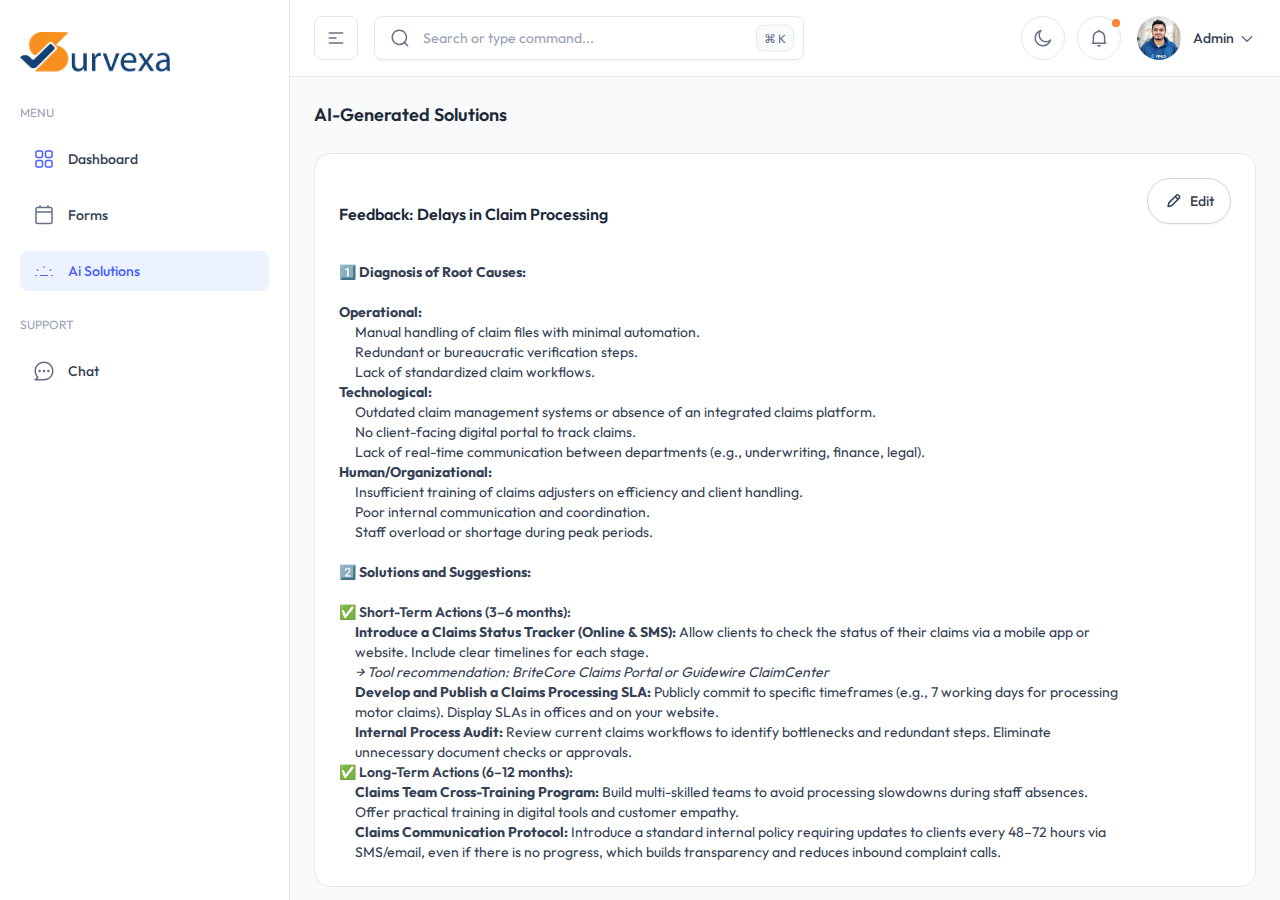
<file: screens/Ai Solutions.html>
<!DOCTYPE html>
<html lang="en">
  <head>
    <meta charset="UTF-8" />
    <meta
      name="viewport"
      content="width=device-width, user-scalable=no, initial-scale=1.0, maximum-scale=1.0, minimum-scale=1.0"
    />
    <meta http-equiv="X-UA-Compatible" content="ie=edge" />
    <title>
       AI Solutions
    </title>
    <link rel="icon" href="favicon.ico" />
    <link href="/styles/dashboard.css" rel="stylesheet" />
  </head>
  <body
    x-data="{ page: 'admin', 'loaded': true, 'darkMode': false, 'stickyMenu': false, 'sidebarToggle': false, 'scrollTop': false }"
    x-init="
         darkMode = JSON.parse(localStorage.getItem('darkMode'));
         $watch('darkMode', value => localStorage.setItem('darkMode', JSON.stringify(value)))"
    :class="{'dark bg-gray-900': darkMode === true}"
  >
    <!-- ===== Preloader Start ===== -->
    <div
      x-show="loaded"
      x-init="window.addEventListener('DOMContentLoaded', () => {setTimeout(() => loaded = false, 500)})"
      class="fixed left-0 top-0 z-999999 flex h-screen w-screen items-center justify-center bg-white dark:bg-black"
    >
      <div
        class="h-16 w-16 animate-spin rounded-full border-4 border-solid border-brand-500 border-t-transparent"
      ></div>
    </div>

    <!-- ===== Preloader End ===== -->

    <!-- ===== Page Wrapper Start ===== -->
    <div class="flex h-screen overflow-hidden">
      <!-- ===== Sidebar Start ===== -->
      <aside
        :class="sidebarToggle ? 'translate-x-0 lg:w-[90px]' : '-translate-x-full'"
        class="sidebar fixed top-0 left-0 z-9999 flex h-screen w-[290px] flex-col overflow-y-auto border-r border-gray-200 bg-white px-5 transition-all duration-300 lg:static lg:translate-x-0 dark:border-gray-800 dark:bg-black"
        @click.outside="sidebarToggle = false"
      >
        <!-- SIDEBAR HEADER -->
        <div
          :class="sidebarToggle ? 'justify-center' : 'justify-between'"
          class="sidebar-header flex items-center gap-2 pt-8 pb-7"
          style="width: 150px;"
        >
          <a href="index.html">
            <span class="logo" :class="sidebarToggle ? 'hidden' : ''">
              <img
                class="dark:hidden"
                src="../assets/images/logo/logo.png"
                alt="Logo"
              />
              <img
                class="hidden dark:block"
                src="../assets/images/logo/logo-dark.png"
                alt="Logo"
              />
            </span>

            <img
              class="logo-icon logo"   style="width: 40px; position:relative; left:-53px"
              :class="sidebarToggle ? 'lg:block' : 'hidden'"
              src="../assets/images/logo/logo-icon.png"
              alt="Logo"
            />
          </a>
        </div>
        <!-- SIDEBAR HEADER -->

        <div
          class="no-scrollbar flex flex-col overflow-y-auto duration-300 ease-linear"
        >
          <!-- Sidebar Menu -->
          <nav x-data="{selected: $persist('Dashboard')}">
            <!-- Menu Group -->
            <div>
              <h3 class="mb-4 text-xs leading-[20px] text-gray-400 uppercase">
                <span
                  class="menu-group-title"
                  :class="sidebarToggle ? 'lg:hidden' : ''"
                >
                  MENU
                </span>

                <svg
                  :class="sidebarToggle ? 'lg:block hidden' : 'hidden'"
                  class="menu-group-icon mx-auto fill-current"
                  width="24"
                  height="24"
                  viewBox="0 0 24 24"
                  fill="none"
                  xmlns="http://www.w3.org/2000/svg"
                >
                  <path
                    fill-rule="evenodd"
                    clip-rule="evenodd"
                    d="M5.99915 10.2451C6.96564 10.2451 7.74915 11.0286 7.74915 11.9951V12.0051C7.74915 12.9716 6.96564 13.7551 5.99915 13.7551C5.03265 13.7551 4.24915 12.9716 4.24915 12.0051V11.9951C4.24915 11.0286 5.03265 10.2451 5.99915 10.2451ZM17.9991 10.2451C18.9656 10.2451 19.7491 11.0286 19.7491 11.9951V12.0051C19.7491 12.9716 18.9656 13.7551 17.9991 13.7551C17.0326 13.7551 16.2491 12.9716 16.2491 12.0051V11.9951C16.2491 11.0286 17.0326 10.2451 17.9991 10.2451ZM13.7491 11.9951C13.7491 11.0286 12.9656 10.2451 11.9991 10.2451C11.0326 10.2451 10.2491 11.0286 10.2491 11.9951V12.0051C10.2491 12.9716 11.0326 13.7551 11.9991 13.7551C12.9656 13.7551 13.7491 12.9716 13.7491 12.0051V11.9951Z"
                    fill=""
                  />
                </svg>
              </h3>

              <ul class="mb-6 flex flex-col gap-4">
                <!-- Menu Item Dashboard -->
                <li>
                <a href="/screens/dashboard.html" @click="selected = (selected === 'forms' ? '':'forms')" class="menu-item group"
                  :class=" (selected === 'forms') && (page === 'forms') ? 'menu-item-active' : 'menu-item-inactive'">
               <svg
                    :class="(selected === 'Dashboard') || (page === 'ecommerce' || page === 'analytics' || page === 'marketing' || page === 'crm' || page === 'stocks') ? 'menu-item-icon-active'  :'menu-item-icon-inactive'"
                    width="24" height="24" viewBox="0 0 24 24" fill="none" xmlns="http://www.w3.org/2000/svg">
                    <path fill-rule="evenodd" clip-rule="evenodd"
                      d="M5.5 3.25C4.25736 3.25 3.25 4.25736 3.25 5.5V8.99998C3.25 10.2426 4.25736 11.25 5.5 11.25H9C10.2426 11.25 11.25 10.2426 11.25 8.99998V5.5C11.25 4.25736 10.2426 3.25 9 3.25H5.5ZM4.75 5.5C4.75 5.08579 5.08579 4.75 5.5 4.75H9C9.41421 4.75 9.75 5.08579 9.75 5.5V8.99998C9.75 9.41419 9.41421 9.74998 9 9.74998H5.5C5.08579 9.74998 4.75 9.41419 4.75 8.99998V5.5ZM5.5 12.75C4.25736 12.75 3.25 13.7574 3.25 15V18.5C3.25 19.7426 4.25736 20.75 5.5 20.75H9C10.2426 20.75 11.25 19.7427 11.25 18.5V15C11.25 13.7574 10.2426 12.75 9 12.75H5.5ZM4.75 15C4.75 14.5858 5.08579 14.25 5.5 14.25H9C9.41421 14.25 9.75 14.5858 9.75 15V18.5C9.75 18.9142 9.41421 19.25 9 19.25H5.5C5.08579 19.25 4.75 18.9142 4.75 18.5V15ZM12.75 5.5C12.75 4.25736 13.7574 3.25 15 3.25H18.5C19.7426 3.25 20.75 4.25736 20.75 5.5V8.99998C20.75 10.2426 19.7426 11.25 18.5 11.25H15C13.7574 11.25 12.75 10.2426 12.75 8.99998V5.5ZM15 4.75C14.5858 4.75 14.25 5.08579 14.25 5.5V8.99998C14.25 9.41419 14.5858 9.74998 15 9.74998H18.5C18.9142 9.74998 19.25 9.41419 19.25 8.99998V5.5C19.25 5.08579 18.9142 4.75 18.5 4.75H15ZM15 12.75C13.7574 12.75 12.75 13.7574 12.75 15V18.5C12.75 19.7426 13.7574 20.75 15 20.75H18.5C19.7426 20.75 20.75 19.7427 20.75 18.5V15C20.75 13.7574 19.7426 12.75 18.5 12.75H15ZM14.25 15C14.25 14.5858 14.5858 14.25 15 14.25H18.5C18.9142 14.25 19.25 14.5858 19.25 15V18.5C19.25 18.9142 18.9142 19.25 18.5 19.25H15C14.5858 19.25 14.25 18.9142 14.25 18.5V15Z"
                      fill="" />
                  </svg>

                  <span class="menu-item-text" :class="sidebarToggle ? 'lg:hidden' : ''">
                    Dashboard
                  </span>
                </a>
              </li>

                <!-- Menu Item Dashboard -->

                <!-- Menu Item forms -->
                <li>
                  <a
                    href="forms.html"
                    @click="selected = (selected === 'forms' ? '':'forms')"
                    class="menu-item group"
                    :class=" (selected === 'forms') && (page === 'forms') ? 'menu-item-active' : 'menu-item-inactive'"
                  >
                    <svg
                      :class="(selected === 'forms') && (page === 'forms') ? 'menu-item-icon-active'  :'menu-item-icon-inactive'"
                      width="24"
                      height="24"
                      viewBox="0 0 24 24"
                      fill="none"
                      xmlns="http://www.w3.org/2000/svg"
                    >
                      <path
                        fill-rule="evenodd"
                        clip-rule="evenodd"
                        d="M8 2C8.41421 2 8.75 2.33579 8.75 2.75V3.75H15.25V2.75C15.25 2.33579 15.5858 2 16 2C16.4142 2 16.75 2.33579 16.75 2.75V3.75H18.5C19.7426 3.75 20.75 4.75736 20.75 6V9V19C20.75 20.2426 19.7426 21.25 18.5 21.25H5.5C4.25736 21.25 3.25 20.2426 3.25 19V9V6C3.25 4.75736 4.25736 3.75 5.5 3.75H7.25V2.75C7.25 2.33579 7.58579 2 8 2ZM8 5.25H5.5C5.08579 5.25 4.75 5.58579 4.75 6V8.25H19.25V6C19.25 5.58579 18.9142 5.25 18.5 5.25H16H8ZM19.25 9.75H4.75V19C4.75 19.4142 5.08579 19.75 5.5 19.75H18.5C18.9142 19.75 19.25 19.4142 19.25 19V9.75Z"
                        fill=""
                      />
                    </svg>

                    <span
                      class="menu-item-text"
                      :class="sidebarToggle ? 'lg:hidden' : ''"
                    >
                      Forms
                    </span>
                  </a>
                </li>
                <!-- Menu Item forms -->

                <!-- Menu Item Profile -->
            <li>
                <a href="forms.html" @click="selected = (selected === 'forms' ? '':'forms')" class="menu-item group menu-item-active"
               >
                                  <svg                          class="menu-item-icon-active"

 fill="" width="24px" height="24px" viewBox="0 0 32 32" version="1.1" xmlns="http://www.w3.org/2000/svg">
<title>brightness-low-keyboard</title>
<path d="M6 21.25h-1c-0.414 0-0.75 0.336-0.75 0.75s0.336 0.75 0.75 0.75v0h1c0.414 0 0.75-0.336 0.75-0.75s-0.336-0.75-0.75-0.75v0zM27 21.25h-1c-0.414 0-0.75 0.336-0.75 0.75s0.336 0.75 0.75 0.75v0h1c0.414 0 0.75-0.336 0.75-0.75s-0.336-0.75-0.75-0.75v0zM7.627 13.668c-0.135-0.131-0.319-0.212-0.523-0.212-0.414 0-0.75 0.336-0.75 0.75 0 0.203 0.081 0.388 0.213 0.523l-0-0 0.933 0.934c0.135 0.131 0.319 0.212 0.523 0.212 0.414 0 0.75-0.336 0.75-0.75 0-0.203-0.081-0.388-0.212-0.523l0 0zM21 21.25h-10c-0.414 0-0.75 0.336-0.75 0.75s0.336 0.75 0.75 0.75v0h10c0.414 0 0.75-0.336 0.75-0.75s-0.336-0.75-0.75-0.75v0zM16 11.75c0.414-0 0.75-0.336 0.75-0.75v0-1c0-0.414-0.336-0.75-0.75-0.75s-0.75 0.336-0.75 0.75v0 1c0 0.414 0.336 0.75 0.75 0.75v0zM25.465 13.668c-0.136-0.136-0.324-0.22-0.531-0.22s-0.395 0.084-0.531 0.22v0l-0.934 0.934c-0.136 0.136-0.219 0.323-0.219 0.53 0 0.415 0.336 0.751 0.751 0.751 0.208 0 0.395-0.084 0.531-0.22v0l0.934-0.934c0.135-0.136 0.218-0.323 0.218-0.53s-0.083-0.394-0.218-0.53l0 0z"></path>
</svg>

                  <span class="menu-item-text" :class="sidebarToggle ? 'lg:hidden' : ''">
                    Ai Solutions
                  </span>
                </a>
              </li>
                <!-- Menu Item Profile -->

                <!-- Menu Item Pages -->
              </ul>
            </div>

            <!-- Support Group -->
            <div>
              <h3 class="mb-4 text-xs leading-[20px] text-gray-400 uppercase">
                <span
                  class="menu-group-title"
                  :class="sidebarToggle ? 'lg:hidden' : ''"
                >
                  Support
                </span>

                <svg
                  :class="sidebarToggle ? 'lg:block hidden' : 'hidden'"
                  class="menu-group-icon mx-auto fill-current"
                  width="24"
                  height="24"
                  viewBox="0 0 24 24"
                  fill="none"
                  xmlns="http://www.w3.org/2000/svg"
                >
                  <path
                    fill-rule="evenodd"
                    clip-rule="evenodd"
                    d="M5.99915 10.2451C6.96564 10.2451 7.74915 11.0286 7.74915 11.9951V12.0051C7.74915 12.9716 6.96564 13.7551 5.99915 13.7551C5.03265 13.7551 4.24915 12.9716 4.24915 12.0051V11.9951C4.24915 11.0286 5.03265 10.2451 5.99915 10.2451ZM17.9991 10.2451C18.9656 10.2451 19.7491 11.0286 19.7491 11.9951V12.0051C19.7491 12.9716 18.9656 13.7551 17.9991 13.7551C17.0326 13.7551 16.2491 12.9716 16.2491 12.0051V11.9951C16.2491 11.0286 17.0326 10.2451 17.9991 10.2451ZM13.7491 11.9951C13.7491 11.0286 12.9656 10.2451 11.9991 10.2451C11.0326 10.2451 10.2491 11.0286 10.2491 11.9951V12.0051C10.2491 12.9716 11.0326 13.7551 11.9991 13.7551C12.9656 13.7551 13.7491 12.9716 13.7491 12.0051V11.9951Z"
                    fill=""
                  />
                </svg>
              </h3>

              <ul class="mb-6 flex flex-col gap-4">
                <!-- Menu Item Chat -->
                <li>
                  <a
                    href="chat.html"
                    @click="selected = (selected === 'Chat' ? '':'Chat')"
                    class="menu-item group"
                    :class=" (selected === 'Chat') && (page === 'chat') ? 'menu-item-active' : 'menu-item-inactive'"
                  >
                    <svg
                      :class="(selected === 'Chat') && (page === 'chat') ? 'menu-item-icon-active'  :'menu-item-icon-inactive'"
                      width="24"
                      height="24"
                      viewBox="0 0 24 24"
                      fill="none"
                      xmlns="http://www.w3.org/2000/svg"
                    >
                      <path
                        fill-rule="evenodd"
                        clip-rule="evenodd"
                        d="M4.00002 12.0957C4.00002 7.67742 7.58174 4.0957 12 4.0957C16.4183 4.0957 20 7.67742 20 12.0957C20 16.514 16.4183 20.0957 12 20.0957H5.06068L6.34317 18.8132C6.48382 18.6726 6.56284 18.4818 6.56284 18.2829C6.56284 18.084 6.48382 17.8932 6.34317 17.7526C4.89463 16.304 4.00002 14.305 4.00002 12.0957ZM12 2.5957C6.75332 2.5957 2.50002 6.849 2.50002 12.0957C2.50002 14.4488 3.35633 16.603 4.77303 18.262L2.71969 20.3154C2.50519 20.5299 2.44103 20.8525 2.55711 21.1327C2.6732 21.413 2.94668 21.5957 3.25002 21.5957H12C17.2467 21.5957 21.5 17.3424 21.5 12.0957C21.5 6.849 17.2467 2.5957 12 2.5957ZM7.62502 10.8467C6.93467 10.8467 6.37502 11.4063 6.37502 12.0967C6.37502 12.787 6.93467 13.3467 7.62502 13.3467H7.62512C8.31548 13.3467 8.87512 12.787 8.87512 12.0967C8.87512 11.4063 8.31548 10.8467 7.62512 10.8467H7.62502ZM10.75 12.0967C10.75 11.4063 11.3097 10.8467 12 10.8467H12.0001C12.6905 10.8467 13.2501 11.4063 13.2501 12.0967C13.2501 12.787 12.6905 13.3467 12.0001 13.3467H12C11.3097 13.3467 10.75 12.787 10.75 12.0967ZM16.375 10.8467C15.6847 10.8467 15.125 11.4063 15.125 12.0967C15.125 12.787 15.6847 13.3467 16.375 13.3467H16.3751C17.0655 13.3467 17.6251 12.787 17.6251 12.0967C17.6251 11.4063 17.0655 10.8467 16.3751 10.8467H16.375Z"
                        fill=""
                      />
                    </svg>

                    <span
                      class="menu-item-text"
                      :class="sidebarToggle ? 'lg:hidden' : ''"
                    >
                      Chat
                    </span>
                  </a>
                </li>
                <!-- Menu Item Chat -->

              </ul>
            </div>
          </nav>
          <!-- Sidebar Menu -->
             <div style="height: 4rem">

             </div>
          <!-- Promo Box -->
             
          <!-- Promo Box -->
        </div>
      </aside>

      <!-- ===== Sidebar End ===== -->

      <!-- ===== Content Area Start ===== -->
      <div
        class="relative flex flex-1 flex-col overflow-y-auto overflow-x-hidden"
      >
        <!-- Small Device Overlay Start -->
        <div
          :class="sidebarToggle ? 'block lg:hidden' : 'hidden'"
          class="fixed z-9 h-screen w-full bg-gray-900/50"
        ></div>
        <!-- Small Device Overlay End -->

        <!-- ===== Header Start ===== -->
        <header
          x-data="{menuToggle: false}"
          class="sticky top-0 z-99999 flex w-full border-gray-200 bg-white dark:border-gray-800 dark:bg-gray-900 lg:border-b"
        >
          <div
            class="flex grow flex-col items-center justify-between lg:flex-row lg:px-6"
          >
            <div
              class="flex w-full items-center justify-between gap-2 border-b border-gray-200 px-3 py-3 dark:border-gray-800 sm:gap-4 lg:justify-normal lg:border-b-0 lg:px-0 lg:py-4"
            >
              <!-- Hamburger Toggle BTN -->
              <button
                :class="sidebarToggle ? 'lg:bg-transparent dark:lg:bg-transparent bg-gray-100 dark:bg-gray-800' : ''"
                class="z-99999 flex h-10 w-10 items-center justify-center rounded-lg border-gray-200 text-gray-500 dark:border-gray-800 dark:text-gray-400 lg:h-11 lg:w-11 lg:border"
                @click.stop="sidebarToggle = !sidebarToggle"
              >
                <svg
                  class="hidden fill-current lg:block"
                  width="16"
                  height="12"
                  viewBox="0 0 16 12"
                  fill="none"
                  xmlns="http://www.w3.org/2000/svg"
                >
                  <path
                    fill-rule="evenodd"
                    clip-rule="evenodd"
                    d="M0.583252 1C0.583252 0.585788 0.919038 0.25 1.33325 0.25H14.6666C15.0808 0.25 15.4166 0.585786 15.4166 1C15.4166 1.41421 15.0808 1.75 14.6666 1.75L1.33325 1.75C0.919038 1.75 0.583252 1.41422 0.583252 1ZM0.583252 11C0.583252 10.5858 0.919038 10.25 1.33325 10.25L14.6666 10.25C15.0808 10.25 15.4166 10.5858 15.4166 11C15.4166 11.4142 15.0808 11.75 14.6666 11.75L1.33325 11.75C0.919038 11.75 0.583252 11.4142 0.583252 11ZM1.33325 5.25C0.919038 5.25 0.583252 5.58579 0.583252 6C0.583252 6.41421 0.919038 6.75 1.33325 6.75L7.99992 6.75C8.41413 6.75 8.74992 6.41421 8.74992 6C8.74992 5.58579 8.41413 5.25 7.99992 5.25L1.33325 5.25Z"
                    fill=""
                  />
                </svg>

                <svg
                  :class="sidebarToggle ? 'hidden' : 'block lg:hidden'"
                  class="fill-current lg:hidden"
                  width="24"
                  height="24"
                  viewBox="0 0 24 24"
                  fill="none"
                  xmlns="http://www.w3.org/2000/svg"
                >
                  <path
                    fill-rule="evenodd"
                    clip-rule="evenodd"
                    d="M3.25 6C3.25 5.58579 3.58579 5.25 4 5.25L20 5.25C20.4142 5.25 20.75 5.58579 20.75 6C20.75 6.41421 20.4142 6.75 20 6.75L4 6.75C3.58579 6.75 3.25 6.41422 3.25 6ZM3.25 18C3.25 17.5858 3.58579 17.25 4 17.25L20 17.25C20.4142 17.25 20.75 17.5858 20.75 18C20.75 18.4142 20.4142 18.75 20 18.75L4 18.75C3.58579 18.75 3.25 18.4142 3.25 18ZM4 11.25C3.58579 11.25 3.25 11.5858 3.25 12C3.25 12.4142 3.58579 12.75 4 12.75L12 12.75C12.4142 12.75 12.75 12.4142 12.75 12C12.75 11.5858 12.4142 11.25 12 11.25L4 11.25Z"
                    fill=""
                  />
                </svg>

                <!-- cross icon -->
                <svg
                  :class="sidebarToggle ? 'block lg:hidden' : 'hidden'"
                  class="fill-current"
                  width="24"
                  height="24"
                  viewBox="0 0 24 24"
                  fill="none"
                  xmlns="http://www.w3.org/2000/svg"
                >
                  <path
                    fill-rule="evenodd"
                    clip-rule="evenodd"
                    d="M6.21967 7.28131C5.92678 6.98841 5.92678 6.51354 6.21967 6.22065C6.51256 5.92775 6.98744 5.92775 7.28033 6.22065L11.999 10.9393L16.7176 6.22078C17.0105 5.92789 17.4854 5.92788 17.7782 6.22078C18.0711 6.51367 18.0711 6.98855 17.7782 7.28144L13.0597 12L17.7782 16.7186C18.0711 17.0115 18.0711 17.4863 17.7782 17.7792C17.4854 18.0721 17.0105 18.0721 16.7176 17.7792L11.999 13.0607L7.28033 17.7794C6.98744 18.0722 6.51256 18.0722 6.21967 17.7794C5.92678 17.4865 5.92678 17.0116 6.21967 16.7187L10.9384 12L6.21967 7.28131Z"
                    fill=""
                  />
                </svg>
              </button>
              <!-- Hamburger Toggle BTN -->

              <a href="index.html" class="lg:hidden"   style="width: 100px;">
                <img
                  class="dark:hidden"
                  src="../assets/images/logo/logo.png"

                  alt="Logo"
                />
                <img
                  class="hidden dark:block"
                  src="../assets/images/logo/logo-dark.png"
                  alt="Logo"
                />
              </a>

              <!-- Application nav menu button -->
              <button
                class="z-99999 flex h-10 w-10 items-center justify-center rounded-lg text-gray-700 hover:bg-gray-100 dark:text-gray-400 dark:hover:bg-gray-800 lg:hidden"
                :class="menuToggle ? 'bg-gray-100 dark:bg-gray-800' : ''"
                @click.stop="menuToggle = !menuToggle"
              >
                <svg
                  class="fill-current"
                  width="24"
                  height="24"
                  viewBox="0 0 24 24"
                  fill="none"
                  xmlns="http://www.w3.org/2000/svg"
                >
                  <path
                    fill-rule="evenodd"
                    clip-rule="evenodd"
                    d="M5.99902 10.4951C6.82745 10.4951 7.49902 11.1667 7.49902 11.9951V12.0051C7.49902 12.8335 6.82745 13.5051 5.99902 13.5051C5.1706 13.5051 4.49902 12.8335 4.49902 12.0051V11.9951C4.49902 11.1667 5.1706 10.4951 5.99902 10.4951ZM17.999 10.4951C18.8275 10.4951 19.499 11.1667 19.499 11.9951V12.0051C19.499 12.8335 18.8275 13.5051 17.999 13.5051C17.1706 13.5051 16.499 12.8335 16.499 12.0051V11.9951C16.499 11.1667 17.1706 10.4951 17.999 10.4951ZM13.499 11.9951C13.499 11.1667 12.8275 10.4951 11.999 10.4951C11.1706 10.4951 10.499 11.1667 10.499 11.9951V12.0051C10.499 12.8335 11.1706 13.5051 11.999 13.5051C12.8275 13.5051 13.499 12.8335 13.499 12.0051V11.9951Z"
                    fill=""
                  />
                </svg>
              </button>
              <!-- Application nav menu button -->

              <div class="hidden lg:block">
                <form>
                  <div class="relative">
                    <span
                      class="pointer-events-none absolute left-4 top-1/2 -translate-y-1/2"
                    >
                      <svg
                        class="fill-gray-500 dark:fill-gray-400"
                        width="20"
                        height="20"
                        viewBox="0 0 20 20"
                        fill="none"
                        xmlns="http://www.w3.org/2000/svg"
                      >
                        <path
                          fill-rule="evenodd"
                          clip-rule="evenodd"
                          d="M3.04175 9.37363C3.04175 5.87693 5.87711 3.04199 9.37508 3.04199C12.8731 3.04199 15.7084 5.87693 15.7084 9.37363C15.7084 12.8703 12.8731 15.7053 9.37508 15.7053C5.87711 15.7053 3.04175 12.8703 3.04175 9.37363ZM9.37508 1.54199C5.04902 1.54199 1.54175 5.04817 1.54175 9.37363C1.54175 13.6991 5.04902 17.2053 9.37508 17.2053C11.2674 17.2053 13.003 16.5344 14.357 15.4176L17.177 18.238C17.4699 18.5309 17.9448 18.5309 18.2377 18.238C18.5306 17.9451 18.5306 17.4703 18.2377 17.1774L15.418 14.3573C16.5365 13.0033 17.2084 11.2669 17.2084 9.37363C17.2084 5.04817 13.7011 1.54199 9.37508 1.54199Z"
                          fill=""
                        />
                      </svg>
                    </span>
                    <input
                      id="search-input"
                      type="text"
                      placeholder="Search or type command..."
                      class="dark:bg-dark-900 h-11 w-full rounded-lg border border-gray-200 bg-transparent py-2.5 pl-12 pr-14 text-sm text-gray-800 shadow-theme-xs placeholder:text-gray-400 focus:border-brand-300 focus:outline-hidden focus:ring-3 focus:ring-brand-500/10 dark:border-gray-800 dark:bg-gray-900 dark:bg-white/[0.03] dark:text-white/90 dark:placeholder:text-white/30 dark:focus:border-brand-800 xl:w-[430px]"
                    />

                    <button
                      id="search-button"
                      class="absolute right-2.5 top-1/2 inline-flex -translate-y-1/2 items-center gap-0.5 rounded-lg border border-gray-200 bg-gray-50 px-[7px] py-[4.5px] text-xs -tracking-[0.2px] text-gray-500 dark:border-gray-800 dark:bg-white/[0.03] dark:text-gray-400"
                    >
                      <span> ⌘ </span>
                      <span> K </span>
                    </button>
                  </div>
                </form>
              </div>
            </div>

            <div
              :class="menuToggle ? 'flex' : 'hidden'"
              class="w-full items-center justify-between gap-4 px-5 py-4 shadow-theme-md lg:flex lg:justify-end lg:px-0 lg:shadow-none"
            >
              <div class="flex items-center gap-2 2xsm:gap-3">
                <!-- Dark Mode Toggler -->
                <button
                  class="hover:text-dark-900 relative flex h-11 w-11 items-center justify-center rounded-full border border-gray-200 bg-white text-gray-500 transition-colors hover:bg-gray-100 hover:text-gray-700 dark:border-gray-800 dark:bg-gray-900 dark:text-gray-400 dark:hover:bg-gray-800 dark:hover:text-white"
                  @click.prevent="darkMode = !darkMode"
                >
                  <svg
                    class="hidden dark:block"
                    width="20"
                    height="20"
                    viewBox="0 0 20 20"
                    fill="none"
                    xmlns="http://www.w3.org/2000/svg"
                  >
                    <path
                      fill-rule="evenodd"
                      clip-rule="evenodd"
                      d="M9.99998 1.5415C10.4142 1.5415 10.75 1.87729 10.75 2.2915V3.5415C10.75 3.95572 10.4142 4.2915 9.99998 4.2915C9.58577 4.2915 9.24998 3.95572 9.24998 3.5415V2.2915C9.24998 1.87729 9.58577 1.5415 9.99998 1.5415ZM10.0009 6.79327C8.22978 6.79327 6.79402 8.22904 6.79402 10.0001C6.79402 11.7712 8.22978 13.207 10.0009 13.207C11.772 13.207 13.2078 11.7712 13.2078 10.0001C13.2078 8.22904 11.772 6.79327 10.0009 6.79327ZM5.29402 10.0001C5.29402 7.40061 7.40135 5.29327 10.0009 5.29327C12.6004 5.29327 14.7078 7.40061 14.7078 10.0001C14.7078 12.5997 12.6004 14.707 10.0009 14.707C7.40135 14.707 5.29402 12.5997 5.29402 10.0001ZM15.9813 5.08035C16.2742 4.78746 16.2742 4.31258 15.9813 4.01969C15.6884 3.7268 15.2135 3.7268 14.9207 4.01969L14.0368 4.90357C13.7439 5.19647 13.7439 5.67134 14.0368 5.96423C14.3297 6.25713 14.8045 6.25713 15.0974 5.96423L15.9813 5.08035ZM18.4577 10.0001C18.4577 10.4143 18.1219 10.7501 17.7077 10.7501H16.4577C16.0435 10.7501 15.7077 10.4143 15.7077 10.0001C15.7077 9.58592 16.0435 9.25013 16.4577 9.25013H17.7077C18.1219 9.25013 18.4577 9.58592 18.4577 10.0001ZM14.9207 15.9806C15.2135 16.2735 15.6884 16.2735 15.9813 15.9806C16.2742 15.6877 16.2742 15.2128 15.9813 14.9199L15.0974 14.036C14.8045 13.7431 14.3297 13.7431 14.0368 14.036C13.7439 14.3289 13.7439 14.8038 14.0368 15.0967L14.9207 15.9806ZM9.99998 15.7088C10.4142 15.7088 10.75 16.0445 10.75 16.4588V17.7088C10.75 18.123 10.4142 18.4588 9.99998 18.4588C9.58577 18.4588 9.24998 18.123 9.24998 17.7088V16.4588C9.24998 16.0445 9.58577 15.7088 9.99998 15.7088ZM5.96356 15.0972C6.25646 14.8043 6.25646 14.3295 5.96356 14.0366C5.67067 13.7437 5.1958 13.7437 4.9029 14.0366L4.01902 14.9204C3.72613 15.2133 3.72613 15.6882 4.01902 15.9811C4.31191 16.274 4.78679 16.274 5.07968 15.9811L5.96356 15.0972ZM4.29224 10.0001C4.29224 10.4143 3.95645 10.7501 3.54224 10.7501H2.29224C1.87802 10.7501 1.54224 10.4143 1.54224 10.0001C1.54224 9.58592 1.87802 9.25013 2.29224 9.25013H3.54224C3.95645 9.25013 4.29224 9.58592 4.29224 10.0001ZM4.9029 5.9637C5.1958 6.25659 5.67067 6.25659 5.96356 5.9637C6.25646 5.6708 6.25646 5.19593 5.96356 4.90303L5.07968 4.01915C4.78679 3.72626 4.31191 3.72626 4.01902 4.01915C3.72613 4.31204 3.72613 4.78692 4.01902 5.07981L4.9029 5.9637Z"
                      fill="currentColor"
                    />
                  </svg>
                  <svg
                    class="dark:hidden"
                    width="20"
                    height="20"
                    viewBox="0 0 20 20"
                    fill="none"
                    xmlns="http://www.w3.org/2000/svg"
                  >
                    <path
                      d="M17.4547 11.97L18.1799 12.1611C18.265 11.8383 18.1265 11.4982 17.8401 11.3266C17.5538 11.1551 17.1885 11.1934 16.944 11.4207L17.4547 11.97ZM8.0306 2.5459L8.57989 3.05657C8.80718 2.81209 8.84554 2.44682 8.67398 2.16046C8.50243 1.8741 8.16227 1.73559 7.83948 1.82066L8.0306 2.5459ZM12.9154 13.0035C9.64678 13.0035 6.99707 10.3538 6.99707 7.08524H5.49707C5.49707 11.1823 8.81835 14.5035 12.9154 14.5035V13.0035ZM16.944 11.4207C15.8869 12.4035 14.4721 13.0035 12.9154 13.0035V14.5035C14.8657 14.5035 16.6418 13.7499 17.9654 12.5193L16.944 11.4207ZM16.7295 11.7789C15.9437 14.7607 13.2277 16.9586 10.0003 16.9586V18.4586C13.9257 18.4586 17.2249 15.7853 18.1799 12.1611L16.7295 11.7789ZM10.0003 16.9586C6.15734 16.9586 3.04199 13.8433 3.04199 10.0003H1.54199C1.54199 14.6717 5.32892 18.4586 10.0003 18.4586V16.9586ZM3.04199 10.0003C3.04199 6.77289 5.23988 4.05695 8.22173 3.27114L7.83948 1.82066C4.21532 2.77574 1.54199 6.07486 1.54199 10.0003H3.04199ZM6.99707 7.08524C6.99707 5.52854 7.5971 4.11366 8.57989 3.05657L7.48132 2.03522C6.25073 3.35885 5.49707 5.13487 5.49707 7.08524H6.99707Z"
                      fill="currentColor"
                    />
                  </svg>
                </button>
                <!-- Dark Mode Toggler -->

                <!-- Notification Menu Area -->
                <div
                  class="relative"
                  x-data="{ dropdownOpen: false, notifying: true }"
                  @click.outside="dropdownOpen = false"
                >
                  <button
                    class="hover:text-dark-900 relative flex h-11 w-11 items-center justify-center rounded-full border border-gray-200 bg-white text-gray-500 transition-colors hover:bg-gray-100 hover:text-gray-700 dark:border-gray-800 dark:bg-gray-900 dark:text-gray-400 dark:hover:bg-gray-800 dark:hover:text-white"
                    @click.prevent="dropdownOpen = ! dropdownOpen; notifying = false"
                  >
                    <span
                      :class="!notifying ? 'hidden' : 'flex'"
                      class="absolute right-0 top-0.5 z-1 h-2 w-2 rounded-full bg-orange-400"
                    >
                      <span
                        class="absolute -z-1 inline-flex h-full w-full animate-ping rounded-full bg-orange-400 opacity-75"
                      ></span>
                    </span>
                    <svg
                      class="fill-current"
                      width="20"
                      height="20"
                      viewBox="0 0 20 20"
                      fill="none"
                      xmlns="http://www.w3.org/2000/svg"
                    >
                      <path
                        fill-rule="evenodd"
                        clip-rule="evenodd"
                        d="M10.75 2.29248C10.75 1.87827 10.4143 1.54248 10 1.54248C9.58583 1.54248 9.25004 1.87827 9.25004 2.29248V2.83613C6.08266 3.20733 3.62504 5.9004 3.62504 9.16748V14.4591H3.33337C2.91916 14.4591 2.58337 14.7949 2.58337 15.2091C2.58337 15.6234 2.91916 15.9591 3.33337 15.9591H4.37504H15.625H16.6667C17.0809 15.9591 17.4167 15.6234 17.4167 15.2091C17.4167 14.7949 17.0809 14.4591 16.6667 14.4591H16.375V9.16748C16.375 5.9004 13.9174 3.20733 10.75 2.83613V2.29248ZM14.875 14.4591V9.16748C14.875 6.47509 12.6924 4.29248 10 4.29248C7.30765 4.29248 5.12504 6.47509 5.12504 9.16748V14.4591H14.875ZM8.00004 17.7085C8.00004 18.1228 8.33583 18.4585 8.75004 18.4585H11.25C11.6643 18.4585 12 18.1228 12 17.7085C12 17.2943 11.6643 16.9585 11.25 16.9585H8.75004C8.33583 16.9585 8.00004 17.2943 8.00004 17.7085Z"
                        fill=""
                      />
                    </svg>
                  </button>

                  <!-- Dropdown Start -->
                  <div
                    x-show="dropdownOpen"
                    class="absolute -right-[240px] mt-[17px] flex h-[480px] w-[350px] flex-col rounded-2xl border border-gray-200 bg-white p-3 shadow-theme-lg dark:border-gray-800 dark:bg-gray-dark sm:w-[361px] lg:right-0"
                  >
                    <div
                      class="mb-3 flex items-center justify-between border-b border-gray-100 pb-3 dark:border-gray-800"
                    >
                      <h5
                        class="text-lg font-semibold text-gray-800 dark:text-white/90"
                      >
                        Notification
                      </h5>

                      <button
                        @click="dropdownOpen = false"
                        class="text-gray-500 dark:text-gray-400"
                      >
                        <svg
                          class="fill-current"
                          width="24"
                          height="24"
                          viewBox="0 0 24 24"
                          fill="none"
                          xmlns="http://www.w3.org/2000/svg"
                        >
                          <path
                            fill-rule="evenodd"
                            clip-rule="evenodd"
                            d="M6.21967 7.28131C5.92678 6.98841 5.92678 6.51354 6.21967 6.22065C6.51256 5.92775 6.98744 5.92775 7.28033 6.22065L11.999 10.9393L16.7176 6.22078C17.0105 5.92789 17.4854 5.92788 17.7782 6.22078C18.0711 6.51367 18.0711 6.98855 17.7782 7.28144L13.0597 12L17.7782 16.7186C18.0711 17.0115 18.0711 17.4863 17.7782 17.7792C17.4854 18.0721 17.0105 18.0721 16.7176 17.7792L11.999 13.0607L7.28033 17.7794C6.98744 18.0722 6.51256 18.0722 6.21967 17.7794C5.92678 17.4865 5.92678 17.0116 6.21967 16.7187L10.9384 12L6.21967 7.28131Z"
                            fill=""
                          />
                        </svg>
                      </button>
                    </div>

                    <ul
                      class="custom-scrollbar flex h-auto flex-col overflow-y-auto"
                    >
                      <li>
                        <a
                          class="flex gap-3 rounded-lg border-b border-gray-100 p-3 px-4.5 py-3 hover:bg-gray-100 dark:border-gray-800 dark:hover:bg-white/5"
                          href="crm.html#"
                        >
                          <span
                            class="relative z-1 block h-10 w-full max-w-10 rounded-full"
                          >
                            <img
                              src="../assets/images/user/user-02.jpg"
                              alt="User"
                              class="overflow-hidden rounded-full"
                            />
                            <span
                              class="absolute bottom-0 right-0 z-10 h-2.5 w-full max-w-2.5 rounded-full border-[1.5px] border-white bg-success-500 dark:border-gray-900"
                            ></span>
                          </span>

                          <span class="block">
                            <span
                              class="mb-1.5 block text-theme-sm text-gray-500 dark:text-gray-400"
                            >
                              <span
                                class="font-medium text-gray-800 dark:text-white/90"
                                >Terry Franci</span
                              >
                              requests permission to change
                              <span
                                class="font-medium text-gray-800 dark:text-white/90"
                                >Project - Nganter App</span
                              >
                            </span>

                            <span
                              class="flex items-center gap-2 text-theme-xs text-gray-500 dark:text-gray-400"
                            >
                              <span>Project</span>
                              <span
                                class="h-1 w-1 rounded-full bg-gray-400"
                              ></span>
                              <span>5 min ago</span>
                            </span>
                          </span>
                        </a>
                      </li>

                  
                    </ul>

                    <a
                      href="crm.html#"
                      class="mt-3 flex justify-center rounded-lg border border-gray-300 bg-white p-3 text-theme-sm font-medium text-gray-700 shadow-theme-xs hover:bg-gray-50 hover:text-gray-800 dark:border-gray-700 dark:bg-gray-800 dark:text-gray-400 dark:hover:bg-white/[0.03] dark:hover:text-gray-200"
                    >
                      View All Notification
                    </a>
                  </div>
                  <!-- Dropdown End -->
                </div>
                <!-- Notification Menu Area -->
              </div>

              <!-- User Area -->
              <div
                class="relative"
                x-data="{ dropdownOpen: false }"
                @click.outside="dropdownOpen = false"
              >
                <a
                  class="flex items-center text-gray-700 dark:text-gray-400"
                  href="crm.html#"
                  @click.prevent="dropdownOpen = ! dropdownOpen"
                >
                  <span class="mr-3 h-11 w-11 overflow-hidden rounded-full">
                    <img src="../assets/images/user/owner.jpg" alt="User" />
                  </span>

                  <span class="mr-1 block text-theme-sm font-medium">
                    Admin
                  </span>

                  <svg
                    :class="dropdownOpen && 'rotate-180'"
                    class="stroke-gray-500 dark:stroke-gray-400"
                    width="18"
                    height="20"
                    viewBox="0 0 18 20"
                    fill="none"
                    xmlns="http://www.w3.org/2000/svg"
                  >
                    <path
                      d="M4.3125 8.65625L9 13.3437L13.6875 8.65625"
                      stroke=""
                      stroke-width="1.5"
                      stroke-linecap="round"
                      stroke-linejoin="round"
                    />
                  </svg>
                </a>

                <!-- Dropdown Start -->
                <div
                  x-show="dropdownOpen"
                  class="absolute right-0 mt-[17px] flex w-[260px] flex-col rounded-2xl border border-gray-200 bg-white p-3 shadow-theme-lg dark:border-gray-800 dark:bg-gray-dark"
                >
                  <div>
                    <span
                      class="block text-theme-sm font-medium text-gray-700 dark:text-gray-400"
                    >
                      Admin 
                    </span>
                    <span
                      class="mt-0.5 block text-theme-xs text-gray-500 dark:text-gray-400"
                    >
                      <a
                        href="https://demo.tailadmin.com/cdn-cgi/l/email-protection"
                        class="__cf_email__"
                        data-cfemail="b3c1d2ddd7dcdec6c0d6c1f3c3daded9dc9dd0dcde"
                        >[email&#160;protected]</a
                      >
                    </span>
                  </div>

                  <ul
                    class="flex flex-col gap-1 border-b border-gray-200 pb-3 pt-4 dark:border-gray-800"
                  >
                    <li>
                      <a
                        href="profile.html"
                        class="group flex items-center gap-3 rounded-lg px-3 py-2 text-theme-sm font-medium text-gray-700 hover:bg-gray-100 hover:text-gray-700 dark:text-gray-400 dark:hover:bg-white/5 dark:hover:text-gray-300"
                      >
                        <svg
                          class="fill-gray-500 group-hover:fill-gray-700 dark:fill-gray-400 dark:group-hover:fill-gray-300"
                          width="24"
                          height="24"
                          viewBox="0 0 24 24"
                          fill="none"
                          xmlns="http://www.w3.org/2000/svg"
                        >
                          <path
                            fill-rule="evenodd"
                            clip-rule="evenodd"
                            d="M12 3.5C7.30558 3.5 3.5 7.30558 3.5 12C3.5 14.1526 4.3002 16.1184 5.61936 17.616C6.17279 15.3096 8.24852 13.5955 10.7246 13.5955H13.2746C15.7509 13.5955 17.8268 15.31 18.38 17.6167C19.6996 16.119 20.5 14.153 20.5 12C20.5 7.30558 16.6944 3.5 12 3.5ZM17.0246 18.8566V18.8455C17.0246 16.7744 15.3457 15.0955 13.2746 15.0955H10.7246C8.65354 15.0955 6.97461 16.7744 6.97461 18.8455V18.856C8.38223 19.8895 10.1198 20.5 12 20.5C13.8798 20.5 15.6171 19.8898 17.0246 18.8566ZM2 12C2 6.47715 6.47715 2 12 2C17.5228 2 22 6.47715 22 12C22 17.5228 17.5228 22 12 22C6.47715 22 2 17.5228 2 12ZM11.9991 7.25C10.8847 7.25 9.98126 8.15342 9.98126 9.26784C9.98126 10.3823 10.8847 11.2857 11.9991 11.2857C13.1135 11.2857 14.0169 10.3823 14.0169 9.26784C14.0169 8.15342 13.1135 7.25 11.9991 7.25ZM8.48126 9.26784C8.48126 7.32499 10.0563 5.75 11.9991 5.75C13.9419 5.75 15.5169 7.32499 15.5169 9.26784C15.5169 11.2107 13.9419 12.7857 11.9991 12.7857C10.0563 12.7857 8.48126 11.2107 8.48126 9.26784Z"
                            fill=""
                          />
                        </svg>
                        Edit profile
                      </a>
                    </li>
                    <li>
                      <a
                        href="chat.html"
                        class="group flex items-center gap-3 rounded-lg px-3 py-2 text-theme-sm font-medium text-gray-700 hover:bg-gray-100 hover:text-gray-700 dark:text-gray-400 dark:hover:bg-white/5 dark:hover:text-gray-300"
                      >
                        <svg
                          class="fill-gray-500 group-hover:fill-gray-700 dark:fill-gray-400 dark:group-hover:fill-gray-300"
                          width="24"
                          height="24"
                          viewBox="0 0 24 24"
                          fill="none"
                          xmlns="http://www.w3.org/2000/svg"
                        >
                          <path
                            fill-rule="evenodd"
                            clip-rule="evenodd"
                            d="M10.4858 3.5L13.5182 3.5C13.9233 3.5 14.2518 3.82851 14.2518 4.23377C14.2518 5.9529 16.1129 7.02795 17.602 6.1682C17.9528 5.96567 18.4014 6.08586 18.6039 6.43667L20.1203 9.0631C20.3229 9.41407 20.2027 9.86286 19.8517 10.0655C18.3625 10.9253 18.3625 13.0747 19.8517 13.9345C20.2026 14.1372 20.3229 14.5859 20.1203 14.9369L18.6039 17.5634C18.4013 17.9142 17.9528 18.0344 17.602 17.8318C16.1129 16.9721 14.2518 18.0471 14.2518 19.7663C14.2518 20.1715 13.9233 20.5 13.5182 20.5H10.4858C10.0804 20.5 9.75182 20.1714 9.75182 19.766C9.75182 18.0461 7.88983 16.9717 6.40067 17.8314C6.04945 18.0342 5.60037 17.9139 5.39767 17.5628L3.88167 14.937C3.67903 14.586 3.79928 14.1372 4.15026 13.9346C5.63949 13.0748 5.63946 10.9253 4.15025 10.0655C3.79926 9.86282 3.67901 9.41401 3.88165 9.06303L5.39764 6.43725C5.60034 6.08617 6.04943 5.96581 6.40065 6.16858C7.88982 7.02836 9.75182 5.9539 9.75182 4.23399C9.75182 3.82862 10.0804 3.5 10.4858 3.5ZM13.5182 2L10.4858 2C9.25201 2 8.25182 3.00019 8.25182 4.23399C8.25182 4.79884 7.64013 5.15215 7.15065 4.86955C6.08213 4.25263 4.71559 4.61859 4.0986 5.68725L2.58261 8.31303C1.96575 9.38146 2.33183 10.7477 3.40025 11.3645C3.88948 11.647 3.88947 12.3531 3.40026 12.6355C2.33184 13.2524 1.96578 14.6186 2.58263 15.687L4.09863 18.3128C4.71562 19.3814 6.08215 19.7474 7.15067 19.1305C7.64015 18.8479 8.25182 19.2012 8.25182 19.766C8.25182 20.9998 9.25201 22 10.4858 22H13.5182C14.7519 22 15.7518 20.9998 15.7518 19.7663C15.7518 19.2015 16.3632 18.8487 16.852 19.1309C17.9202 19.7476 19.2862 19.3816 19.9029 18.3134L21.4193 15.6869C22.0361 14.6185 21.6701 13.2523 20.6017 12.6355C20.1125 12.3531 20.1125 11.647 20.6017 11.3645C21.6701 10.7477 22.0362 9.38152 21.4193 8.3131L19.903 5.68667C19.2862 4.61842 17.9202 4.25241 16.852 4.86917C16.3632 5.15138 15.7518 4.79856 15.7518 4.23377C15.7518 3.00024 14.7519 2 13.5182 2ZM9.6659 11.9999C9.6659 10.7103 10.7113 9.66493 12.0009 9.66493C13.2905 9.66493 14.3359 10.7103 14.3359 11.9999C14.3359 13.2895 13.2905 14.3349 12.0009 14.3349C10.7113 14.3349 9.6659 13.2895 9.6659 11.9999ZM12.0009 8.16493C9.88289 8.16493 8.1659 9.88191 8.1659 11.9999C8.1659 14.1179 9.88289 15.8349 12.0009 15.8349C14.1189 15.8349 15.8359 14.1179 15.8359 11.9999C15.8359 9.88191 14.1189 8.16493 12.0009 8.16493Z"
                            fill=""
                          />
                        </svg>
                        Account settings
                      </a>
                    </li>
                    <li>
                      <a
                        href="profile.html"
                        class="group flex items-center gap-3 rounded-lg px-3 py-2 text-theme-sm font-medium text-gray-700 hover:bg-gray-100 hover:text-gray-700 dark:text-gray-400 dark:hover:bg-white/5 dark:hover:text-gray-300"
                      >
                        <svg
                          class="fill-gray-500 group-hover:fill-gray-700 dark:fill-gray-400 dark:group-hover:fill-gray-300"
                          width="24"
                          height="24"
                          viewBox="0 0 24 24"
                          fill="none"
                          xmlns="http://www.w3.org/2000/svg"
                        >
                          <path
                            fill-rule="evenodd"
                            clip-rule="evenodd"
                            d="M3.5 12C3.5 7.30558 7.30558 3.5 12 3.5C16.6944 3.5 20.5 7.30558 20.5 12C20.5 16.6944 16.6944 20.5 12 20.5C7.30558 20.5 3.5 16.6944 3.5 12ZM12 2C6.47715 2 2 6.47715 2 12C2 17.5228 6.47715 22 12 22C17.5228 22 22 17.5228 22 12C22 6.47715 17.5228 2 12 2ZM11.0991 7.52507C11.0991 8.02213 11.5021 8.42507 11.9991 8.42507H12.0001C12.4972 8.42507 12.9001 8.02213 12.9001 7.52507C12.9001 7.02802 12.4972 6.62507 12.0001 6.62507H11.9991C11.5021 6.62507 11.0991 7.02802 11.0991 7.52507ZM12.0001 17.3714C11.5859 17.3714 11.2501 17.0356 11.2501 16.6214V10.9449C11.2501 10.5307 11.5859 10.1949 12.0001 10.1949C12.4143 10.1949 12.7501 10.5307 12.7501 10.9449V16.6214C12.7501 17.0356 12.4143 17.3714 12.0001 17.3714Z"
                            fill=""
                          />
                        </svg>
                        Support
                      </a>
                    </li>
                  </ul>
                  <button
                    class="group mt-3 flex items-center gap-3 rounded-lg px-3 py-2 text-theme-sm font-medium text-gray-700 hover:bg-gray-100 hover:text-gray-700 dark:text-gray-400 dark:hover:bg-white/5 dark:hover:text-gray-300"
                  >
                    <svg
                      class="fill-gray-500 group-hover:fill-gray-700 dark:group-hover:fill-gray-300"
                      width="24"
                      height="24"
                      viewBox="0 0 24 24"
                      fill="none"
                      xmlns="http://www.w3.org/2000/svg"
                    >
                      <path
                        fill-rule="evenodd"
                        clip-rule="evenodd"
                        d="M15.1007 19.247C14.6865 19.247 14.3507 18.9112 14.3507 18.497L14.3507 14.245H12.8507V18.497C12.8507 19.7396 13.8581 20.747 15.1007 20.747H18.5007C19.7434 20.747 20.7507 19.7396 20.7507 18.497L20.7507 5.49609C20.7507 4.25345 19.7433 3.24609 18.5007 3.24609H15.1007C13.8581 3.24609 12.8507 4.25345 12.8507 5.49609V9.74501L14.3507 9.74501V5.49609C14.3507 5.08188 14.6865 4.74609 15.1007 4.74609L18.5007 4.74609C18.9149 4.74609 19.2507 5.08188 19.2507 5.49609L19.2507 18.497C19.2507 18.9112 18.9149 19.247 18.5007 19.247H15.1007ZM3.25073 11.9984C3.25073 12.2144 3.34204 12.4091 3.48817 12.546L8.09483 17.1556C8.38763 17.4485 8.86251 17.4487 9.15549 17.1559C9.44848 16.8631 9.44863 16.3882 9.15583 16.0952L5.81116 12.7484L16.0007 12.7484C16.4149 12.7484 16.7507 12.4127 16.7507 11.9984C16.7507 11.5842 16.4149 11.2484 16.0007 11.2484L5.81528 11.2484L9.15585 7.90554C9.44864 7.61255 9.44847 7.13767 9.15547 6.84488C8.86248 6.55209 8.3876 6.55226 8.09481 6.84525L3.52309 11.4202C3.35673 11.5577 3.25073 11.7657 3.25073 11.9984Z"
                        fill=""
                      />
                    </svg>

                    Sign out
                  </button>
                </div>
                <!-- Dropdown End -->
              </div>
              <!-- User Area -->
            </div>
          </div>
        </header>
        <!-- ===== Header End ===== -->

        <!-- ===== Main Content Start ===== -->
        <main>
          <div class="mx-auto  max-w-(--breakpoint-2xl) p-4 md:p-6">
            <div class="grid grid-cols-12 gap-4 md:gap-6"  >
        

           



         <div class="col-span-12">
  <h4 class="text-lg font-semibold text-gray-800 dark:text-white/90 lg:mb-6">
    AI-Generated Solutions
  </h4>
  <div class="p-5 mb-6 border border-gray-200 rounded-2xl bg-white dark:border-gray-800 lg:p-6 dark:border-gray-700 dark:bg-gray-800 dark:text-gray-400">
    <div class="flex flex-col gap-6 lg:flex-row lg:items-start lg:justify-between">
      <div class="space-y-6">
   

        <!-- Additional Rich Text Section -->
        <div class="space-y-4 mt-6">
          <h5 class="text-base font-semibold text-gray-800 dark:text-white/90">Feedback: Delays in Claim Processing</h5>
          <div class="text-sm text-gray-700 dark:text-gray-300 space-y-2">
            <br><p><strong>1️⃣ Diagnosis of Root Causes:</strong></p> <br>

            <ul class="list-disc list-inside">
              <li><strong>Operational:</strong>
                <ul class="list-disc list-inside ml-4">
                  <li>Manual handling of claim files with minimal automation.</li>
                  <li>Redundant or bureaucratic verification steps.</li>
                  <li>Lack of standardized claim workflows.</li>
                </ul>
              </li>
              <li><strong>Technological:</strong>
                <ul class="list-disc list-inside ml-4">
                  <li>Outdated claim management systems or absence of an integrated claims platform.</li>
                  <li>No client-facing digital portal to track claims.</li>
                  <li>Lack of real-time communication between departments (e.g., underwriting, finance, legal).</li>
                </ul>
              </li>
              <li><strong>Human/Organizational:</strong>
                <ul class="list-disc list-inside ml-4">
                  <li>Insufficient training of claims adjusters on efficiency and client handling.</li>
                  <li>Poor internal communication and coordination.</li>
                  <li>Staff overload or shortage during peak periods.</li>
                </ul>
              </li>
            </ul>
       
          <br>  <p><strong>2️⃣ Solutions and Suggestions:</strong></p> <br>

            <p class="font-semibold">✅ Short-Term Actions (3–6 months):</p>
            <ul class="list-disc list-inside ml-4">
              <li><strong>Introduce a Claims Status Tracker (Online & SMS):</strong> Allow clients to check the status of their claims via a mobile app or website. Include clear timelines for each stage.
                <br><em>→ Tool recommendation: BriteCore Claims Portal or Guidewire ClaimCenter</em>
              </li>
              <li><strong>Develop and Publish a Claims Processing SLA:</strong> Publicly commit to specific timeframes (e.g., 7 working days for processing motor claims). Display SLAs in offices and on your website.</li>
              <li><strong>Internal Process Audit:</strong> Review current claims workflows to identify bottlenecks and redundant steps. Eliminate unnecessary document checks or approvals.</li>
            </ul>

            <p class="font-semibold">✅ Long-Term Actions (6–12 months):</p>
            <ul class="list-disc list-inside ml-4">
              <li><strong>Claims Team Cross-Training Program:</strong> Build multi-skilled teams to avoid processing slowdowns during staff absences. Offer practical training in digital tools and customer empathy.</li>
              <li><strong>Claims Communication Protocol:</strong> Introduce a standard internal policy requiring updates to clients every 48–72 hours via SMS/email, even if there is no progress, which builds transparency and reduces inbound complaint calls.</li>
            </ul>
          </div>
        </div>
      </div>

      <button @click="isProfileInfoModal = true" class="flex w-full items-center justify-center gap-2 rounded-full border border-gray-300 bg-white px-4 py-3 text-sm font-medium text-gray-700 shadow-theme-xs hover:bg-gray-50 hover:text-gray-800 dark:border-gray-700 dark:bg-gray-800 dark:text-gray-400 dark:hover:bg-white/[0.03] dark:hover:text-gray-200 lg:inline-flex lg:w-auto">
        <!-- Icon -->
        <svg class="fill-current" width="18" height="18" viewBox="0 0 18 18" fill="none" xmlns="http://www.w3.org/2000/svg">
          <path fill-rule="evenodd" clip-rule="evenodd" d="M15.0911 2.78206C14.2125 1.90338 12.7878 1.90338 11.9092 2.78206L4.57524 10.116C4.26682 10.4244 4.0547 10.8158 3.96468 11.2426L3.31231 14.3352C3.25997 14.5833 3.33653 14.841 3.51583 15.0203C3.69512 15.1996 3.95286 15.2761 4.20096 15.2238L7.29355 14.5714C7.72031 14.4814 8.11172 14.2693 8.42013 13.9609L15.7541 6.62695C16.6327 5.74827 16.6327 4.32365 15.7541 3.44497L15.0911 2.78206ZM12.9698 3.84272C13.2627 3.54982 13.7376 3.54982 14.0305 3.84272L14.6934 4.50563C14.9863 4.79852 14.9863 5.2734 14.6934 5.56629L14.044 6.21573L12.3204 4.49215L12.9698 3.84272ZM11.2597 5.55281L5.6359 11.1766C5.53309 11.2794 5.46238 11.4099 5.43238 11.5522L5.01758 13.5185L6.98394 13.1037C7.1262 13.0737 7.25666 13.003 7.35947 12.9002L12.9833 7.27639L11.2597 5.55281Z" fill=""></path>
        </svg>
        Edit
      </button>
    </div>
    
  </div>
</div>

          <div class="col-span-12">

  <div class="p-5 mb-6 border border-gray-200 rounded-2xl bg-white dark:border-gray-800 lg:p-6 dark:border-gray-700 dark:bg-gray-800 dark:text-gray-400">
    <div class="flex flex-col gap-6 lg:flex-row lg:items-start lg:justify-between">
      <div class="space-y-6">

        <!-- Feedback Block -->
        <div class="space-y-4 mt-6">
          <h5 class="text-base font-semibold text-gray-800 dark:text-white/90">Feedback: Insufficient Clarity in Coverage Details</h5>
          <div class="text-sm text-gray-700 dark:text-gray-300 space-y-2">
            <p><strong>1️⃣ Diagnosis of Root Causes:</strong></p> <br>

            <ul class="list-disc list-inside">
              <li><strong>Operational Causes:</strong>
                <ul class="list-disc list-inside ml-4">
                  <li>Insurance policy documents are long and jargon-heavy.</li>
                  <li>Lack of clear, simplified materials that explain coverage and exclusions.</li>
                  <li>No standardized summaries of coverage across products.</li>
                </ul>
              </li>
              <li><strong>Technological Causes:</strong>
                <ul class="list-disc list-inside ml-4">
                  <li>Absence of a digital platform that allows users to interactively review their policy in plain language.</li>
                </ul>
              </li>
              <li><strong>Human/Organizational Causes:</strong>
                <ul class="list-disc list-inside ml-4">
                  <li>Sales and customer service staff may not be trained to explain policies clearly.</li>
                  <li>No internal communication guidelines for presenting policy benefits in simplified terms.</li>
                </ul>
              </li>
            </ul>

          <br>  <p><strong>2️⃣ Solutions and Suggestions:</strong></p> <br>

            <p class="font-semibold">✅ Short-Term Actions (0–6 Months):</p>
            <ul class="list-disc list-inside ml-4">
              <li><strong>Create a One-Page Policy Summary ("At a Glance"):</strong> A visually structured document outlining what is covered / what is not covered, limits, deductibles, and special conditions.
                <br><em>➤ Used by: Geico, Progressive (USA)</em>
              </li>
              <li><strong>Staff Training on Clear Communication:</strong> Conduct workshops for agents and CSRs on how to explain coverage in layman's terms, using analogies and simple language.</li>
              <li><strong>Send Explainer Videos with Policies:</strong> A short (60–90 sec) animated or talking-head video that walks the customer through their main coverage points and limitations. Sent via email or WhatsApp.</li>
            </ul>

            <p class="font-semibold">✅ Long-Term Actions (6–12 Months):</p>
            <ul class="list-disc list-inside ml-4">
              <li><strong>Develop FAQ Sections for Each Policy Type:</strong> Create specific, well-organized FAQ libraries for auto, health, home, and travel policies, using examples, visuals, and video snippets.</li>
              <li><strong>Introduce AI-Powered Virtual Assistants (Chatbots):</strong> Deploy smart chatbots to answer policy questions 24/7 in plain language, and provide personalized coverage breakdowns.
                <br><em>➤ Suggested Tools: Cognigy.AI, Boost.ai</em>
              </li>
              <li><strong>Rewrite Policy Documents Using UX Writing Principles:</strong> Work with content strategists and UX writers to redesign policy language for clarity, visual hierarchy, and ease of navigation.</li>
            </ul>
          </div>
        </div>
      </div>

      <button @click="isProfileInfoModal = true" class="flex w-full items-center justify-center gap-2 rounded-full border border-gray-300 bg-white px-4 py-3 text-sm font-medium text-gray-700 shadow-theme-xs hover:bg-gray-50 hover:text-gray-800 dark:border-gray-700 dark:bg-gray-800 dark:text-gray-400 dark:hover:bg-white/[0.03] dark:hover:text-gray-200 lg:inline-flex lg:w-auto">
        <!-- Icon -->
        <svg class="fill-current" width="18" height="18" viewBox="0 0 18 18" fill="none" xmlns="http://www.w3.org/2000/svg">
          <path fill-rule="evenodd" clip-rule="evenodd" d="M15.0911 2.78206C14.2125 1.90338 12.7878 1.90338 11.9092 2.78206L4.57524 10.116C4.26682 10.4244 4.0547 10.8158 3.96468 11.2426L3.31231 14.3352C3.25997 14.5833 3.33653 14.841 3.51583 15.0203C3.69512 15.1996 3.95286 15.2761 4.20096 15.2238L7.29355 14.5714C7.72031 14.4814 8.11172 14.2693 8.42013 13.9609L15.7541 6.62695C16.6327 5.74827 16.6327 4.32365 15.7541 3.44497L15.0911 2.78206ZM12.9698 3.84272C13.2627 3.54982 13.7376 3.54982 14.0305 3.84272L14.6934 4.50563C14.9863 4.79852 14.9863 5.2734 14.6934 5.56629L14.044 6.21573L12.3204 4.49215L12.9698 3.84272ZM11.2597 5.55281L5.6359 11.1766C5.53309 11.2794 5.46238 11.4099 5.43238 11.5522L5.01758 13.5185L6.98394 13.1037C7.1262 13.0737 7.25666 13.003 7.35947 12.9002L12.9833 7.27639L11.2597 5.55281Z" fill=""></path>
        </svg>
        Edit
      </button>
    </div>
  </div>
</div>
  <div class="col-span-12">

  <div class="p-5 mb-6 border border-gray-200 rounded-2xl bg-white dark:border-gray-800 lg:p-6 dark:border-gray-700 dark:bg-gray-800 dark:text-gray-400">
    <div class="flex flex-col gap-6 lg:flex-row lg:items-start lg:justify-between">
      <div class="space-y-6">

        <!-- Feedback Block -->
        <div class="space-y-4 mt-6">
          <h5 class="text-base font-semibold text-gray-800 dark:text-white/90">Feedback: Difficulty Accessing Customer Support</h5>

          <div class="text-sm text-gray-700 dark:text-gray-300 space-y-2">
            <p><strong>1️⃣ Diagnosis of Root Causes:</strong></p> <br>

            <ul class="list-disc list-inside">
              <li><strong>Operational Causes:</strong>
                <ul class="list-disc list-inside ml-4">
                  <li>Insufficient staffing during peak hours.</li>
                  <li>Lack of unified communication protocols across platforms (phone, email, chat).</li>
                  <li>Over-reliance on phone support without diversifying channels.</li>
                </ul>
              </li>
              <li><strong>Technological Causes:</strong>
                <ul class="list-disc list-inside ml-4">
                  <li>No centralized omnichannel system to manage and route support requests efficiently.</li>
                  <li>Lack of automation for basic customer inquiries.</li>
                </ul>
              </li>
              <li><strong>Human Causes:</strong>
                <ul class="list-disc list-inside ml-4">
                  <li>Customer service staff may not be empowered or trained to resolve issues quickly.</li>
                  <li>Delays in escalation and follow-up due to internal bottlenecks.</li>
                </ul>
              </li>
            </ul>

          <br>  <p><strong>2️⃣ Solutions and Suggestions:</strong></p> <br>

            <p class="font-semibold">✅ Short-Term Solutions (0–6 Months):</p>
            <ul class="list-disc list-inside ml-4">
              <li><strong>Implement a Unified Communication Dashboard:</strong> Use a platform like Zendesk or Freshdesk to centralize phone, email, social media, and live chat support into a single dashboard for faster response and tracking.</li>
              <li><strong>Add a “Call Back” Option During High-Traffic Hours:</strong> Allow users to request a call-back rather than wait on hold, reducing frustration and spreading out call center load.</li>
              <li><strong>Create a Smart Auto-Responder on Social Media and Email:</strong> Set up automated replies with links to self-service resources and estimated response times.</li>
              <li><strong>Publish a Customer Support Contact Directory:</strong> Clearly list contact options, business hours, and expected wait times for each channel on the company website and app.</li>
            </ul>

            <p class="font-semibold">✅ Long-Term Solutions (6–12 Months):</p>
            <ul class="list-disc list-inside ml-4">
              <li><strong>Launch a 24/7 AI Chatbot for Tier 1 Support:</strong> Build or integrate an AI-powered chatbot (e.g., with Dialogflow or Boost.ai) to handle FAQs, policy inquiries, and simple claim status updates 24/7.</li>
              <li><strong>Develop a Customer Self-Service Portal:</strong> Allow users to track claims, download policy documents, update personal info, or request support via a secure portal without needing to speak to an agent.</li>
            </ul>
          </div>
        </div>
      </div>

      <button @click="isProfileInfoModal = true" class="flex w-full items-center justify-center gap-2 rounded-full border border-gray-300 bg-white px-4 py-3 text-sm font-medium text-gray-700 shadow-theme-xs hover:bg-gray-50 hover:text-gray-800 dark:border-gray-700 dark:bg-gray-800 dark:text-gray-400 dark:hover:bg-white/[0.03] dark:hover:text-gray-200 lg:inline-flex lg:w-auto">
        <!-- Icon -->
        <svg class="fill-current" width="18" height="18" viewBox="0 0 18 18" fill="none" xmlns="http://www.w3.org/2000/svg">
          <path fill-rule="evenodd" clip-rule="evenodd" d="M15.0911 2.78206C14.2125 1.90338 12.7878 1.90338 11.9092 2.78206L4.57524 10.116C4.26682 10.4244 4.0547 10.8158 3.96468 11.2426L3.31231 14.3352C3.25997 14.5833 3.33653 14.841 3.51583 15.0203C3.69512 15.1996 3.95286 15.2761 4.20096 15.2238L7.29355 14.5714C7.72031 14.4814 8.11172 14.2693 8.42013 13.9609L15.7541 6.62695C16.6327 5.74827 16.6327 4.32365 15.7541 3.44497L15.0911 2.78206ZM12.9698 3.84272C13.2627 3.54982 13.7376 3.54982 14.0305 3.84272L14.6934 4.50563C14.9863 4.79852 14.9863 5.2734 14.6934 5.56629L14.044 6.21573L12.3204 4.49215L12.9698 3.84272ZM11.2597 5.55281L5.6359 11.1766C5.53309 11.2794 5.46238 11.4099 5.43238 11.5522L5.01758 13.5185L6.98394 13.1037C7.1262 13.0737 7.25666 13.003 7.35947 12.9002L12.9833 7.27639L11.2597 5.55281Z" fill=""></path>
        </svg>
        Edit
      </button>
    </div>
  </div>
</div>
<div class="col-span-12">

  <div class="p-5 mb-6 border border-gray-200 rounded-2xl bg-white dark:border-gray-800 lg:p-6 dark:border-gray-700 dark:bg-gray-800 dark:text-gray-400">
    <div class="flex flex-col gap-6 lg:flex-row lg:items-start lg:justify-between">
      <div class="space-y-6">

        <!-- Feedback Block -->
        <div class="space-y-4 mt-6">
          <h5 class="text-base font-semibold text-gray-800 dark:text-white/90">Feedback: Confusion Over Claim Rejection Reasons</h5>
          <div class="text-sm text-gray-700 dark:text-gray-300 space-y-2">
            <p><strong>1️⃣ Diagnosis of Root Causes:</strong></p> <br>

            <ul class="list-disc list-inside">
              <li><strong>Operational Causes:</strong>
                <ul class="list-disc list-inside ml-4">
                  <li>Claims rejection letters are written in complex legal or technical jargon.</li>
                  <li>Lack of standardization in rejection communication across departments.</li>
                  <li>No follow-up mechanisms to clarify rejections unless initiated by the client.</li>
                </ul>
              </li>
              <li><strong>Human Causes:</strong>
                <ul class="list-disc list-inside ml-4">
                  <li>Customer service agents may not be trained to clearly explain claim decisions.</li>
                  <li>Underwriting teams may fail to document rejections in a client-friendly manner.</li>
                </ul>
              </li>
            </ul>

          <br>  <p><strong>2️⃣ Solutions and Suggestions:</strong></p> <br>

            <p class="font-semibold">✅ Short-Term Solutions (0–6 Months):</p>
            <ul class="list-disc list-inside ml-4">
              <li><strong>Standardize Claim Rejection Templates:</strong> Design customer-friendly, multilingual templates that include:  
                <ul class="list-disc list-inside ml-4">
                  <li>Clear reason for rejection</li>
                  <li>Reference to specific policy clause</li>
                  <li>Suggested actions (e.g., missing documents, appeal process)</li>
                </ul>
              </li>
              <li><strong>Attach a Personalized Explanation Video or Audio Message:</strong> For complex or high-value rejections, provide a recorded message by a claims officer explaining the decision.</li>
              <li><strong>Set Up a “Claim Rejection Clarification” Hotline or Chat Option:</strong> Dedicated support for rejected claims, allowing clients to quickly understand the reasons and next steps.</li>
              <li><strong>Train Customer Support Teams on Claims Communication:</strong> Conduct workshops on simplifying technical language and empathetic communication.</li>
            </ul>

            <p class="font-semibold">✅ Long-Term Solutions (6–12 Months):</p>
            <ul class="list-disc list-inside ml-4">
              <li><strong>AI-Powered Decision Summarization Tool:</strong> Integrate AI tools to automatically translate complex underwriting and rejection reasons into simplified, human-readable summaries.</li>
              <li><strong>Implement a Claims Appeal Process with Feedback Loop:</strong> Allow customers to appeal decisions online and track the outcome. Use insights to update policy wording and improve clarity.</li>
            </ul>
          </div>
        </div>
      </div>

      <button @click="isProfileInfoModal = true" class="flex w-full items-center justify-center gap-2 rounded-full border border-gray-300 bg-white px-4 py-3 text-sm font-medium text-gray-700 shadow-theme-xs hover:bg-gray-50 hover:text-gray-800 dark:border-gray-700 dark:bg-gray-800 dark:text-gray-400 dark:hover:bg-white/[0.03] dark:hover:text-gray-200 lg:inline-flex lg:w-auto">
        <!-- Icon -->
        <svg class="fill-current" width="18" height="18" viewBox="0 0 18 18" fill="none" xmlns="http://www.w3.org/2000/svg">
          <path fill-rule="evenodd" clip-rule="evenodd" d="M15.0911 2.78206C14.2125 1.90338 12.7878 1.90338 11.9092 2.78206L4.57524 10.116C4.26682 10.4244 4.0547 10.8158 3.96468 11.2426L3.31231 14.3352C3.25997 14.5833 3.33653 14.841 3.51583 15.0203C3.69512 15.1996 3.95286 15.2761 4.20096 15.2238L7.29355 14.5714C7.72031 14.4814 8.11172 14.2693 8.42013 13.9609L15.7541 6.62695C16.6327 5.74827 16.6327 4.32365 15.7541 3.44497L15.0911 2.78206ZM12.9698 3.84272C13.2627 3.54982 13.7376 3.54982 14.0305 3.84272L14.6934 4.50563C14.9863 4.79852 14.9863 5.2734 14.6934 5.56629L14.044 6.21573L12.3204 4.49215L12.9698 3.84272ZM11.2597 5.55281L5.6359 11.1766C5.53309 11.2794 5.46238 11.4099 5.43238 11.5522L5.01758 13.5185L6.98394 13.1037C7.1262 13.0737 7.25666 13.003 7.35947 12.9002L12.9833 7.27639L11.2597 5.55281Z" fill=""></path>
        </svg>
        Edit
      </button>
    </div>
  </div>
</div>
<div class="col-span-12">

  <div class="p-5 mb-6 border border-gray-200 rounded-2xl bg-white dark:border-gray-800 lg:p-6 dark:border-gray-700 dark:bg-gray-800 dark:text-gray-400">
    <div class="flex flex-col gap-6 lg:flex-row lg:items-start lg:justify-between">
      <div class="space-y-6">

        <!-- Feedback Block -->
        <div class="space-y-4 mt-6">
          <h5 class="text-base font-semibold text-gray-800 dark:text-white/90">Feedback: Poor In-Person Customer Service at the Agency Office</h5>
          <div class="text-sm text-gray-700 dark:text-gray-300 space-y-2">
            <p><strong>1️⃣ Diagnosis of Root Causes:</strong></p> <br>

            <ul class="list-disc list-inside">
              <li><strong>Operational Causes:</strong>
                <ul class="list-disc list-inside ml-4">
                  <li>Lack of service protocols or customer flow management at the branch.</li>
                  <li>Inconsistent training or absence of standard service quality metrics.</li>
                  <li>Overburdened staff due to inefficient scheduling or resource allocation.</li>
                </ul>
              </li>
              <li><strong>Human Causes:</strong>
                <ul class="list-disc list-inside ml-4">
                  <li>Low employee motivation or engagement.</li>
                  <li>Poor recruitment or insufficient onboarding for front-office roles.</li>
                  <li>Stressful working conditions leading to customer neglect.</li>
                </ul>
              </li>
              <li><strong>Technological Causes:</strong>
                <ul class="list-disc list-inside ml-4">
                  <li>No digital appointment booking or queue management system.</li>
                </ul>
              </li>
            </ul>

          <br>  <p><strong>2️⃣ Solutions and Suggestions:</strong></p> <br>

            <p class="font-semibold">✅ Short-Term Solutions (0–6 Months):</p>
            <ul class="list-disc list-inside ml-4">
              <li><strong>Introduce Front-Desk Service Training Program:</strong> Train all in-office employees on:
                <ul class="list-disc list-inside ml-4">
                  <li>Customer service etiquette</li>
                  <li>Insurance literacy</li>
                  <li>Empathy and conflict resolution</li>
                </ul>
                <span>Use role-playing and real-scenario simulations.</span>
              </li>
              <li><strong>Implement a Visitor Appointment and Queue System:</strong> Use low-cost digital systems (like QueuingCloud, Waitwhile, or Skiplino) to allow clients to book appointments online and reduce waiting times.</li>
              <li><strong>Appoint a Service Quality Supervisor per Branch:</strong> Responsible for monitoring staff interactions, mentoring new agents, and responding to urgent complaints.</li>
            </ul>

            <p class="font-semibold">✅ Long-Term Solutions (6–12 Months):</p>
            <ul class="list-disc list-inside ml-4">
              <li><strong>Revamp the Physical Office Experience:</strong> Redesign branch layouts for easier navigation and privacy in consultations. Create a dedicated claims consultation desk.</li>
              <li><strong>Develop a Branch Excellence Certification Program:</strong> Branches meeting high service standards get publicly recognized and rewarded internally, creating healthy competition and boosting staff motivation.</li>
            </ul>
          </div>
        </div>
      </div>

      <button @click="isProfileInfoModal = true" class="flex w-full items-center justify-center gap-2 rounded-full border border-gray-300 bg-white px-4 py-3 text-sm font-medium text-gray-700 shadow-theme-xs hover:bg-gray-50 hover:text-gray-800 dark:border-gray-700 dark:bg-gray-800 dark:text-gray-400 dark:hover:bg-white/[0.03] dark:hover:text-gray-200 lg:inline-flex lg:w-auto">
        <!-- Icon -->
        <svg class="fill-current" width="18" height="18" viewBox="0 0 18 18" fill="none" xmlns="http://www.w3.org/2000/svg">
          <path fill-rule="evenodd" clip-rule="evenodd" d="M15.0911 2.78206C14.2125 1.90338 12.7878 1.90338 11.9092 2.78206L4.57524 10.116C4.26682 10.4244 4.0547 10.8158 3.96468 11.2426L3.31231 14.3352C3.25997 14.5833 3.33653 14.841 3.51583 15.0203C3.69512 15.1996 3.95286 15.2761 4.20096 15.2238L7.29355 14.5714C7.72031 14.4814 8.11172 14.2693 8.42013 13.9609L15.7541 6.62695C16.6327 5.74827 16.6327 4.32365 15.7541 3.44497L15.0911 2.78206ZM12.9698 3.84272C13.2627 3.54982 13.7376 3.54982 14.0305 3.84272L14.6934 4.50563C14.9863 4.79852 14.9863 5.2734 14.6934 5.56629L14.044 6.21573L12.3204 4.49215L12.9698 3.84272ZM11.2597 5.55281L5.6359 11.1766C5.53309 11.2794 5.46238 11.4099 5.43238 11.5522L5.01758 13.5185L6.98394 13.1037C7.1262 13.0737 7.25666 13.003 7.35947 12.9002L12.9833 7.27639L11.2597 5.55281Z" fill=""></path>
        </svg>
        Edit
      </button>
    </div>
  </div>
</div>

            </div>
          </div>
        </main>
        <!-- ===== Main Content End ===== -->
      </div>
      <!-- ===== Content Area End ===== -->
    </div>
    <!-- ===== Page Wrapper End ===== -->
    <script defer src="/scripts/dashboard.js"></script>
  </body>
</html>
</file>
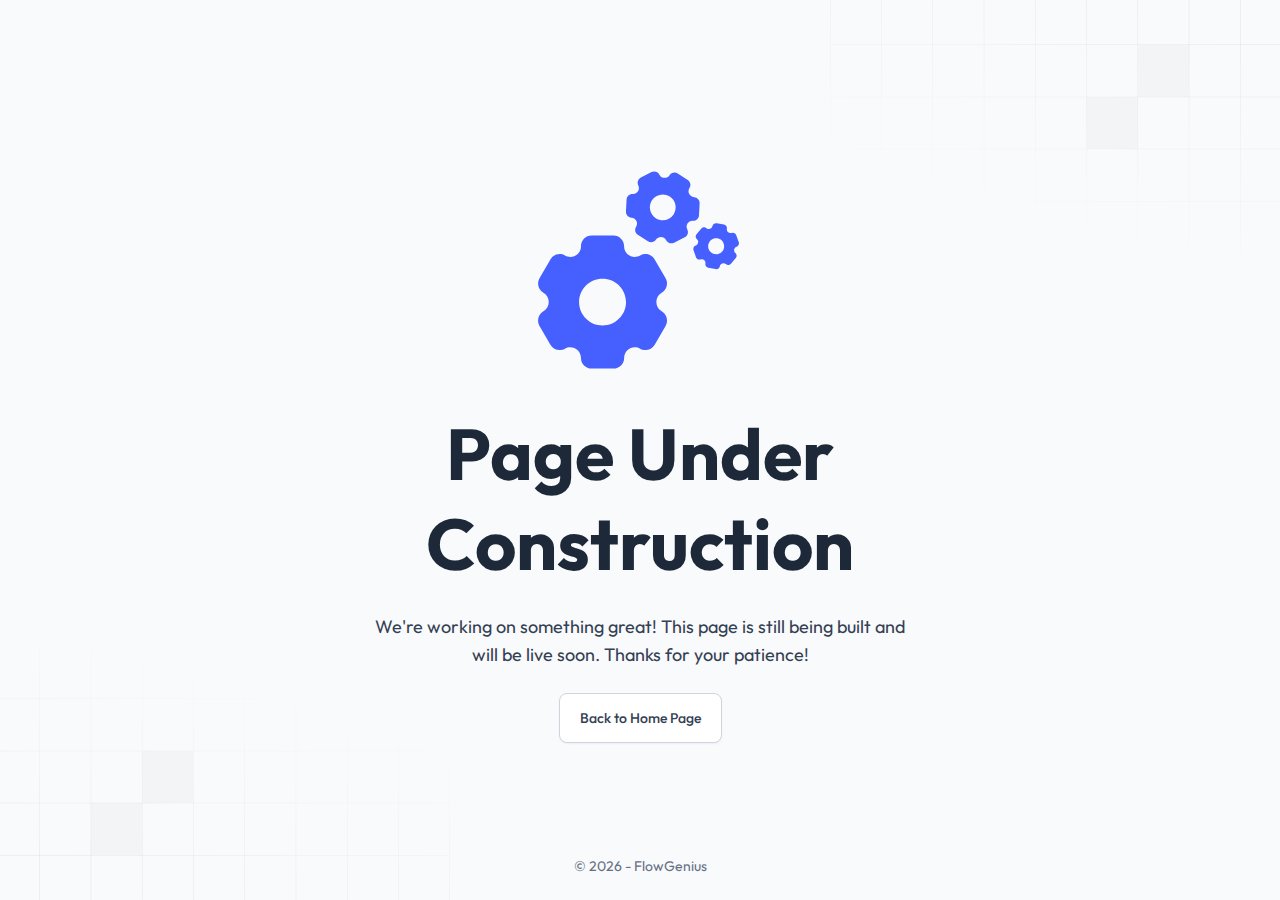
<file: screens/chat.html>
<!doctype html>
<html lang="en">

<head>
    <meta charset="UTF-8" />
    <meta name="viewport"
        content="width=device-width, user-scalable=no, initial-scale=1.0, maximum-scale=1.0, minimum-scale=1.0" />
    <meta http-equiv="X-UA-Compatible" content="ie=edge" />
    <title>
        Chat
    </title>
    <link rel="icon" href="favicon.ico">
    <link rel="stylesheet" href="/styles/dashboard.css">
</head>

<body
    x-data="{ page: 'maintenance', 'loaded': true, 'darkMode': false, 'stickyMenu': false, 'sidebarToggle': false, 'scrollTop': false }"
    x-init="
         darkMode = JSON.parse(localStorage.getItem('darkMode'));
         $watch('darkMode', value => localStorage.setItem('darkMode', JSON.stringify(value)))"
    :class="{'dark bg-gray-900': darkMode === true}">
    <!-- ===== Preloader Start ===== -->
    <div x-show="loaded"
        x-init="window.addEventListener('DOMContentLoaded', () => {setTimeout(() => loaded = false, 500)})"
        class="fixed left-0 top-0 z-999999 flex h-screen w-screen items-center justify-center bg-white dark:bg-black">
        <div class="h-16 w-16 animate-spin rounded-full border-4 border-solid border-brand-500 border-t-transparent">
        </div>
    </div>

    <!-- ===== Preloader End ===== -->

    <!-- ===== Page Wrapper Start ===== -->
    <div class="relative flex flex-col items-center justify-center min-h-screen p-6 overflow-hidden z-1">
        <!-- ===== Common Grid Shape Start ===== -->
        <div class="absolute right-0 top-0 -z-1 w-full max-w-[250px] xl:max-w-[450px]">
            <img src="/assets/images/shape/grid-01.svg" alt="grid" />
        </div>
        <div class="absolute bottom-0 left-0 -z-1 w-full max-w-[250px] rotate-180 xl:max-w-[450px]">
            <img src="/assets/images/shape/grid-01.svg" alt="grid" />
        </div>

        <!-- ===== Common Grid Shape End ===== -->

        <div>
            <div class="mx-auto w-full max-w-[274px] text-center sm:max-w-[555px]">
                <div class="mx-auto mb-10 w-full max-w-[155px] text-center sm:max-w-[204px]">
                    <img src="/assets/images/error/maintenance.svg" alt="maintenance" class="dark:hidden" />
                    <img src="/assets/images/error/maintenance-dark.svg" alt="maintenance" class="hidden dark:block" />
                </div>

                <h1 class="mb-2 font-bold text-gray-800 text-title-md dark:text-white/90 xl:text-title-2xl">
                    Page Under Construction
                </h1>

                <p class="mt-6 mb-6 text-base text-gray-700 dark:text-gray-400 sm:text-lg">
                 We're working on something great! This page is still being built and will be live soon. Thanks for your patience!
                </p>

                <a href="/screens/dashboard.html"
                    class="inline-flex items-center justify-center rounded-lg border border-gray-300 bg-white px-5 py-3.5 text-sm font-medium text-gray-700 shadow-theme-xs hover:bg-gray-50 hover:text-gray-800 dark:border-gray-700 dark:bg-gray-800 dark:text-gray-400 dark:hover:bg-white/[0.03] dark:hover:text-gray-200">
                    Back to Home Page
                </a>
            </div>
            <!-- Footer -->
            <p class="absolute text-sm text-center text-gray-500 -translate-x-1/2 bottom-6 left-1/2 dark:text-gray-400">
                &copy; <span id="year"></span> - FlowGenius
            </p>
        </div>
    </div>
    <!-- ===== Page Wrapper End ===== -->
    <script src="/scripts/dashboard.js"></script>    
</body>

</html>
</file>
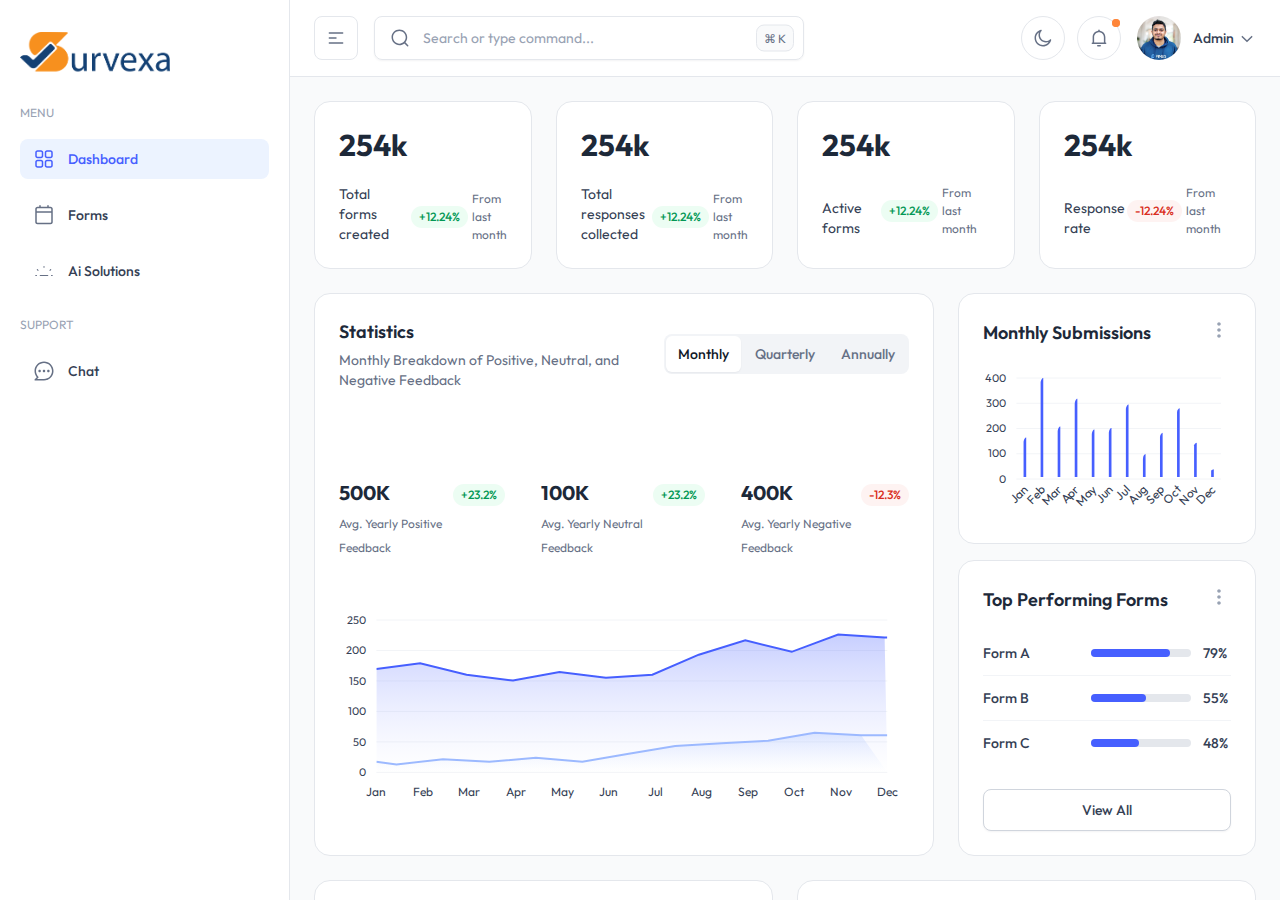
<file: screens/dashboard.html>
<!DOCTYPE html>
<html lang="en">
  <head>
    <meta charset="UTF-8" />
    <meta
      name="viewport"
      content="width=device-width, user-scalable=no, initial-scale=1.0, maximum-scale=1.0, minimum-scale=1.0"
    />
    <meta http-equiv="X-UA-Compatible" content="ie=edge" />
    <title>
       Dashboard
    </title>
    <link rel="icon" href="favicon.ico" />
    <link href="/styles/dashboard.css" rel="stylesheet" />
  </head>
  <body
    x-data="{ page: 'admin', 'loaded': true, 'darkMode': false, 'stickyMenu': false, 'sidebarToggle': false, 'scrollTop': false }"
    x-init="
         darkMode = JSON.parse(localStorage.getItem('darkMode'));
         $watch('darkMode', value => localStorage.setItem('darkMode', JSON.stringify(value)))"
    :class="{'dark bg-gray-900': darkMode === true}"
  >
    <!-- ===== Preloader Start ===== -->
    <div
      x-show="loaded"
      x-init="window.addEventListener('DOMContentLoaded', () => {setTimeout(() => loaded = false, 500)})"
      class="fixed left-0 top-0 z-999999 flex h-screen w-screen items-center justify-center bg-white dark:bg-black"
    >
      <div
        class="h-16 w-16 animate-spin rounded-full border-4 border-solid border-brand-500 border-t-transparent"
      ></div>
    </div>

    <!-- ===== Preloader End ===== -->

    <!-- ===== Page Wrapper Start ===== -->
    <div class="flex h-screen overflow-hidden">
      <!-- ===== Sidebar Start ===== -->
      <aside
        :class="sidebarToggle ? 'translate-x-0 lg:w-[90px]' : '-translate-x-full'"
        class="sidebar fixed top-0 left-0 z-9999 flex h-screen w-[290px] flex-col overflow-y-auto border-r border-gray-200 bg-white px-5 transition-all duration-300 lg:static lg:translate-x-0 dark:border-gray-800 dark:bg-black"
        @click.outside="sidebarToggle = false"
      >
        <!-- SIDEBAR HEADER -->
        <div
          :class="sidebarToggle ? 'justify-center' : 'justify-between'"
          class="sidebar-header flex items-center gap-2 pt-8 pb-7"
          style="width: 150px;"
        >
          <a href="index.html">
            <span class="logo" :class="sidebarToggle ? 'hidden' : ''">
              <img
                class="dark:hidden"
                src="../assets/images/logo/logo.png"
                alt="Logo"
              />
              <img
                class="hidden dark:block"
                src="../assets/images/logo/logo-dark.png"
                alt="Logo"
              />
            </span>

            <img
              class="logo-icon logo"   style="width: 40px; position:relative; left:-53px"
              :class="sidebarToggle ? 'lg:block' : 'hidden'"
              src="../assets/images/logo/logo-icon.png"
              alt="Logo"
            />
          </a>
        </div>
        <!-- SIDEBAR HEADER -->

        <div
          class="no-scrollbar flex flex-col overflow-y-auto duration-300 ease-linear"
        >
          <!-- Sidebar Menu -->
          <nav x-data="{selected: $persist('Dashboard')}">
            <!-- Menu Group -->
            <div>
              <h3 class="mb-4 text-xs leading-[20px] text-gray-400 uppercase">
                <span
                  class="menu-group-title"
                  :class="sidebarToggle ? 'lg:hidden' : ''"
                >
                  MENU
                </span>

                <svg
                  :class="sidebarToggle ? 'lg:block hidden' : 'hidden'"
                  class="menu-group-icon mx-auto fill-current"
                  width="24"
                  height="24"
                  viewBox="0 0 24 24"
                  fill="none"
                  xmlns="http://www.w3.org/2000/svg"
                >
                  <path
                    fill-rule="evenodd"
                    clip-rule="evenodd"
                    d="M5.99915 10.2451C6.96564 10.2451 7.74915 11.0286 7.74915 11.9951V12.0051C7.74915 12.9716 6.96564 13.7551 5.99915 13.7551C5.03265 13.7551 4.24915 12.9716 4.24915 12.0051V11.9951C4.24915 11.0286 5.03265 10.2451 5.99915 10.2451ZM17.9991 10.2451C18.9656 10.2451 19.7491 11.0286 19.7491 11.9951V12.0051C19.7491 12.9716 18.9656 13.7551 17.9991 13.7551C17.0326 13.7551 16.2491 12.9716 16.2491 12.0051V11.9951C16.2491 11.0286 17.0326 10.2451 17.9991 10.2451ZM13.7491 11.9951C13.7491 11.0286 12.9656 10.2451 11.9991 10.2451C11.0326 10.2451 10.2491 11.0286 10.2491 11.9951V12.0051C10.2491 12.9716 11.0326 13.7551 11.9991 13.7551C12.9656 13.7551 13.7491 12.9716 13.7491 12.0051V11.9951Z"
                    fill=""
                  />
                </svg>
              </h3>

              <ul class="mb-6 flex flex-col gap-4">
                <!-- Menu Item Dashboard -->
                <li>
                  <a
                    href="dashboard.html#"
                    @click.prevent="selected = (selected === 'Dashboard' ? '':'Dashboard')"
                    class="menu-item group"
                    :class=" (selected === 'Dashboard') || (page === 'admin' || page === 'analytics' || page === 'marketing' || page === 'crm' || page === 'stocks' || page === 'saas') ? 'menu-item-active' : 'menu-item-inactive'"
                  >
                    <svg
                      :class="(selected === 'Dashboard') || (page === 'admin' || page === 'analytics' || page === 'marketing' || page === 'crm' || page === 'stocks') ? 'menu-item-icon-active'  :'menu-item-icon-inactive'"
                      width="24"
                      height="24"
                      viewBox="0 0 24 24"
                      fill="none"
                      xmlns="http://www.w3.org/2000/svg"
                    >
                      <path
                        fill-rule="evenodd"
                        clip-rule="evenodd"
                        d="M5.5 3.25C4.25736 3.25 3.25 4.25736 3.25 5.5V8.99998C3.25 10.2426 4.25736 11.25 5.5 11.25H9C10.2426 11.25 11.25 10.2426 11.25 8.99998V5.5C11.25 4.25736 10.2426 3.25 9 3.25H5.5ZM4.75 5.5C4.75 5.08579 5.08579 4.75 5.5 4.75H9C9.41421 4.75 9.75 5.08579 9.75 5.5V8.99998C9.75 9.41419 9.41421 9.74998 9 9.74998H5.5C5.08579 9.74998 4.75 9.41419 4.75 8.99998V5.5ZM5.5 12.75C4.25736 12.75 3.25 13.7574 3.25 15V18.5C3.25 19.7426 4.25736 20.75 5.5 20.75H9C10.2426 20.75 11.25 19.7427 11.25 18.5V15C11.25 13.7574 10.2426 12.75 9 12.75H5.5ZM4.75 15C4.75 14.5858 5.08579 14.25 5.5 14.25H9C9.41421 14.25 9.75 14.5858 9.75 15V18.5C9.75 18.9142 9.41421 19.25 9 19.25H5.5C5.08579 19.25 4.75 18.9142 4.75 18.5V15ZM12.75 5.5C12.75 4.25736 13.7574 3.25 15 3.25H18.5C19.7426 3.25 20.75 4.25736 20.75 5.5V8.99998C20.75 10.2426 19.7426 11.25 18.5 11.25H15C13.7574 11.25 12.75 10.2426 12.75 8.99998V5.5ZM15 4.75C14.5858 4.75 14.25 5.08579 14.25 5.5V8.99998C14.25 9.41419 14.5858 9.74998 15 9.74998H18.5C18.9142 9.74998 19.25 9.41419 19.25 8.99998V5.5C19.25 5.08579 18.9142 4.75 18.5 4.75H15ZM15 12.75C13.7574 12.75 12.75 13.7574 12.75 15V18.5C12.75 19.7426 13.7574 20.75 15 20.75H18.5C19.7426 20.75 20.75 19.7427 20.75 18.5V15C20.75 13.7574 19.7426 12.75 18.5 12.75H15ZM14.25 15C14.25 14.5858 14.5858 14.25 15 14.25H18.5C18.9142 14.25 19.25 14.5858 19.25 15V18.5C19.25 18.9142 18.9142 19.25 18.5 19.25H15C14.5858 19.25 14.25 18.9142 14.25 18.5V15Z"
                        fill=""
                      />
                    </svg>

                    <span
                      class="menu-item-text"
                      :class="sidebarToggle ? 'lg:hidden' : ''"
                    >
                      Dashboard
                    </span>
                  </a>

                  <!-- Dropdown Menu End -->
                </li>

                <!-- Menu Item Dashboard -->

                <!-- Menu Item forms -->
                <li>
                  <a
                    href="forms.html"
                    @click="selected = (selected === 'forms' ? '':'forms')"
                    class="menu-item group"
                    :class=" (selected === 'forms') && (page === 'forms') ? 'menu-item-active' : 'menu-item-inactive'"
                  >
                    <svg
                      :class="(selected === 'forms') && (page === 'forms') ? 'menu-item-icon-active'  :'menu-item-icon-inactive'"
                      width="24"
                      height="24"
                      viewBox="0 0 24 24"
                      fill="none"
                      xmlns="http://www.w3.org/2000/svg"
                    >
                      <path
                        fill-rule="evenodd"
                        clip-rule="evenodd"
                        d="M8 2C8.41421 2 8.75 2.33579 8.75 2.75V3.75H15.25V2.75C15.25 2.33579 15.5858 2 16 2C16.4142 2 16.75 2.33579 16.75 2.75V3.75H18.5C19.7426 3.75 20.75 4.75736 20.75 6V9V19C20.75 20.2426 19.7426 21.25 18.5 21.25H5.5C4.25736 21.25 3.25 20.2426 3.25 19V9V6C3.25 4.75736 4.25736 3.75 5.5 3.75H7.25V2.75C7.25 2.33579 7.58579 2 8 2ZM8 5.25H5.5C5.08579 5.25 4.75 5.58579 4.75 6V8.25H19.25V6C19.25 5.58579 18.9142 5.25 18.5 5.25H16H8ZM19.25 9.75H4.75V19C4.75 19.4142 5.08579 19.75 5.5 19.75H18.5C18.9142 19.75 19.25 19.4142 19.25 19V9.75Z"
                        fill=""
                      />
                    </svg>

                    <span
                      class="menu-item-text"
                      :class="sidebarToggle ? 'lg:hidden' : ''"
                    >
                      Forms
                    </span>
                  </a>
                </li>
                <!-- Menu Item forms -->

                <!-- Menu Item Profile -->
                <li>
                  <a
                    href="Ai Solutions.html"
                    @click="selected = (selected === 'Profile' ? '':'Profile')"
                    class="menu-item group"
                    :class=" (selected === 'Profile') && (page === 'profile') ? 'menu-item-active' : 'menu-item-inactive'"
                  >
               
                    <svg :class="(selected === 'Profile') && (page === 'profile') ?  'menu-item-icon-active'  :'menu-item-icon-inactive'"
 fill="" width="24px" height="24px" viewBox="0 0 32 32" version="1.1" xmlns="http://www.w3.org/2000/svg">
<title>brightness-low-keyboard</title>
<path d="M6 21.25h-1c-0.414 0-0.75 0.336-0.75 0.75s0.336 0.75 0.75 0.75v0h1c0.414 0 0.75-0.336 0.75-0.75s-0.336-0.75-0.75-0.75v0zM27 21.25h-1c-0.414 0-0.75 0.336-0.75 0.75s0.336 0.75 0.75 0.75v0h1c0.414 0 0.75-0.336 0.75-0.75s-0.336-0.75-0.75-0.75v0zM7.627 13.668c-0.135-0.131-0.319-0.212-0.523-0.212-0.414 0-0.75 0.336-0.75 0.75 0 0.203 0.081 0.388 0.213 0.523l-0-0 0.933 0.934c0.135 0.131 0.319 0.212 0.523 0.212 0.414 0 0.75-0.336 0.75-0.75 0-0.203-0.081-0.388-0.212-0.523l0 0zM21 21.25h-10c-0.414 0-0.75 0.336-0.75 0.75s0.336 0.75 0.75 0.75v0h10c0.414 0 0.75-0.336 0.75-0.75s-0.336-0.75-0.75-0.75v0zM16 11.75c0.414-0 0.75-0.336 0.75-0.75v0-1c0-0.414-0.336-0.75-0.75-0.75s-0.75 0.336-0.75 0.75v0 1c0 0.414 0.336 0.75 0.75 0.75v0zM25.465 13.668c-0.136-0.136-0.324-0.22-0.531-0.22s-0.395 0.084-0.531 0.22v0l-0.934 0.934c-0.136 0.136-0.219 0.323-0.219 0.53 0 0.415 0.336 0.751 0.751 0.751 0.208 0 0.395-0.084 0.531-0.22v0l0.934-0.934c0.135-0.136 0.218-0.323 0.218-0.53s-0.083-0.394-0.218-0.53l0 0z"></path>
</svg>

                    <span
                      class="menu-item-text"
                      :class="sidebarToggle ? 'lg:hidden' : ''"
                    >
                   Ai Solutions 
                  
                  </span>
                  </a>
                </li>
                <!-- Menu Item Profile -->

                <!-- Menu Item Pages -->
              </ul>
            </div>

            <!-- Support Group -->
            <div>
              <h3 class="mb-4 text-xs leading-[20px] text-gray-400 uppercase">
                <span
                  class="menu-group-title"
                  :class="sidebarToggle ? 'lg:hidden' : ''"
                >
                  Support
                </span>

                <svg
                  :class="sidebarToggle ? 'lg:block hidden' : 'hidden'"
                  class="menu-group-icon mx-auto fill-current"
                  width="24"
                  height="24"
                  viewBox="0 0 24 24"
                  fill="none"
                  xmlns="http://www.w3.org/2000/svg"
                >
                  <path
                    fill-rule="evenodd"
                    clip-rule="evenodd"
                    d="M5.99915 10.2451C6.96564 10.2451 7.74915 11.0286 7.74915 11.9951V12.0051C7.74915 12.9716 6.96564 13.7551 5.99915 13.7551C5.03265 13.7551 4.24915 12.9716 4.24915 12.0051V11.9951C4.24915 11.0286 5.03265 10.2451 5.99915 10.2451ZM17.9991 10.2451C18.9656 10.2451 19.7491 11.0286 19.7491 11.9951V12.0051C19.7491 12.9716 18.9656 13.7551 17.9991 13.7551C17.0326 13.7551 16.2491 12.9716 16.2491 12.0051V11.9951C16.2491 11.0286 17.0326 10.2451 17.9991 10.2451ZM13.7491 11.9951C13.7491 11.0286 12.9656 10.2451 11.9991 10.2451C11.0326 10.2451 10.2491 11.0286 10.2491 11.9951V12.0051C10.2491 12.9716 11.0326 13.7551 11.9991 13.7551C12.9656 13.7551 13.7491 12.9716 13.7491 12.0051V11.9951Z"
                    fill=""
                  />
                </svg>
              </h3>

              <ul class="mb-6 flex flex-col gap-4">
                <!-- Menu Item Chat -->
                <li>
                  <a
                    href="chat.html"
                    @click="selected = (selected === 'Chat' ? '':'Chat')"
                    class="menu-item group"
                    :class=" (selected === 'Chat') && (page === 'chat') ? 'menu-item-active' : 'menu-item-inactive'"
                  >
                    <svg
                      :class="(selected === 'Chat') && (page === 'chat') ? 'menu-item-icon-active'  :'menu-item-icon-inactive'"
                      width="24"
                      height="24"
                      viewBox="0 0 24 24"
                      fill="none"
                      xmlns="http://www.w3.org/2000/svg"
                    >
                      <path
                        fill-rule="evenodd"
                        clip-rule="evenodd"
                        d="M4.00002 12.0957C4.00002 7.67742 7.58174 4.0957 12 4.0957C16.4183 4.0957 20 7.67742 20 12.0957C20 16.514 16.4183 20.0957 12 20.0957H5.06068L6.34317 18.8132C6.48382 18.6726 6.56284 18.4818 6.56284 18.2829C6.56284 18.084 6.48382 17.8932 6.34317 17.7526C4.89463 16.304 4.00002 14.305 4.00002 12.0957ZM12 2.5957C6.75332 2.5957 2.50002 6.849 2.50002 12.0957C2.50002 14.4488 3.35633 16.603 4.77303 18.262L2.71969 20.3154C2.50519 20.5299 2.44103 20.8525 2.55711 21.1327C2.6732 21.413 2.94668 21.5957 3.25002 21.5957H12C17.2467 21.5957 21.5 17.3424 21.5 12.0957C21.5 6.849 17.2467 2.5957 12 2.5957ZM7.62502 10.8467C6.93467 10.8467 6.37502 11.4063 6.37502 12.0967C6.37502 12.787 6.93467 13.3467 7.62502 13.3467H7.62512C8.31548 13.3467 8.87512 12.787 8.87512 12.0967C8.87512 11.4063 8.31548 10.8467 7.62512 10.8467H7.62502ZM10.75 12.0967C10.75 11.4063 11.3097 10.8467 12 10.8467H12.0001C12.6905 10.8467 13.2501 11.4063 13.2501 12.0967C13.2501 12.787 12.6905 13.3467 12.0001 13.3467H12C11.3097 13.3467 10.75 12.787 10.75 12.0967ZM16.375 10.8467C15.6847 10.8467 15.125 11.4063 15.125 12.0967C15.125 12.787 15.6847 13.3467 16.375 13.3467H16.3751C17.0655 13.3467 17.6251 12.787 17.6251 12.0967C17.6251 11.4063 17.0655 10.8467 16.3751 10.8467H16.375Z"
                        fill=""
                      />
                    </svg>

                    <span
                      class="menu-item-text"
                      :class="sidebarToggle ? 'lg:hidden' : ''"
                    >
                      Chat
                    </span>
                  </a>
                </li>
                <!-- Menu Item Chat -->

              </ul>
            </div>
          </nav>
          <!-- Sidebar Menu -->
             <div style="height: 4rem">

             </div>
          <!-- Promo Box -->
             
          <!-- Promo Box -->
        </div>
      </aside>

      <!-- ===== Sidebar End ===== -->

      <!-- ===== Content Area Start ===== -->
      <div
        class="relative flex flex-1 flex-col overflow-y-auto overflow-x-hidden"
      >
        <!-- Small Device Overlay Start -->
        <div
          :class="sidebarToggle ? 'block lg:hidden' : 'hidden'"
          class="fixed z-9 h-screen w-full bg-gray-900/50"
        ></div>
        <!-- Small Device Overlay End -->

        <!-- ===== Header Start ===== -->
        <header
          x-data="{menuToggle: false}"
          class="sticky top-0 z-99999 flex w-full border-gray-200 bg-white dark:border-gray-800 dark:bg-gray-900 lg:border-b"
        >
          <div
            class="flex grow flex-col items-center justify-between lg:flex-row lg:px-6"
          >
            <div
              class="flex w-full items-center justify-between gap-2 border-b border-gray-200 px-3 py-3 dark:border-gray-800 sm:gap-4 lg:justify-normal lg:border-b-0 lg:px-0 lg:py-4"
            >
              <!-- Hamburger Toggle BTN -->
              <button
                :class="sidebarToggle ? 'lg:bg-transparent dark:lg:bg-transparent bg-gray-100 dark:bg-gray-800' : ''"
                class="z-99999 flex h-10 w-10 items-center justify-center rounded-lg border-gray-200 text-gray-500 dark:border-gray-800 dark:text-gray-400 lg:h-11 lg:w-11 lg:border"
                @click.stop="sidebarToggle = !sidebarToggle"
              >
                <svg
                  class="hidden fill-current lg:block"
                  width="16"
                  height="12"
                  viewBox="0 0 16 12"
                  fill="none"
                  xmlns="http://www.w3.org/2000/svg"
                >
                  <path
                    fill-rule="evenodd"
                    clip-rule="evenodd"
                    d="M0.583252 1C0.583252 0.585788 0.919038 0.25 1.33325 0.25H14.6666C15.0808 0.25 15.4166 0.585786 15.4166 1C15.4166 1.41421 15.0808 1.75 14.6666 1.75L1.33325 1.75C0.919038 1.75 0.583252 1.41422 0.583252 1ZM0.583252 11C0.583252 10.5858 0.919038 10.25 1.33325 10.25L14.6666 10.25C15.0808 10.25 15.4166 10.5858 15.4166 11C15.4166 11.4142 15.0808 11.75 14.6666 11.75L1.33325 11.75C0.919038 11.75 0.583252 11.4142 0.583252 11ZM1.33325 5.25C0.919038 5.25 0.583252 5.58579 0.583252 6C0.583252 6.41421 0.919038 6.75 1.33325 6.75L7.99992 6.75C8.41413 6.75 8.74992 6.41421 8.74992 6C8.74992 5.58579 8.41413 5.25 7.99992 5.25L1.33325 5.25Z"
                    fill=""
                  />
                </svg>

                <svg
                  :class="sidebarToggle ? 'hidden' : 'block lg:hidden'"
                  class="fill-current lg:hidden"
                  width="24"
                  height="24"
                  viewBox="0 0 24 24"
                  fill="none"
                  xmlns="http://www.w3.org/2000/svg"
                >
                  <path
                    fill-rule="evenodd"
                    clip-rule="evenodd"
                    d="M3.25 6C3.25 5.58579 3.58579 5.25 4 5.25L20 5.25C20.4142 5.25 20.75 5.58579 20.75 6C20.75 6.41421 20.4142 6.75 20 6.75L4 6.75C3.58579 6.75 3.25 6.41422 3.25 6ZM3.25 18C3.25 17.5858 3.58579 17.25 4 17.25L20 17.25C20.4142 17.25 20.75 17.5858 20.75 18C20.75 18.4142 20.4142 18.75 20 18.75L4 18.75C3.58579 18.75 3.25 18.4142 3.25 18ZM4 11.25C3.58579 11.25 3.25 11.5858 3.25 12C3.25 12.4142 3.58579 12.75 4 12.75L12 12.75C12.4142 12.75 12.75 12.4142 12.75 12C12.75 11.5858 12.4142 11.25 12 11.25L4 11.25Z"
                    fill=""
                  />
                </svg>

                <!-- cross icon -->
                <svg
                  :class="sidebarToggle ? 'block lg:hidden' : 'hidden'"
                  class="fill-current"
                  width="24"
                  height="24"
                  viewBox="0 0 24 24"
                  fill="none"
                  xmlns="http://www.w3.org/2000/svg"
                >
                  <path
                    fill-rule="evenodd"
                    clip-rule="evenodd"
                    d="M6.21967 7.28131C5.92678 6.98841 5.92678 6.51354 6.21967 6.22065C6.51256 5.92775 6.98744 5.92775 7.28033 6.22065L11.999 10.9393L16.7176 6.22078C17.0105 5.92789 17.4854 5.92788 17.7782 6.22078C18.0711 6.51367 18.0711 6.98855 17.7782 7.28144L13.0597 12L17.7782 16.7186C18.0711 17.0115 18.0711 17.4863 17.7782 17.7792C17.4854 18.0721 17.0105 18.0721 16.7176 17.7792L11.999 13.0607L7.28033 17.7794C6.98744 18.0722 6.51256 18.0722 6.21967 17.7794C5.92678 17.4865 5.92678 17.0116 6.21967 16.7187L10.9384 12L6.21967 7.28131Z"
                    fill=""
                  />
                </svg>
              </button>
              <!-- Hamburger Toggle BTN -->

              <a href="index.html" class="lg:hidden"   style="width: 100px;">
                <img
                  class="dark:hidden"
                  src="../assets/images/logo/logo.png"

                  alt="Logo"
                />
                <img
                  class="hidden dark:block"
                  src="../assets/images/logo/logo-dark.png"
                  alt="Logo"
                />
              </a>

              <!-- Application nav menu button -->
              <button
                class="z-99999 flex h-10 w-10 items-center justify-center rounded-lg text-gray-700 hover:bg-gray-100 dark:text-gray-400 dark:hover:bg-gray-800 lg:hidden"
                :class="menuToggle ? 'bg-gray-100 dark:bg-gray-800' : ''"
                @click.stop="menuToggle = !menuToggle"
              >
                <svg
                  class="fill-current"
                  width="24"
                  height="24"
                  viewBox="0 0 24 24"
                  fill="none"
                  xmlns="http://www.w3.org/2000/svg"
                >
                  <path
                    fill-rule="evenodd"
                    clip-rule="evenodd"
                    d="M5.99902 10.4951C6.82745 10.4951 7.49902 11.1667 7.49902 11.9951V12.0051C7.49902 12.8335 6.82745 13.5051 5.99902 13.5051C5.1706 13.5051 4.49902 12.8335 4.49902 12.0051V11.9951C4.49902 11.1667 5.1706 10.4951 5.99902 10.4951ZM17.999 10.4951C18.8275 10.4951 19.499 11.1667 19.499 11.9951V12.0051C19.499 12.8335 18.8275 13.5051 17.999 13.5051C17.1706 13.5051 16.499 12.8335 16.499 12.0051V11.9951C16.499 11.1667 17.1706 10.4951 17.999 10.4951ZM13.499 11.9951C13.499 11.1667 12.8275 10.4951 11.999 10.4951C11.1706 10.4951 10.499 11.1667 10.499 11.9951V12.0051C10.499 12.8335 11.1706 13.5051 11.999 13.5051C12.8275 13.5051 13.499 12.8335 13.499 12.0051V11.9951Z"
                    fill=""
                  />
                </svg>
              </button>
              <!-- Application nav menu button -->

              <div class="hidden lg:block">
                <form>
                  <div class="relative">
                    <span
                      class="pointer-events-none absolute left-4 top-1/2 -translate-y-1/2"
                    >
                      <svg
                        class="fill-gray-500 dark:fill-gray-400"
                        width="20"
                        height="20"
                        viewBox="0 0 20 20"
                        fill="none"
                        xmlns="http://www.w3.org/2000/svg"
                      >
                        <path
                          fill-rule="evenodd"
                          clip-rule="evenodd"
                          d="M3.04175 9.37363C3.04175 5.87693 5.87711 3.04199 9.37508 3.04199C12.8731 3.04199 15.7084 5.87693 15.7084 9.37363C15.7084 12.8703 12.8731 15.7053 9.37508 15.7053C5.87711 15.7053 3.04175 12.8703 3.04175 9.37363ZM9.37508 1.54199C5.04902 1.54199 1.54175 5.04817 1.54175 9.37363C1.54175 13.6991 5.04902 17.2053 9.37508 17.2053C11.2674 17.2053 13.003 16.5344 14.357 15.4176L17.177 18.238C17.4699 18.5309 17.9448 18.5309 18.2377 18.238C18.5306 17.9451 18.5306 17.4703 18.2377 17.1774L15.418 14.3573C16.5365 13.0033 17.2084 11.2669 17.2084 9.37363C17.2084 5.04817 13.7011 1.54199 9.37508 1.54199Z"
                          fill=""
                        />
                      </svg>
                    </span>
                    <input
                      id="search-input"
                      type="text"
                      placeholder="Search or type command..."
                      class="dark:bg-dark-900 h-11 w-full rounded-lg border border-gray-200 bg-transparent py-2.5 pl-12 pr-14 text-sm text-gray-800 shadow-theme-xs placeholder:text-gray-400 focus:border-brand-300 focus:outline-hidden focus:ring-3 focus:ring-brand-500/10 dark:border-gray-800 dark:bg-gray-900 dark:bg-white/[0.03] dark:text-white/90 dark:placeholder:text-white/30 dark:focus:border-brand-800 xl:w-[430px]"
                    />

                    <button
                      id="search-button"
                      class="absolute right-2.5 top-1/2 inline-flex -translate-y-1/2 items-center gap-0.5 rounded-lg border border-gray-200 bg-gray-50 px-[7px] py-[4.5px] text-xs -tracking-[0.2px] text-gray-500 dark:border-gray-800 dark:bg-white/[0.03] dark:text-gray-400"
                    >
                      <span> ⌘ </span>
                      <span> K </span>
                    </button>
                  </div>
                </form>
              </div>
            </div>

            <div
              :class="menuToggle ? 'flex' : 'hidden'"
              class="w-full items-center justify-between gap-4 px-5 py-4 shadow-theme-md lg:flex lg:justify-end lg:px-0 lg:shadow-none"
            >
              <div class="flex items-center gap-2 2xsm:gap-3">
                <!-- Dark Mode Toggler -->
                <button
                  class="hover:text-dark-900 relative flex h-11 w-11 items-center justify-center rounded-full border border-gray-200 bg-white text-gray-500 transition-colors hover:bg-gray-100 hover:text-gray-700 dark:border-gray-800 dark:bg-gray-900 dark:text-gray-400 dark:hover:bg-gray-800 dark:hover:text-white"
                  @click.prevent="darkMode = !darkMode"
                >
                  <svg
                    class="hidden dark:block"
                    width="20"
                    height="20"
                    viewBox="0 0 20 20"
                    fill="none"
                    xmlns="http://www.w3.org/2000/svg"
                  >
                    <path
                      fill-rule="evenodd"
                      clip-rule="evenodd"
                      d="M9.99998 1.5415C10.4142 1.5415 10.75 1.87729 10.75 2.2915V3.5415C10.75 3.95572 10.4142 4.2915 9.99998 4.2915C9.58577 4.2915 9.24998 3.95572 9.24998 3.5415V2.2915C9.24998 1.87729 9.58577 1.5415 9.99998 1.5415ZM10.0009 6.79327C8.22978 6.79327 6.79402 8.22904 6.79402 10.0001C6.79402 11.7712 8.22978 13.207 10.0009 13.207C11.772 13.207 13.2078 11.7712 13.2078 10.0001C13.2078 8.22904 11.772 6.79327 10.0009 6.79327ZM5.29402 10.0001C5.29402 7.40061 7.40135 5.29327 10.0009 5.29327C12.6004 5.29327 14.7078 7.40061 14.7078 10.0001C14.7078 12.5997 12.6004 14.707 10.0009 14.707C7.40135 14.707 5.29402 12.5997 5.29402 10.0001ZM15.9813 5.08035C16.2742 4.78746 16.2742 4.31258 15.9813 4.01969C15.6884 3.7268 15.2135 3.7268 14.9207 4.01969L14.0368 4.90357C13.7439 5.19647 13.7439 5.67134 14.0368 5.96423C14.3297 6.25713 14.8045 6.25713 15.0974 5.96423L15.9813 5.08035ZM18.4577 10.0001C18.4577 10.4143 18.1219 10.7501 17.7077 10.7501H16.4577C16.0435 10.7501 15.7077 10.4143 15.7077 10.0001C15.7077 9.58592 16.0435 9.25013 16.4577 9.25013H17.7077C18.1219 9.25013 18.4577 9.58592 18.4577 10.0001ZM14.9207 15.9806C15.2135 16.2735 15.6884 16.2735 15.9813 15.9806C16.2742 15.6877 16.2742 15.2128 15.9813 14.9199L15.0974 14.036C14.8045 13.7431 14.3297 13.7431 14.0368 14.036C13.7439 14.3289 13.7439 14.8038 14.0368 15.0967L14.9207 15.9806ZM9.99998 15.7088C10.4142 15.7088 10.75 16.0445 10.75 16.4588V17.7088C10.75 18.123 10.4142 18.4588 9.99998 18.4588C9.58577 18.4588 9.24998 18.123 9.24998 17.7088V16.4588C9.24998 16.0445 9.58577 15.7088 9.99998 15.7088ZM5.96356 15.0972C6.25646 14.8043 6.25646 14.3295 5.96356 14.0366C5.67067 13.7437 5.1958 13.7437 4.9029 14.0366L4.01902 14.9204C3.72613 15.2133 3.72613 15.6882 4.01902 15.9811C4.31191 16.274 4.78679 16.274 5.07968 15.9811L5.96356 15.0972ZM4.29224 10.0001C4.29224 10.4143 3.95645 10.7501 3.54224 10.7501H2.29224C1.87802 10.7501 1.54224 10.4143 1.54224 10.0001C1.54224 9.58592 1.87802 9.25013 2.29224 9.25013H3.54224C3.95645 9.25013 4.29224 9.58592 4.29224 10.0001ZM4.9029 5.9637C5.1958 6.25659 5.67067 6.25659 5.96356 5.9637C6.25646 5.6708 6.25646 5.19593 5.96356 4.90303L5.07968 4.01915C4.78679 3.72626 4.31191 3.72626 4.01902 4.01915C3.72613 4.31204 3.72613 4.78692 4.01902 5.07981L4.9029 5.9637Z"
                      fill="currentColor"
                    />
                  </svg>
                  <svg
                    class="dark:hidden"
                    width="20"
                    height="20"
                    viewBox="0 0 20 20"
                    fill="none"
                    xmlns="http://www.w3.org/2000/svg"
                  >
                    <path
                      d="M17.4547 11.97L18.1799 12.1611C18.265 11.8383 18.1265 11.4982 17.8401 11.3266C17.5538 11.1551 17.1885 11.1934 16.944 11.4207L17.4547 11.97ZM8.0306 2.5459L8.57989 3.05657C8.80718 2.81209 8.84554 2.44682 8.67398 2.16046C8.50243 1.8741 8.16227 1.73559 7.83948 1.82066L8.0306 2.5459ZM12.9154 13.0035C9.64678 13.0035 6.99707 10.3538 6.99707 7.08524H5.49707C5.49707 11.1823 8.81835 14.5035 12.9154 14.5035V13.0035ZM16.944 11.4207C15.8869 12.4035 14.4721 13.0035 12.9154 13.0035V14.5035C14.8657 14.5035 16.6418 13.7499 17.9654 12.5193L16.944 11.4207ZM16.7295 11.7789C15.9437 14.7607 13.2277 16.9586 10.0003 16.9586V18.4586C13.9257 18.4586 17.2249 15.7853 18.1799 12.1611L16.7295 11.7789ZM10.0003 16.9586C6.15734 16.9586 3.04199 13.8433 3.04199 10.0003H1.54199C1.54199 14.6717 5.32892 18.4586 10.0003 18.4586V16.9586ZM3.04199 10.0003C3.04199 6.77289 5.23988 4.05695 8.22173 3.27114L7.83948 1.82066C4.21532 2.77574 1.54199 6.07486 1.54199 10.0003H3.04199ZM6.99707 7.08524C6.99707 5.52854 7.5971 4.11366 8.57989 3.05657L7.48132 2.03522C6.25073 3.35885 5.49707 5.13487 5.49707 7.08524H6.99707Z"
                      fill="currentColor"
                    />
                  </svg>
                </button>
                <!-- Dark Mode Toggler -->

                <!-- Notification Menu Area -->
                <div
                  class="relative"
                  x-data="{ dropdownOpen: false, notifying: true }"
                  @click.outside="dropdownOpen = false"
                >
                  <button
                    class="hover:text-dark-900 relative flex h-11 w-11 items-center justify-center rounded-full border border-gray-200 bg-white text-gray-500 transition-colors hover:bg-gray-100 hover:text-gray-700 dark:border-gray-800 dark:bg-gray-900 dark:text-gray-400 dark:hover:bg-gray-800 dark:hover:text-white"
                    @click.prevent="dropdownOpen = ! dropdownOpen; notifying = false"
                  >
                    <span
                      :class="!notifying ? 'hidden' : 'flex'"
                      class="absolute right-0 top-0.5 z-1 h-2 w-2 rounded-full bg-orange-400"
                    >
                      <span
                        class="absolute -z-1 inline-flex h-full w-full animate-ping rounded-full bg-orange-400 opacity-75"
                      ></span>
                    </span>
                    <svg
                      class="fill-current"
                      width="20"
                      height="20"
                      viewBox="0 0 20 20"
                      fill="none"
                      xmlns="http://www.w3.org/2000/svg"
                    >
                      <path
                        fill-rule="evenodd"
                        clip-rule="evenodd"
                        d="M10.75 2.29248C10.75 1.87827 10.4143 1.54248 10 1.54248C9.58583 1.54248 9.25004 1.87827 9.25004 2.29248V2.83613C6.08266 3.20733 3.62504 5.9004 3.62504 9.16748V14.4591H3.33337C2.91916 14.4591 2.58337 14.7949 2.58337 15.2091C2.58337 15.6234 2.91916 15.9591 3.33337 15.9591H4.37504H15.625H16.6667C17.0809 15.9591 17.4167 15.6234 17.4167 15.2091C17.4167 14.7949 17.0809 14.4591 16.6667 14.4591H16.375V9.16748C16.375 5.9004 13.9174 3.20733 10.75 2.83613V2.29248ZM14.875 14.4591V9.16748C14.875 6.47509 12.6924 4.29248 10 4.29248C7.30765 4.29248 5.12504 6.47509 5.12504 9.16748V14.4591H14.875ZM8.00004 17.7085C8.00004 18.1228 8.33583 18.4585 8.75004 18.4585H11.25C11.6643 18.4585 12 18.1228 12 17.7085C12 17.2943 11.6643 16.9585 11.25 16.9585H8.75004C8.33583 16.9585 8.00004 17.2943 8.00004 17.7085Z"
                        fill=""
                      />
                    </svg>
                  </button>

                  <!-- Dropdown Start -->
                  <div
                    x-show="dropdownOpen"
                    class="absolute -right-[240px] mt-[17px] flex h-[480px] w-[350px] flex-col rounded-2xl border border-gray-200 bg-white p-3 shadow-theme-lg dark:border-gray-800 dark:bg-gray-dark sm:w-[361px] lg:right-0"
                  >
                    <div
                      class="mb-3 flex items-center justify-between border-b border-gray-100 pb-3 dark:border-gray-800"
                    >
                      <h5
                        class="text-lg font-semibold text-gray-800 dark:text-white/90"
                      >
                        Notification
                      </h5>

                      <button
                        @click="dropdownOpen = false"
                        class="text-gray-500 dark:text-gray-400"
                      >
                        <svg
                          class="fill-current"
                          width="24"
                          height="24"
                          viewBox="0 0 24 24"
                          fill="none"
                          xmlns="http://www.w3.org/2000/svg"
                        >
                          <path
                            fill-rule="evenodd"
                            clip-rule="evenodd"
                            d="M6.21967 7.28131C5.92678 6.98841 5.92678 6.51354 6.21967 6.22065C6.51256 5.92775 6.98744 5.92775 7.28033 6.22065L11.999 10.9393L16.7176 6.22078C17.0105 5.92789 17.4854 5.92788 17.7782 6.22078C18.0711 6.51367 18.0711 6.98855 17.7782 7.28144L13.0597 12L17.7782 16.7186C18.0711 17.0115 18.0711 17.4863 17.7782 17.7792C17.4854 18.0721 17.0105 18.0721 16.7176 17.7792L11.999 13.0607L7.28033 17.7794C6.98744 18.0722 6.51256 18.0722 6.21967 17.7794C5.92678 17.4865 5.92678 17.0116 6.21967 16.7187L10.9384 12L6.21967 7.28131Z"
                            fill=""
                          />
                        </svg>
                      </button>
                    </div>

                    <ul
                      class="custom-scrollbar flex h-auto flex-col overflow-y-auto"
                    >
                      <li>
                        <a
                          class="flex gap-3 rounded-lg border-b border-gray-100 p-3 px-4.5 py-3 hover:bg-gray-100 dark:border-gray-800 dark:hover:bg-white/5"
                          href="crm.html#"
                        >
                          <span
                            class="relative z-1 block h-10 w-full max-w-10 rounded-full"
                          >
                            <img
                              src="../assets/images/user/user-02.jpg"
                              alt="User"
                              class="overflow-hidden rounded-full"
                            />
                            <span
                              class="absolute bottom-0 right-0 z-10 h-2.5 w-full max-w-2.5 rounded-full border-[1.5px] border-white bg-success-500 dark:border-gray-900"
                            ></span>
                          </span>

                          <span class="block">
                            <span
                              class="mb-1.5 block text-theme-sm text-gray-500 dark:text-gray-400"
                            >
                              <span
                                class="font-medium text-gray-800 dark:text-white/90"
                                >Terry Franci</span
                              >
                              requests permission to change
                              <span
                                class="font-medium text-gray-800 dark:text-white/90"
                                >Project - Nganter App</span
                              >
                            </span>

                            <span
                              class="flex items-center gap-2 text-theme-xs text-gray-500 dark:text-gray-400"
                            >
                              <span>Project</span>
                              <span
                                class="h-1 w-1 rounded-full bg-gray-400"
                              ></span>
                              <span>5 min ago</span>
                            </span>
                          </span>
                        </a>
                      </li>

                  
                    </ul>

                    <a
                      href="crm.html#"
                      class="mt-3 flex justify-center rounded-lg border border-gray-300 bg-white p-3 text-theme-sm font-medium text-gray-700 shadow-theme-xs hover:bg-gray-50 hover:text-gray-800 dark:border-gray-700 dark:bg-gray-800 dark:text-gray-400 dark:hover:bg-white/[0.03] dark:hover:text-gray-200"
                    >
                      View All Notification
                    </a>
                  </div>
                  <!-- Dropdown End -->
                </div>
                <!-- Notification Menu Area -->
              </div>

              <!-- User Area -->
              <div
                class="relative"
                x-data="{ dropdownOpen: false }"
                @click.outside="dropdownOpen = false"
              >
                <a
                  class="flex items-center text-gray-700 dark:text-gray-400"
                  href="crm.html#"
                  @click.prevent="dropdownOpen = ! dropdownOpen"
                >
                  <span class="mr-3 h-11 w-11 overflow-hidden rounded-full">
                    <img src="../assets/images/user/owner.jpg" alt="User" />
                  </span>

                  <span class="mr-1 block text-theme-sm font-medium">
                    Admin
                  </span>

                  <svg
                    :class="dropdownOpen && 'rotate-180'"
                    class="stroke-gray-500 dark:stroke-gray-400"
                    width="18"
                    height="20"
                    viewBox="0 0 18 20"
                    fill="none"
                    xmlns="http://www.w3.org/2000/svg"
                  >
                    <path
                      d="M4.3125 8.65625L9 13.3437L13.6875 8.65625"
                      stroke=""
                      stroke-width="1.5"
                      stroke-linecap="round"
                      stroke-linejoin="round"
                    />
                  </svg>
                </a>

                <!-- Dropdown Start -->
                <div
                  x-show="dropdownOpen"
                  class="absolute right-0 mt-[17px] flex w-[260px] flex-col rounded-2xl border border-gray-200 bg-white p-3 shadow-theme-lg dark:border-gray-800 dark:bg-gray-dark"
                >
                  <div>
                    <span
                      class="block text-theme-sm font-medium text-gray-700 dark:text-gray-400"
                    >
                      Admin 
                    </span>
                    <span
                      class="mt-0.5 block text-theme-xs text-gray-500 dark:text-gray-400"
                    >
                      <a
                        href="https://demo.tailadmin.com/cdn-cgi/l/email-protection"
                        class="__cf_email__"
                        data-cfemail="b3c1d2ddd7dcdec6c0d6c1f3c3daded9dc9dd0dcde"
                        >[email&#160;protected]</a
                      >
                    </span>
                  </div>

                  <ul
                    class="flex flex-col gap-1 border-b border-gray-200 pb-3 pt-4 dark:border-gray-800"
                  >
                    <li>
                      <a
                        href="Ai Solutions.html"
                        class="group flex items-center gap-3 rounded-lg px-3 py-2 text-theme-sm font-medium text-gray-700 hover:bg-gray-100 hover:text-gray-700 dark:text-gray-400 dark:hover:bg-white/5 dark:hover:text-gray-300"
                      >
                        <svg
                          class="fill-gray-500 group-hover:fill-gray-700 dark:fill-gray-400 dark:group-hover:fill-gray-300"
                          width="24"
                          height="24"
                          viewBox="0 0 24 24"
                          fill="none"
                          xmlns="http://www.w3.org/2000/svg"
                        >
                          <path
                            fill-rule="evenodd"
                            clip-rule="evenodd"
                            d="M12 3.5C7.30558 3.5 3.5 7.30558 3.5 12C3.5 14.1526 4.3002 16.1184 5.61936 17.616C6.17279 15.3096 8.24852 13.5955 10.7246 13.5955H13.2746C15.7509 13.5955 17.8268 15.31 18.38 17.6167C19.6996 16.119 20.5 14.153 20.5 12C20.5 7.30558 16.6944 3.5 12 3.5ZM17.0246 18.8566V18.8455C17.0246 16.7744 15.3457 15.0955 13.2746 15.0955H10.7246C8.65354 15.0955 6.97461 16.7744 6.97461 18.8455V18.856C8.38223 19.8895 10.1198 20.5 12 20.5C13.8798 20.5 15.6171 19.8898 17.0246 18.8566ZM2 12C2 6.47715 6.47715 2 12 2C17.5228 2 22 6.47715 22 12C22 17.5228 17.5228 22 12 22C6.47715 22 2 17.5228 2 12ZM11.9991 7.25C10.8847 7.25 9.98126 8.15342 9.98126 9.26784C9.98126 10.3823 10.8847 11.2857 11.9991 11.2857C13.1135 11.2857 14.0169 10.3823 14.0169 9.26784C14.0169 8.15342 13.1135 7.25 11.9991 7.25ZM8.48126 9.26784C8.48126 7.32499 10.0563 5.75 11.9991 5.75C13.9419 5.75 15.5169 7.32499 15.5169 9.26784C15.5169 11.2107 13.9419 12.7857 11.9991 12.7857C10.0563 12.7857 8.48126 11.2107 8.48126 9.26784Z"
                            fill=""
                          />
                        </svg>
                        Edit profile
                      </a>
                    </li>
                    <li>
                      <a
                        href="chat.html"
                        class="group flex items-center gap-3 rounded-lg px-3 py-2 text-theme-sm font-medium text-gray-700 hover:bg-gray-100 hover:text-gray-700 dark:text-gray-400 dark:hover:bg-white/5 dark:hover:text-gray-300"
                      >
                        <svg
                          class="fill-gray-500 group-hover:fill-gray-700 dark:fill-gray-400 dark:group-hover:fill-gray-300"
                          width="24"
                          height="24"
                          viewBox="0 0 24 24"
                          fill="none"
                          xmlns="http://www.w3.org/2000/svg"
                        >
                          <path
                            fill-rule="evenodd"
                            clip-rule="evenodd"
                            d="M10.4858 3.5L13.5182 3.5C13.9233 3.5 14.2518 3.82851 14.2518 4.23377C14.2518 5.9529 16.1129 7.02795 17.602 6.1682C17.9528 5.96567 18.4014 6.08586 18.6039 6.43667L20.1203 9.0631C20.3229 9.41407 20.2027 9.86286 19.8517 10.0655C18.3625 10.9253 18.3625 13.0747 19.8517 13.9345C20.2026 14.1372 20.3229 14.5859 20.1203 14.9369L18.6039 17.5634C18.4013 17.9142 17.9528 18.0344 17.602 17.8318C16.1129 16.9721 14.2518 18.0471 14.2518 19.7663C14.2518 20.1715 13.9233 20.5 13.5182 20.5H10.4858C10.0804 20.5 9.75182 20.1714 9.75182 19.766C9.75182 18.0461 7.88983 16.9717 6.40067 17.8314C6.04945 18.0342 5.60037 17.9139 5.39767 17.5628L3.88167 14.937C3.67903 14.586 3.79928 14.1372 4.15026 13.9346C5.63949 13.0748 5.63946 10.9253 4.15025 10.0655C3.79926 9.86282 3.67901 9.41401 3.88165 9.06303L5.39764 6.43725C5.60034 6.08617 6.04943 5.96581 6.40065 6.16858C7.88982 7.02836 9.75182 5.9539 9.75182 4.23399C9.75182 3.82862 10.0804 3.5 10.4858 3.5ZM13.5182 2L10.4858 2C9.25201 2 8.25182 3.00019 8.25182 4.23399C8.25182 4.79884 7.64013 5.15215 7.15065 4.86955C6.08213 4.25263 4.71559 4.61859 4.0986 5.68725L2.58261 8.31303C1.96575 9.38146 2.33183 10.7477 3.40025 11.3645C3.88948 11.647 3.88947 12.3531 3.40026 12.6355C2.33184 13.2524 1.96578 14.6186 2.58263 15.687L4.09863 18.3128C4.71562 19.3814 6.08215 19.7474 7.15067 19.1305C7.64015 18.8479 8.25182 19.2012 8.25182 19.766C8.25182 20.9998 9.25201 22 10.4858 22H13.5182C14.7519 22 15.7518 20.9998 15.7518 19.7663C15.7518 19.2015 16.3632 18.8487 16.852 19.1309C17.9202 19.7476 19.2862 19.3816 19.9029 18.3134L21.4193 15.6869C22.0361 14.6185 21.6701 13.2523 20.6017 12.6355C20.1125 12.3531 20.1125 11.647 20.6017 11.3645C21.6701 10.7477 22.0362 9.38152 21.4193 8.3131L19.903 5.68667C19.2862 4.61842 17.9202 4.25241 16.852 4.86917C16.3632 5.15138 15.7518 4.79856 15.7518 4.23377C15.7518 3.00024 14.7519 2 13.5182 2ZM9.6659 11.9999C9.6659 10.7103 10.7113 9.66493 12.0009 9.66493C13.2905 9.66493 14.3359 10.7103 14.3359 11.9999C14.3359 13.2895 13.2905 14.3349 12.0009 14.3349C10.7113 14.3349 9.6659 13.2895 9.6659 11.9999ZM12.0009 8.16493C9.88289 8.16493 8.1659 9.88191 8.1659 11.9999C8.1659 14.1179 9.88289 15.8349 12.0009 15.8349C14.1189 15.8349 15.8359 14.1179 15.8359 11.9999C15.8359 9.88191 14.1189 8.16493 12.0009 8.16493Z"
                            fill=""
                          />
                        </svg>
                        Account settings
                      </a>
                    </li>
                    <li>
                      <a
                        href="Ai Solutions.html"
                        class="group flex items-center gap-3 rounded-lg px-3 py-2 text-theme-sm font-medium text-gray-700 hover:bg-gray-100 hover:text-gray-700 dark:text-gray-400 dark:hover:bg-white/5 dark:hover:text-gray-300"
                      >
                        <svg
                          class="fill-gray-500 group-hover:fill-gray-700 dark:fill-gray-400 dark:group-hover:fill-gray-300"
                          width="24"
                          height="24"
                          viewBox="0 0 24 24"
                          fill="none"
                          xmlns="http://www.w3.org/2000/svg"
                        >
                          <path
                            fill-rule="evenodd"
                            clip-rule="evenodd"
                            d="M3.5 12C3.5 7.30558 7.30558 3.5 12 3.5C16.6944 3.5 20.5 7.30558 20.5 12C20.5 16.6944 16.6944 20.5 12 20.5C7.30558 20.5 3.5 16.6944 3.5 12ZM12 2C6.47715 2 2 6.47715 2 12C2 17.5228 6.47715 22 12 22C17.5228 22 22 17.5228 22 12C22 6.47715 17.5228 2 12 2ZM11.0991 7.52507C11.0991 8.02213 11.5021 8.42507 11.9991 8.42507H12.0001C12.4972 8.42507 12.9001 8.02213 12.9001 7.52507C12.9001 7.02802 12.4972 6.62507 12.0001 6.62507H11.9991C11.5021 6.62507 11.0991 7.02802 11.0991 7.52507ZM12.0001 17.3714C11.5859 17.3714 11.2501 17.0356 11.2501 16.6214V10.9449C11.2501 10.5307 11.5859 10.1949 12.0001 10.1949C12.4143 10.1949 12.7501 10.5307 12.7501 10.9449V16.6214C12.7501 17.0356 12.4143 17.3714 12.0001 17.3714Z"
                            fill=""
                          />
                        </svg>
                        Support
                      </a>
                    </li>
                  </ul>
                  <button
                    class="group mt-3 flex items-center gap-3 rounded-lg px-3 py-2 text-theme-sm font-medium text-gray-700 hover:bg-gray-100 hover:text-gray-700 dark:text-gray-400 dark:hover:bg-white/5 dark:hover:text-gray-300"
                  >
                    <svg
                      class="fill-gray-500 group-hover:fill-gray-700 dark:group-hover:fill-gray-300"
                      width="24"
                      height="24"
                      viewBox="0 0 24 24"
                      fill="none"
                      xmlns="http://www.w3.org/2000/svg"
                    >
                      <path
                        fill-rule="evenodd"
                        clip-rule="evenodd"
                        d="M15.1007 19.247C14.6865 19.247 14.3507 18.9112 14.3507 18.497L14.3507 14.245H12.8507V18.497C12.8507 19.7396 13.8581 20.747 15.1007 20.747H18.5007C19.7434 20.747 20.7507 19.7396 20.7507 18.497L20.7507 5.49609C20.7507 4.25345 19.7433 3.24609 18.5007 3.24609H15.1007C13.8581 3.24609 12.8507 4.25345 12.8507 5.49609V9.74501L14.3507 9.74501V5.49609C14.3507 5.08188 14.6865 4.74609 15.1007 4.74609L18.5007 4.74609C18.9149 4.74609 19.2507 5.08188 19.2507 5.49609L19.2507 18.497C19.2507 18.9112 18.9149 19.247 18.5007 19.247H15.1007ZM3.25073 11.9984C3.25073 12.2144 3.34204 12.4091 3.48817 12.546L8.09483 17.1556C8.38763 17.4485 8.86251 17.4487 9.15549 17.1559C9.44848 16.8631 9.44863 16.3882 9.15583 16.0952L5.81116 12.7484L16.0007 12.7484C16.4149 12.7484 16.7507 12.4127 16.7507 11.9984C16.7507 11.5842 16.4149 11.2484 16.0007 11.2484L5.81528 11.2484L9.15585 7.90554C9.44864 7.61255 9.44847 7.13767 9.15547 6.84488C8.86248 6.55209 8.3876 6.55226 8.09481 6.84525L3.52309 11.4202C3.35673 11.5577 3.25073 11.7657 3.25073 11.9984Z"
                        fill=""
                      />
                    </svg>

                    Sign out
                  </button>
                </div>
                <!-- Dropdown End -->
              </div>
              <!-- User Area -->
            </div>
          </div>
        </header>
        <!-- ===== Header End ===== -->

        <!-- ===== Main Content Start ===== -->
        <main>
          <div class="mx-auto  max-w-(--breakpoint-2xl) p-4 md:p-6">
            <div class="grid grid-cols-12 gap-4 md:gap-6"  >
              <div class="col-span-12" >
                <!-- Metric Group Four -->
                <div
                  class="grid grid-cols-1 gap-4 sm:grid-cols-2 md:gap-6 xl:grid-cols-4"
                >
                  <!-- Metric Item Start -->
                  <div
                    class="rounded-2xl border border-gray-200 bg-white p-5 dark:border-gray-800 dark:bg-white/[0.03] md:p-6"
                  >
                    <h4
                      class="text-title-sm font-bold text-gray-800 dark:text-white/90"
                    >
                      254k
                    </h4>

                    <div class="mt-4 flex items-end justify-between sm:mt-5">
                      <div>
                        <p
                          class="text-theme-sm text-gray-700 dark:text-gray-400"
                        >
                          Total forms created
                        </p>
                      </div>

                      <div class="flex items-center gap-1">
                        <span
                          class="flex items-center gap-1 rounded-full bg-success-50 px-2 py-0.5 text-theme-xs font-medium text-success-600 dark:bg-success-500/15 dark:text-success-500"
                        >
                          +12.24%
                        </span>

                        <span
                          class="text-theme-xs text-gray-500 dark:text-gray-400"
                        >
                          From last month
                        </span>
                      </div>
                    </div>
                  </div>
                  <!-- Metric Item End -->

                  <!-- Metric Item Start -->
                  <div
                    class="rounded-2xl border border-gray-200 bg-white p-5 dark:border-gray-800 dark:bg-white/[0.03] md:p-6"
                  >
                    <h4
                      class="text-title-sm font-bold text-gray-800 dark:text-white/90"
                    >
                      254k
                    </h4>

                    <div class="mt-4 flex items-end justify-between sm:mt-5">
                      <div>
                        <p
                          class="text-theme-sm text-gray-700 dark:text-gray-400"
                        >
                          Total responses collected
                        </p>
                      </div>

                      <div class="flex items-center gap-1">
                        <span
                          class="flex items-center gap-1 rounded-full bg-success-50 px-2 py-0.5 text-theme-xs font-medium text-success-600 dark:bg-success-500/15 dark:text-success-500"
                        >
                          +12.24%
                        </span>

                        <span
                          class="text-theme-xs text-gray-500 dark:text-gray-400"
                        >
                          From last month
                        </span>
                      </div>
                    </div>
                  </div>
                  <!-- Metric Item End -->

                  <!-- Metric Item Start -->
                  <div
                    class="rounded-2xl border border-gray-200 bg-white p-5 dark:border-gray-800 dark:bg-white/[0.03] md:p-6"
                  >
                    <h4
                      class="text-title-sm font-bold text-gray-800 dark:text-white/90"
                    >
                      254k
                    </h4>

                    <div class="mt-4 flex items-end justify-between sm:mt-5">
                      <div>
                        <p
                          class="text-theme-sm text-gray-700 dark:text-gray-400"
                        >
                          Active forms
                        </p>
                      </div>

                      <div class="flex items-center gap-1">
                        <span
                          class="flex items-center gap-1 rounded-full bg-success-50 px-2 py-0.5 text-theme-xs font-medium text-success-600 dark:bg-success-500/15 dark:text-success-500"
                        >
                          +12.24%
                        </span>

                        <span
                          class="text-theme-xs text-gray-500 dark:text-gray-400"
                        >
                          From last month
                        </span>
                      </div>
                    </div>
                  </div>

                  <!-- Metric Item End -->

                  <!-- Metric Item Start -->
                  <div
                    class="rounded-2xl border border-gray-200 bg-white p-5 dark:border-gray-800 dark:bg-white/[0.03] md:p-6"
                  >
                    <h4
                      class="text-title-sm font-bold text-gray-800 dark:text-white/90"
                    >
                      254k
                    </h4>

                    <div class="mt-4 flex items-end justify-between sm:mt-5">
                      <div>
                        <p
                          class="text-theme-sm text-gray-700 dark:text-gray-400"
                        >
                          Response rate
                        </p>
                      </div>

                      <div class="flex items-center gap-1">
                        <span
                          class="flex items-center gap-1 rounded-full bg-error-50 px-2 py-0.5 text-theme-xs font-medium text-error-600 dark:bg-error-500/15 dark:text-error-500"
                        >
                          -12.24%
                        </span>

                        <span
                          class="text-theme-xs text-gray-500 dark:text-gray-400"
                        >
                          From last month
                        </span>
                      </div>
                    </div>
                  </div>

                  <!-- Metric Item End -->
                </div>
                <!-- Metric Group Four -->
              </div>

              <div class="col-span-12 xl:col-span-8" >
                <!-- ====== Chart Eleven Start -->
                <div
                  class="rounded-2xl border border-gray-200 bg-white px-5 pb-5 pt-5 dark:border-gray-800 dark:bg-white/[0.03] sm:px-6 sm:pt-6"
                  style="height: 100%;"
                >
                  <div
                    class="flex flex-col gap-5 mb-6 sm:flex-row sm:items-center sm:justify-between"
                  >
                    <div>
                      <h3
                        class="text-lg font-semibold text-gray-800 dark:text-white/90"
                      >
                        Statistics
                      </h3>
                      <p
                        class="mt-1 text-gray-500 text-theme-sm dark:text-gray-400"
                      >
                        Monthly Breakdown of Positive, Neutral, and Negative
                        Feedback
                      </p>
                    </div>

                    <div
                      x-data="{selected: 'optionOne'}"
                      class="inline-flex items-center gap-0.5 rounded-lg bg-gray-100 p-0.5 dark:bg-gray-900"
                    >
                      <button
                        @click="selected = 'optionOne'"
                        :class="selected === 'optionOne' ? 'shadow-theme-xs text-gray-900 dark:text-white bg-white dark:bg-gray-800' : 'text-gray-500 dark:text-gray-400'"
                        class="px-3 py-2 font-medium rounded-md text-theme-sm hover:text-gray-900 hover:shadow-theme-xs dark:hover:bg-gray-800 dark:hover:text-white"
                      >
                        Monthly
                      </button>

                      <button
                        @click="selected = 'optionTwo'"
                        :class="selected === 'optionTwo' ? 'shadow-theme-xs text-gray-900 dark:text-white bg-white dark:bg-gray-800' : 'text-gray-500 dark:text-gray-400'"
                        class="px-3 py-2 font-medium rounded-md text-theme-sm hover:text-gray-900 hover:shadow-theme-xs dark:hover:text-white"
                      >
                        Quarterly
                      </button>

                      <button
                        @click="selected = 'optionThree'"
                        :class="selected === 'optionThree' ? 'shadow-theme-xs text-gray-900 dark:text-white bg-white dark:bg-gray-800' : 'text-gray-500 dark:text-gray-400'"
                        class="px-3 py-2 font-medium rounded-md text-theme-sm hover:text-gray-900 hover:shadow-theme-xs dark:hover:text-white"
                      >
                        Annually
                      </button>
                    </div>
                  </div>

                  <div class="flex gap-4 sm:gap-9" style="position: relative; top: 4rem;">
                    <div class="flex items-start gap-2">
                      <div>
                        <h4
                          class="mb-0.5 text-base font-bold text-gray-800 dark:text-white/90 sm:text-theme-xl"
                        >
                          500K
                        </h4>
                        <span
                          class="text-gray-500 text-theme-xs dark:text-gray-400"
                        >
                          Avg. Yearly Positive Feedback
                        </span>
                      </div>

                      <span
                        class="mt-1.5 flex items-center gap-1 rounded-full bg-success-50 px-2 py-0.5 text-theme-xs font-medium text-success-600 dark:bg-success-500/15 dark:text-success-500"
                      >
                        +23.2%
                      </span>
                    </div>
                    <div class="flex items-start gap-2">
                      <div>
                        <h4
                          class="mb-0.5 text-base font-bold text-gray-800 dark:text-white/90 sm:text-theme-xl"
                        >
                          100K
                        </h4>
                        <span
                          class="text-gray-500 text-theme-xs dark:text-gray-400"
                        >
                          Avg. Yearly Neutral Feedback
                        </span>
                      </div>

                      <span
                        class="mt-1.5 flex items-center gap-1 rounded-full bg-success-50 px-2 py-0.5 text-theme-xs font-medium text-success-600 dark:bg-success-500/15 dark:text-success-500"
                      >
                        +23.2%
                      </span>
                    </div>
                    <div class="flex items-start gap-2">
                      <div>
                        <h4
                          class="mb-0.5 text-base font-bold text-gray-800 dark:text-white/90 sm:text-theme-xl"
                        >
                          400K
                        </h4>
                        <span
                          class="text-gray-500 text-theme-xs dark:text-gray-400"
                        >
                          Avg. Yearly Negative Feedback
                        </span>
                      </div>

                      <span
                        class="mt-1.5 flex items-center gap-1 rounded-full bg-error-50 px-2 py-0.5 text-theme-xs font-medium text-error-600 dark:bg-error-500/15 dark:text-error-500"
                      >
                        -12.3%
                      </span>
                    </div>
                  </div>
                  <div class="max-w-full overflow-x-auto custom-scrollbar" style="margin-top: 6rem;">
                    <div
                      id="chartEleven"
                      class="-ml-4 min-w-[1000px] pl-2 xl:min-w-full"
                    ></div>
                  </div>
                </div>
                <!-- ====== Chart Eleven End -->
              </div>

              <div class="col-span-10 xl:col-span-4">
                <!-- ====== Chart Twelve Start -->
                <div
                  class="overflow-hidden rounded-2xl border border-gray-200 bg-white px-5 pt-5 sm:px-6 sm:pt-6 dark:border-gray-800 dark:bg-white/[0.03]"
                >
                  <div
                    class="flex items-center justify-between"
                    style="height: 50%"
                  >
                    <h3
                      class="text-lg font-semibold text-gray-800 dark:text-white/90"
                    >
                      Monthly Submissions
                    </h3>

                    <div x-data="{openDropDown: false}" class="relative h-fit">
                      <button
                        @click="openDropDown = !openDropDown"
                        :class="openDropDown ? 'text-gray-700 dark:text-white' : 'text-gray-400 hover:text-gray-700 dark:hover:text-white'"
                      >
                        <svg
                          class="fill-current"
                          width="24"
                          height="24"
                          viewBox="0 0 24 24"
                          fill="none"
                          xmlns="http://www.w3.org/2000/svg"
                        >
                          <path
                            fill-rule="evenodd"
                            clip-rule="evenodd"
                            d="M10.2441 6C10.2441 5.0335 11.0276 4.25 11.9941 4.25H12.0041C12.9706 4.25 13.7541 5.0335 13.7541 6C13.7541 6.9665 12.9706 7.75 12.0041 7.75H11.9941C11.0276 7.75 10.2441 6.9665 10.2441 6ZM10.2441 18C10.2441 17.0335 11.0276 16.25 11.9941 16.25H12.0041C12.9706 16.25 13.7541 17.0335 13.7541 18C13.7541 18.9665 12.9706 19.75 12.0041 19.75H11.9941C11.0276 19.75 10.2441 18.9665 10.2441 18ZM11.9941 10.25C11.0276 10.25 10.2441 11.0335 10.2441 12C10.2441 12.9665 11.0276 13.75 11.9941 13.75H12.0041C12.9706 13.75 13.7541 12.9665 13.7541 12C13.7541 11.0335 12.9706 10.25 12.0041 10.25H11.9941Z"
                            fill=""
                          />
                        </svg>
                      </button>
                      <div
                        x-show="openDropDown"
                        @click.outside="openDropDown = false"
                        class="absolute right-0 z-40 w-40 p-2 space-y-1 bg-white border border-gray-200 shadow-theme-lg dark:bg-gray-dark top-full rounded-2xl dark:border-gray-800"
                      >
                        <button
                          class="flex w-full px-3 py-2 font-medium text-left text-gray-500 rounded-lg text-theme-xs hover:bg-gray-100 hover:text-gray-700 dark:text-gray-400 dark:hover:bg-white/5 dark:hover:text-gray-300"
                        >
                          View More
                        </button>
                       
                      </div>
                    </div>
                  </div>

                  <div class="max-w-full overflow-x-auto custom-scrollbar">
                    <div
                      id="chartOne"
                      class="-ml-5 h-full min-w-[690px] pl-2 xl:min-w-full"
                    ></div>
                  </div>
                </div>
                <div style="height: 1rem;">

                </div>
                <div class="col-span-10 space-y-6 xl:col-span-4">
                  <!-- ====== Traffic Source Start -->
                  <div
                    class="rounded-2xl border border-gray-200 bg-white p-5 dark:border-gray-800 dark:bg-white/[0.03] sm:p-6 "
                  >
                    <div class=" flex items-center justify-between gap-2 mb-4">
                      <div>
                        <h3
                          class="text-lg font-semibold text-gray-800 dark:text-white/90"
                        >
                         Top Performing Forms
                        </h3>
                      </div>

                      <div x-data="{openDropDown: false}" class="relative">
                        <button
                          @click="openDropDown = !openDropDown"
                          :class="openDropDown ? 'text-gray-700 dark:text-white' : 'text-gray-400 hover:text-gray-700 dark:hover:text-white'"
                        >
                          <svg
                            class="fill-current"
                            width="24"
                            height="24"
                            viewBox="0 0 24 24"
                            fill="none"
                            xmlns="http://www.w3.org/2000/svg"
                          >
                            <path
                              fill-rule="evenodd"
                              clip-rule="evenodd"
                              d="M10.2441 6C10.2441 5.0335 11.0276 4.25 11.9941 4.25H12.0041C12.9706 4.25 13.7541 5.0335 13.7541 6C13.7541 6.9665 12.9706 7.75 12.0041 7.75H11.9941C11.0276 7.75 10.2441 6.9665 10.2441 6ZM10.2441 18C10.2441 17.0335 11.0276 16.25 11.9941 16.25H12.0041C12.9706 16.25 13.7541 17.0335 13.7541 18C13.7541 18.9665 12.9706 19.75 12.0041 19.75H11.9941C11.0276 19.75 10.2441 18.9665 10.2441 18ZM11.9941 10.25C11.0276 10.25 10.2441 11.0335 10.2441 12C10.2441 12.9665 11.0276 13.75 11.9941 13.75H12.0041C12.9706 13.75 13.7541 12.9665 13.7541 12C13.7541 11.0335 12.9706 10.25 12.0041 10.25H11.9941Z"
                              fill=""
                            />
                          </svg>
                        </button>
                        <div
                          x-show="openDropDown"
                          @click.outside="openDropDown = false"
                          class="absolute right-0 top-full z-40 w-40 space-y-1 rounded-2xl border border-gray-200 bg-white p-2 shadow-theme-lg dark:border-gray-800 dark:bg-gray-dark"
                        >
                          <button
                            class="flex w-full rounded-lg px-3 py-2 text-left text-theme-xs font-medium text-gray-500 hover:bg-gray-100 hover:text-gray-700 dark:text-gray-400 dark:hover:bg-white/5 dark:hover:text-gray-300"
                          >
                            View More
                          </button>
                     
                        </div>
                      </div>
                    </div>

                    <div>
                      <div
                        class="flex items-center justify-between border-b border-gray-100 py-3 last:border-b-0 dark:border-gray-800"
                      >
                        <div class="flex items-center gap-4">
                      
                          <div>
                            <p
                              class="text-theme-sm font-medium text-gray-700 dark:text-gray-300"
                            >
                              Form A
                            </p>
                          </div>
                        </div>

                        <div
                          class="flex w-full max-w-[140px] items-center gap-3"
                        >
                          <div
                            class="relative block h-2 w-full max-w-[100px] rounded-sm bg-gray-200 dark:bg-gray-800"
                          >
                            <div
                              class="absolute left-0 top-0 flex h-full w-[79%] items-center justify-center rounded-sm bg-brand-500 text-xs font-medium text-white"
                            ></div>
                          </div>
                          <p
                            class="text-theme-sm font-medium text-gray-700 dark:text-gray-400"
                          >
                            79%
                          </p>
                        </div>
                      </div>

                      <div
                        class="flex items-center justify-between border-b border-gray-100 py-3 last:border-b-0 dark:border-gray-800"
                      >
                        <div class="flex items-center gap-4">
                       
                          <div>
                            <p
                              class="text-theme-sm font-medium text-gray-700 dark:text-gray-300"
                            >
                              Form B
                            </p>
                          </div>
                        </div>

                        <div
                          class="flex w-full max-w-[140px] items-center gap-3"
                        >
                          <div
                            class="relative block h-2 w-full max-w-[100px] rounded-sm bg-gray-200 dark:bg-gray-800"
                          >
                            <div
                              class="absolute left-0 top-0 flex h-full w-[55%] items-center justify-center rounded-sm bg-brand-500 text-xs font-medium text-white"
                            ></div>
                          </div>
                          <p
                            class="text-theme-sm font-medium text-gray-700 dark:text-gray-400"
                          >
                            55%
                          </p>
                        </div>
                      </div>

                      <div
                        class="flex items-center justify-between border-b border-gray-100 py-3 last:border-b-0 dark:border-gray-800"
                      >
                        <div class="flex items-center gap-4">
                        
                          <div>
                            <p
                              class="text-theme-sm font-medium text-gray-700 dark:text-gray-300"
                            >
                              Form C
                            </p>
                          </div>
                        </div>

                        <div
                          class="flex w-full max-w-[140px] items-center gap-3"
                        >
                          <div
                            class="relative block h-2 w-full max-w-[100px] rounded-sm bg-gray-200 dark:bg-gray-800"
                          >
                            <div
                              class="absolute left-0 top-0 flex h-full w-[48%] items-center justify-center rounded-sm bg-brand-500 text-xs font-medium text-white"
                            ></div>
                          </div>
                          <p
                            class="text-theme-sm font-medium text-gray-700 dark:text-gray-400"
                          >
                            48%
                          </p>
                        </div>
                      </div>

                    </div>
 <a
    href="marketing.html#"
    class="mt-6 flex items-center justify-center gap-2 rounded-lg border border-gray-300 bg-white p-2.5 text-theme-sm font-medium text-gray-700 shadow-theme-xs hover:bg-gray-50 dark:border-gray-700 dark:bg-gray-800 dark:text-gray-400 dark:hover:bg-white/[0.03]"
  >
    View All
  </a>
                 
                  </div>
                  <!-- ====== Traffic Source End -->
                </div>
                <!-- ====== Chart Twelve End -->
              </div>

              <div class="col-span-12 xl:col-span-6">
                <!-- ====== Chart Thirteen Start -->
                <div
                  class="rounded-2xl border border-gray-200 bg-white p-5 sm:p-6 dark:border-gray-800 dark:bg-white/[0.03]"
                >
                  <div class="flex items-center justify-between mb-5">
                    <h3
                      class="text-lg font-semibold text-gray-800 dark:text-white/90"
                    >
                      Daily Feedback Category
                    </h3>

                    <div x-data="{openDropDown: false}" class="relative">
                      <button
                        @click="openDropDown = !openDropDown"
                        :class="openDropDown ? 'text-gray-700 dark:text-white' : 'text-gray-400 hover:text-gray-700 dark:hover:text-white'"
                      >
                        <svg
                          class="fill-current"
                          width="24"
                          height="24"
                          viewBox="0 0 24 24"
                          fill="none"
                          xmlns="http://www.w3.org/2000/svg"
                        >
                          <path
                            fill-rule="evenodd"
                            clip-rule="evenodd"
                            d="M10.2441 6C10.2441 5.0335 11.0276 4.25 11.9941 4.25H12.0041C12.9706 4.25 13.7541 5.0335 13.7541 6C13.7541 6.9665 12.9706 7.75 12.0041 7.75H11.9941C11.0276 7.75 10.2441 6.9665 10.2441 6ZM10.2441 18C10.2441 17.0335 11.0276 16.25 11.9941 16.25H12.0041C12.9706 16.25 13.7541 17.0335 13.7541 18C13.7541 18.9665 12.9706 19.75 12.0041 19.75H11.9941C11.0276 19.75 10.2441 18.9665 10.2441 18ZM11.9941 10.25C11.0276 10.25 10.2441 11.0335 10.2441 12C10.2441 12.9665 11.0276 13.75 11.9941 13.75H12.0041C12.9706 13.75 13.7541 12.9665 13.7541 12C13.7541 11.0335 12.9706 10.25 12.0041 10.25H11.9941Z"
                            fill=""
                          />
                        </svg>
                      </button>
                      <div
                        x-show="openDropDown"
                        @click.outside="openDropDown = false"
                        class="absolute right-0 z-40 w-40 p-2 space-y-1 bg-white border border-gray-200 shadow-theme-lg dark:bg-gray-dark top-full rounded-2xl dark:border-gray-800"
                      >
                        <button
                          class="flex w-full px-3 py-2 font-medium text-left text-gray-500 rounded-lg text-theme-xs hover:bg-gray-100 hover:text-gray-700 dark:text-gray-400 dark:hover:bg-white/5 dark:hover:text-gray-300"
                        >
                          View More
                        </button>
                
                      </div>
                    </div>
                  </div>
                  <div class="flex flex-col items-center gap-8 xl:flex-row">
                    <div id="chartThirteen" class="chartDarkStyle"></div>
                    <div
                      class="flex flex-col items-start gap-6 sm:flex-row xl:flex-col"
                    >
                      <div class="flex items-start gap-2.5">
                        <div
                          class="bg-brand-500 mt-1.5 h-2 w-2 rounded-full"
                        ></div>
                        <div>
                          <h5
                            class="mb-1 font-medium text-gray-800 text-theme-sm dark:text-white/90"
                          >
                            Positive Feedback
                          </h5>
                          <div class="flex items-center gap-2">
                            <p
                              class="font-medium text-gray-700 text-theme-sm dark:text-gray-400"
                            >
                              48%
                            </p>
                            <div class="w-1 h-1 bg-gray-400 rounded-full"></div>
                            <p
                              class="text-gray-500 text-theme-sm dark:text-gray-400"
                            >
                              2,040 Feedback
                            </p>
                          </div>
                        </div>
                      </div>

                      <div class="flex items-start gap-2.5">
                        <div
                          class="bg-brand-500 mt-1.5 h-2 w-2 rounded-full"
                        ></div>
                        <div>
                          <h5
                            class="mb-1 font-medium text-gray-800 text-theme-sm dark:text-white/90"
                          >
                            Neutral Feedback
                          </h5>
                          <div class="flex items-center gap-2">
                            <p
                              class="font-medium text-gray-700 text-theme-sm dark:text-gray-400"
                            >
                              33%
                            </p>
                            <div class="w-1 h-1 bg-gray-400 rounded-full"></div>
                            <p
                              class="text-gray-400 text-theme-sm dark:text-gray-400"
                            >
                              1,402 Feedback
                            </p>
                          </div>
                        </div>
                      </div>

                      <div class="flex items-start gap-2.5">
                        <div
                          class="bg-brand-300 mt-1.5 h-2 w-2 rounded-full"
                        ></div>
                        <div>
                          <h5
                            class="mb-1 font-medium text-gray-800 text-theme-sm dark:text-white/90"
                          >
                            Negative Feedback
                          </h5>
                          <div class="flex items-center gap-2">
                            <p
                              class="font-medium text-gray-700 text-theme-sm dark:text-gray-400"
                            >
                              19%
                            </p>
                            <div class="w-1 h-1 bg-gray-400 rounded-full"></div>
                            <p
                              class="text-gray-500 text-theme-sm dark:text-gray-400"
                            >
                              510 Feedback
                            </p>
                          </div>
                        </div>
                      </div>
                    </div>
                  </div>
                </div>
                <!-- ====== Chart Thirteen End -->
              </div>

              <div class="col-span-12 xl:col-span-6">
                <!-- ====== Upcoming Schedule Start -->
                <div
                  class="rounded-2xl border border-gray-200 bg-white p-5 dark:border-gray-800 dark:bg-white/[0.03] sm:p-6"
                >
                  <div class="mb-6 flex items-center justify-between">
                    <h3
                      class="text-lg font-semibold text-gray-800 dark:text-white/90"
                    >
                     Recent Activity Log ⚡
                    </h3>

                    <div x-data="{openDropDown: false}" class="relative">
                      <button
                        @click="openDropDown = !openDropDown"
                        :class="openDropDown ? 'text-gray-700 dark:text-white' : 'text-gray-400 hover:text-gray-700 dark:hover:text-white'"
                      >
                        <svg
                          class="fill-current"
                          width="24"
                          height="24"
                          viewBox="0 0 24 24"
                          fill="none"
                          xmlns="http://www.w3.org/2000/svg"
                        >
                          <path
                            fill-rule="evenodd"
                            clip-rule="evenodd"
                            d="M10.2441 6C10.2441 5.0335 11.0276 4.25 11.9941 4.25H12.0041C12.9706 4.25 13.7541 5.0335 13.7541 6C13.7541 6.9665 12.9706 7.75 12.0041 7.75H11.9941C11.0276 7.75 10.2441 6.9665 10.2441 6ZM10.2441 18C10.2441 17.0335 11.0276 16.25 11.9941 16.25H12.0041C12.9706 16.25 13.7541 17.0335 13.7541 18C13.7541 18.9665 12.9706 19.75 12.0041 19.75H11.9941C11.0276 19.75 10.2441 18.9665 10.2441 18ZM11.9941 10.25C11.0276 10.25 10.2441 11.0335 10.2441 12C10.2441 12.9665 11.0276 13.75 11.9941 13.75H12.0041C12.9706 13.75 13.7541 12.9665 13.7541 12C13.7541 11.0335 12.9706 10.25 12.0041 10.25H11.9941Z"
                            fill=""
                          />
                        </svg>
                      </button>
                      <div
                        x-show="openDropDown"
                        @click.outside="openDropDown = false"
                        class="absolute right-0 top-full z-40 w-40 space-y-1 rounded-2xl border border-gray-200 bg-white p-2 shadow-theme-lg dark:border-gray-800 dark:bg-gray-dark"
                      >
                        <button
                          class="flex w-full rounded-lg px-3 py-2 text-left text-theme-xs font-medium text-gray-500 hover:bg-gray-100 hover:text-gray-700 dark:text-gray-400 dark:hover:bg-white/5 dark:hover:text-gray-300"
                        >
                          View More
                        </button>
                  
                      </div>
                    </div>
                  </div>

                  <div class="custom-scrollbar max-w-full overflow-x-auto">
                    <div class="min-w-[500px]">
                      <div class="flex flex-col gap-2">
                        <div
                          x-data="{checked: false}"
                          @click="checked = !checked"
                          class="flex cursor-pointer items-center gap-9 rounded-lg p-3 hover:bg-gray-50 dark:hover:bg-white/[0.03]"
                        >
                          <div class="flex items-start gap-3">
                            <div
                              class="flex h-5 w-5 items-center justify-center rounded-md border-[1.25px]"
                              :class="checked ? 'border-brand-500 dark:border-brand-500 bg-brand-500' : 'bg-white dark:bg-white/0 border-gray-300 dark:border-gray-700' "
                            >
                              <svg
                                :class="checked ? 'block' : 'hidden'"
                                width="14"
                                height="14"
                                viewBox="0 0 14 14"
                                fill="none"
                                xmlns="http://www.w3.org/2000/svg"
                              >
                                <path
                                  d="M11.6668 3.5L5.25016 9.91667L2.3335 7"
                                  stroke="white"
                                  stroke-width="1.94437"
                                  stroke-linecap="round"
                                  stroke-linejoin="round"
                                />
                              </svg>
                            </div>
                            <div>
                              <span
                                class="mb-0.5 block text-theme-xs text-gray-500 dark:text-gray-400"
                              >
                                Wed, 11 may
                              </span>
                              <span
                                class="text-theme-sm font-medium text-gray-700 dark:text-gray-400"
                              >
                                09:20 AM
                              </span>
                            </div>
                          </div>
                          <div>
                            <span
                              class="mb-1 block text-theme-sm font-medium text-gray-700 dark:text-gray-400"
                            >
                             Form X was created by User Y
                            </span>
                            <span
                              class="text-theme-xs text-gray-500 dark:text-gray-400"
                            >
                             Response collected from Room Z
                            </span>
                          </div>
                        </div>

                        <div
                          x-data="{checked: false}"
                          @click="checked = !checked"
                          class="flex cursor-pointer items-center gap-9 rounded-lg p-3 hover:bg-gray-50 dark:hover:bg-white/[0.03]"
                        >
                          <div class="flex items-start gap-3">
                            <div
                              class="flex h-5 w-5 items-center justify-center rounded-md border-[1.25px]"
                              :class="checked ? 'border-brand-500 dark:border-brand-500 bg-brand-500' : 'bg-white dark:bg-white/0 border-gray-300 dark:border-gray-700' "
                            >
                              <svg
                                :class="checked ? 'block' : 'hidden'"
                                width="14"
                                height="14"
                                viewBox="0 0 14 14"
                                fill="none"
                                xmlns="http://www.w3.org/2000/svg"
                              >
                                <path
                                  d="M11.6668 3.5L5.25016 9.91667L2.3335 7"
                                  stroke="white"
                                  stroke-width="1.94437"
                                  stroke-linecap="round"
                                  stroke-linejoin="round"
                                />
                              </svg>
                            </div>
                            <div>
                              <span
                                class="mb-0.5 block text-theme-xs text-gray-500 dark:text-gray-400"
                              >
                                Fri, 15 may
                              </span>
                              <span
                                class="text-theme-sm font-medium text-gray-700 dark:text-gray-400"
                              >
                                10:35 AM
                              </span>
                            </div>
                          </div>
                          <div>
                             <span
                              class="mb-1 block text-theme-sm font-medium text-gray-700 dark:text-gray-400"
                            >
                             Form X was created by User Y
                            </span>
                            <span
                              class="text-theme-xs text-gray-500 dark:text-gray-400"
                            >
                             Response collected from Room Z
                            </span>
                          </div>
                        </div>

                        <div
                          x-data="{checked: false}"
                          @click="checked = !checked"
                          class="flex cursor-pointer items-center gap-9 rounded-lg p-3 hover:bg-gray-50 dark:hover:bg-white/[0.03]"
                        >
                          <div class="flex items-start gap-3">
                            <div
                              class="flex h-5 w-5 items-center justify-center rounded-md border-[1.25px]"
                              :class="checked ? 'border-brand-500 dark:border-brand-500 bg-brand-500' : 'bg-white dark:bg-white/0 border-gray-300 dark:border-gray-700' "
                            >
                              <svg
                                :class="checked ? 'block' : 'hidden'"
                                width="14"
                                height="14"
                                viewBox="0 0 14 14"
                                fill="none"
                                xmlns="http://www.w3.org/2000/svg"
                              >
                                <path
                                  d="M11.6668 3.5L5.25016 9.91667L2.3335 7"
                                  stroke="white"
                                  stroke-width="1.94437"
                                  stroke-linecap="round"
                                  stroke-linejoin="round"
                                />
                              </svg>
                            </div>
                            <div>
                              <span
                                class="mb-0.5 block text-theme-xs text-gray-500 dark:text-gray-400"
                              >
                                Thu, 18 may
                              </span>
                              <span
                                class="text-theme-sm font-medium text-gray-700 dark:text-gray-400"
                              >
                                1:15 AM
                              </span>
                            </div>
                          </div>
                          <div>
                           <span
                              class="mb-1 block text-theme-sm font-medium text-gray-700 dark:text-gray-400"
                            >
                             Form X was created by User Y
                            </span>
                            <span
                              class="text-theme-xs text-gray-500 dark:text-gray-400"
                            >
                             Response collected from Room Z
                            </span>
                          </div>
                        </div>
                      </div>
                    </div>
                  </div>
                </div>
                <!-- ====== Upcoming Schedule End -->
              </div>

              <div class="col-span-12">
                <!-- Table Four -->
                <div
                  class="overflow-hidden rounded-2xl border border-gray-200 bg-white pt-4 dark:border-gray-800 dark:bg-white/[0.03]"
                >
                  <div
                    class="flex flex-col gap-5 px-6 mb-4 sm:flex-row sm:items-center sm:justify-between"
                  >
                    <div>
                      <h3
                        class="text-lg font-semibold text-gray-800 dark:text-white/90"
                      >
                        Recent Feedback
                      </h3>
                    </div>

                    <div
                      class="flex flex-col gap-3 sm:flex-row sm:items-center"
                    >
                      <form>
                        <div class="relative">
                          <span
                            class="absolute -translate-y-1/2 pointer-events-none top-1/2 left-4"
                          >
                            <svg
                              class="fill-gray-500 dark:fill-gray-400"
                              width="20"
                              height="20"
                              viewBox="0 0 20 20"
                              fill="none"
                              xmlns="http://www.w3.org/2000/svg"
                            >
                              <path
                                fill-rule="evenodd"
                                clip-rule="evenodd"
                                d="M3.04199 9.37381C3.04199 5.87712 5.87735 3.04218 9.37533 3.04218C12.8733 3.04218 15.7087 5.87712 15.7087 9.37381C15.7087 12.8705 12.8733 15.7055 9.37533 15.7055C5.87735 15.7055 3.04199 12.8705 3.04199 9.37381ZM9.37533 1.54218C5.04926 1.54218 1.54199 5.04835 1.54199 9.37381C1.54199 13.6993 5.04926 17.2055 9.37533 17.2055C11.2676 17.2055 13.0032 16.5346 14.3572 15.4178L17.1773 18.2381C17.4702 18.531 17.945 18.5311 18.2379 18.2382C18.5308 17.9453 18.5309 17.4704 18.238 17.1775L15.4182 14.3575C16.5367 13.0035 17.2087 11.2671 17.2087 9.37381C17.2087 5.04835 13.7014 1.54218 9.37533 1.54218Z"
                                fill=""
                              />
                            </svg>
                          </span>
                          <input
                            type="text"
                            placeholder="Search..."
                            class="dark:bg-dark-900 shadow-theme-xs focus:border-brand-300 focus:ring-brand-500/10 dark:focus:border-brand-800 h-10 w-full rounded-lg border border-gray-300 bg-transparent py-2.5 pr-4 pl-[42px] text-sm text-gray-800 placeholder:text-gray-400 focus:ring-3 focus:outline-hidden xl:w-[300px] dark:border-gray-700 dark:bg-gray-900 dark:text-white/90 dark:placeholder:text-white/30"
                          />
                        </div>
                      </form>
                      <div>
                        <button
                          class="text-theme-sm shadow-theme-xs inline-flex h-10 items-center gap-2 rounded-lg border border-gray-300 bg-white px-4 py-2.5 font-medium text-gray-700 hover:bg-gray-50 hover:text-gray-800 dark:border-gray-700 dark:bg-gray-800 dark:text-gray-400 dark:hover:bg-white/[0.03] dark:hover:text-gray-200"
                        >
                          <svg
                            class="stroke-current fill-white dark:fill-gray-800"
                            width="20"
                            height="20"
                            viewBox="0 0 20 20"
                            fill="none"
                            xmlns="http://www.w3.org/2000/svg"
                          >
                            <path
                              d="M2.29004 5.90393H17.7067"
                              stroke=""
                              stroke-width="1.5"
                              stroke-linecap="round"
                              stroke-linejoin="round"
                            />
                            <path
                              d="M17.7075 14.0961H2.29085"
                              stroke=""
                              stroke-width="1.5"
                              stroke-linecap="round"
                              stroke-linejoin="round"
                            />
                            <path
                              d="M12.0826 3.33331C13.5024 3.33331 14.6534 4.48431 14.6534 5.90414C14.6534 7.32398 13.5024 8.47498 12.0826 8.47498C10.6627 8.47498 9.51172 7.32398 9.51172 5.90415C9.51172 4.48432 10.6627 3.33331 12.0826 3.33331Z"
                              fill=""
                              stroke=""
                              stroke-width="1.5"
                            />
                            <path
                              d="M7.91745 11.525C6.49762 11.525 5.34662 12.676 5.34662 14.0959C5.34661 15.5157 6.49762 16.6667 7.91745 16.6667C9.33728 16.6667 10.4883 15.5157 10.4883 14.0959C10.4883 12.676 9.33728 11.525 7.91745 11.525Z"
                              fill=""
                              stroke=""
                              stroke-width="1.5"
                            />
                          </svg>

                          Filter
                        </button>
                      </div>
                    </div>
                  </div>

                  <div class="max-w-full overflow-x-auto custom-scrollbar">
                    <table class="min-w-full">
                      <!-- table header start -->
                      <thead
                        class="border-gray-100 border-y bg-gray-50 dark:border-gray-800 dark:bg-gray-900"
                      >
                        <tr>
                          <th class="px-6 py-3 whitespace-nowrap">
                            <div class="flex items-center">
                              <div
                                x-data="{checked: false}"
                                class="flex items-center gap-3"
                              >
                                <div
                                  @click="checked = !checked"
                                  class="flex h-5 w-5 cursor-pointer items-center justify-center rounded-md border-[1.25px]"
                                  :class="checked ? 'border-brand-500 dark:border-brand-500 bg-brand-500' : 'bg-white dark:bg-white/0 border-gray-300 dark:border-gray-700' "
                                >
                                  <svg
                                    :class="checked ? 'block' : 'hidden'"
                                    width="14"
                                    height="14"
                                    viewBox="0 0 14 14"
                                    fill="none"
                                    xmlns="http://www.w3.org/2000/svg"
                                  >
                                    <path
                                      d="M11.6668 3.5L5.25016 9.91667L2.3335 7"
                                      stroke="white"
                                      stroke-width="1.94437"
                                      stroke-linecap="round"
                                      stroke-linejoin="round"
                                    />
                                  </svg>
                                </div>
                                <div>
                                  <span
                                    class="block font-medium text-gray-500 text-theme-xs dark:text-gray-400"
                                  >
                                    Form ID
                                  </span>
                                </div>
                              </div>
                            </div>
                          </th>
                          <th class="px-6 py-3 whitespace-nowrap">
                            <div class="flex items-center">
                              <p
                                class="font-medium text-gray-500 text-theme-xs dark:text-gray-400"
                              >
                                	Created By
                              </p>
                            </div>
                          </th>
                          <th class="px-6 py-3 whitespace-nowrap">
                            <div class="flex items-center">
                              <p
                                class="font-medium text-gray-500 text-theme-xs dark:text-gray-400"
                              >
                                Total Submissions	
                              </p>
                            </div>
                          </th>
                          <th class="px-6 py-3 whitespace-nowrap">
                            <div class="flex items-center">
                              <p
                                class="font-medium text-gray-500 text-theme-xs dark:text-gray-400"
                              >
                                Response Rate
                              </p>
                            </div>
                          </th>
                          <th class="px-6 py-3 whitespace-nowrap">
                            <div class="flex items-center">
                              <p
                                class="font-medium text-gray-500 text-theme-xs dark:text-gray-400"
                              >
                                Created On	
                              </p>
                            </div>
                          </th>
                          <th class="px-6 py-3 whitespace-nowrap">
                            <div class="flex items-center">
                              <p
                                class="font-medium text-gray-500 text-theme-xs dark:text-gray-400"
                              >
                                Status
                              </p>
                            </div>
                          </th>
                          <th class="px-6 py-3 whitespace-nowrap">
                            <div class="flex items-center justify-center">
                              <p
                                class="font-medium text-gray-500 text-theme-xs dark:text-gray-400"
                              >
                                Action
                              </p>
                            </div>
                          </th>
                        </tr>
                      </thead>
                      <!-- table header end -->

                      <!-- table body start -->
                      <tbody
                        class="divide-y divide-gray-100 dark:divide-gray-800"
                      >
                        <tr>
                          <td class="px-6 py-3 whitespace-nowrap">
                            <div class="flex items-center">
                              <div
                                x-data="{checked: false}"
                                class="flex items-center gap-3"
                              >
                                <div
                                  @click="checked = !checked"
                                  class="flex h-5 w-5 cursor-pointer items-center justify-center rounded-md border-[1.25px]"
                                  :class="checked ? 'border-brand-500 dark:border-brand-500 bg-brand-500' : 'bg-white dark:bg-white/0 border-gray-300 dark:border-gray-700' "
                                >
                                  <svg
                                    :class="checked ? 'block' : 'hidden'"
                                    width="14"
                                    height="14"
                                    viewBox="0 0 14 14"
                                    fill="none"
                                    xmlns="http://www.w3.org/2000/svg"
                                  >
                                    <path
                                      d="M11.6668 3.5L5.25016 9.91667L2.3335 7"
                                      stroke="white"
                                      stroke-width="1.94437"
                                      stroke-linecap="round"
                                      stroke-linejoin="round"
                                    />
                                  </svg>
                                </div>
                                <div>
                                  <span
                                    class="block font-medium text-gray-700 text-theme-sm dark:text-gray-400"
                                  >
                                    DE124321
                                  </span>
                                </div>
                              </div>
                            </div>
                          </td>
                          <td class="px-6 py-3 whitespace-nowrap">
                            <div class="flex items-center">
                              <div class="flex items-center gap-3">
                                <div
                                  class="flex items-center justify-center w-10 h-10 rounded-full bg-brand-100"
                                >
                                  <span
                                    class="text-xs font-semibold text-brand-500"
                                  >
                                    JD
                                  </span>
                                </div>
                                <div>
                                  <span
                                    class="text-theme-sm mb-0.5 block font-medium text-gray-700 dark:text-gray-400"
                                  >
                                    John Doe
                                  </span>
                                  <span
                                    class="text-gray-500 text-theme-sm dark:text-gray-400"
                                  >
                                    <a
                                      href="https://demo.tailadmin.com/cdn-cgi/l/email-protection"
                                      class="__cf_email__"
                                      data-cfemail="5a303532343e3f351a3d373b333674393537"
                                      >[email&#160;protected]</a
                                    >
                                  </span>
                                </div>
                              </div>
                            </div>
                          </td>
                          <td class="px-6 py-3 whitespace-nowrap">
                            <div class="flex items-center">
                              <p
                                class="text-gray-700 text-theme-sm dark:text-gray-400"
                              >
                                10k
                              </p>
                            </div>
                          </td>
                          <td class="px-6 py-3 whitespace-nowrap">
                            <div class="flex items-center">
                              <p
                                class="text-gray-700 text-theme-sm dark:text-gray-400"
                              >
                                50%
                              </p>
                            </div>
                          </td>
                          <td class="px-6 py-3 whitespace-nowrap">
                            <div class="flex items-center">
                              <p
                                class="text-gray-700 text-theme-sm dark:text-gray-400"
                              >
                                2025-05-31
                              </p>
                            </div>
                          </td>
                          <td class="px-6 py-3 whitespace-nowrap">
                            <div class="flex items-center">
                              <p
                                class="bg-success-50 text-theme-xs text-success-600 dark:bg-success-500/15 dark:text-success-500 rounded-full px-2 py-0.5 font-medium"
                              >
                                Active
                              </p>
                            </div>
                          </td>
                          <td class="px-6 py-3 whitespace-nowrap">
                            <div class="flex items-center justify-center">
                              <svg
                                class="cursor-pointer hover:fill-error-500 dark:hover:fill-error-500 fill-gray-700 dark:fill-gray-400"
                                width="20"
                                height="20"
                                viewBox="0 0 20 20"
                                fill="none"
                                xmlns="http://www.w3.org/2000/svg"
                              >
                                <path
                                  fill-rule="evenodd"
                                  clip-rule="evenodd"
                                  d="M6.54142 3.7915C6.54142 2.54886 7.54878 1.5415 8.79142 1.5415H11.2081C12.4507 1.5415 13.4581 2.54886 13.4581 3.7915V4.0415H15.6252H16.666C17.0802 4.0415 17.416 4.37729 17.416 4.7915C17.416 5.20572 17.0802 5.5415 16.666 5.5415H16.3752V8.24638V13.2464V16.2082C16.3752 17.4508 15.3678 18.4582 14.1252 18.4582H5.87516C4.63252 18.4582 3.62516 17.4508 3.62516 16.2082V13.2464V8.24638V5.5415H3.3335C2.91928 5.5415 2.5835 5.20572 2.5835 4.7915C2.5835 4.37729 2.91928 4.0415 3.3335 4.0415H4.37516H6.54142V3.7915ZM14.8752 13.2464V8.24638V5.5415H13.4581H12.7081H7.29142H6.54142H5.12516V8.24638V13.2464V16.2082C5.12516 16.6224 5.46095 16.9582 5.87516 16.9582H14.1252C14.5394 16.9582 14.8752 16.6224 14.8752 16.2082V13.2464ZM8.04142 4.0415H11.9581V3.7915C11.9581 3.37729 11.6223 3.0415 11.2081 3.0415H8.79142C8.37721 3.0415 8.04142 3.37729 8.04142 3.7915V4.0415ZM8.3335 7.99984C8.74771 7.99984 9.0835 8.33562 9.0835 8.74984V13.7498C9.0835 14.1641 8.74771 14.4998 8.3335 14.4998C7.91928 14.4998 7.5835 14.1641 7.5835 13.7498V8.74984C7.5835 8.33562 7.91928 7.99984 8.3335 7.99984ZM12.4168 8.74984C12.4168 8.33562 12.081 7.99984 11.6668 7.99984C11.2526 7.99984 10.9168 8.33562 10.9168 8.74984V13.7498C10.9168 14.1641 11.2526 14.4998 11.6668 14.4998C12.081 14.4998 12.4168 14.1641 12.4168 13.7498V8.74984Z"
                                  fill=""
                                />
                              </svg>
                            </div>
                          </td>
                        </tr>
                        <tr>
                          <td class="px-6 py-3 whitespace-nowrap">
                            <div class="flex items-center">
                              <div
                                x-data="{checked: false}"
                                class="flex items-center gap-3"
                              >
                                <div
                                  @click="checked = !checked"
                                  class="flex h-5 w-5 cursor-pointer items-center justify-center rounded-md border-[1.25px]"
                                  :class="checked ? 'border-brand-500 dark:border-brand-500 bg-brand-500' : 'bg-white dark:bg-white/0 border-gray-300 dark:border-gray-700' "
                                >
                                  <svg
                                    :class="checked ? 'block' : 'hidden'"
                                    width="14"
                                    height="14"
                                    viewBox="0 0 14 14"
                                    fill="none"
                                    xmlns="http://www.w3.org/2000/svg"
                                  >
                                    <path
                                      d="M11.6668 3.5L5.25016 9.91667L2.3335 7"
                                      stroke="white"
                                      stroke-width="1.94437"
                                      stroke-linecap="round"
                                      stroke-linejoin="round"
                                    />
                                  </svg>
                                </div>
                                <div>
                                  <span
                                    class="block font-medium text-gray-700 text-theme-sm dark:text-gray-400"
                                  >
                                    DE124321
                                  </span>
                                </div>
                              </div>
                            </div>
                          </td>
                          <td class="px-6 py-3 whitespace-nowrap">
                            <div class="flex items-center">
                              <div class="flex items-center gap-3">
                                <div
                                  class="flex h-10 w-10 items-center justify-center rounded-full bg-[#fdf2fa]"
                                >
                                  <span
                                    class="text-xs font-semibold text-[#dd2590]"
                                  >
                                    KF
                                  </span>
                                </div>

                                <div>
                                  <span
                                    class="text-theme-sm mb-0.5 block font-medium text-gray-700 dark:text-gray-400"
                                  >
                                    Kierra Franci
                                  </span>
                                  <span
                                    class="text-gray-500 text-theme-sm dark:text-gray-400"
                                  >
                                    <a
                                      href="https://demo.tailadmin.com/cdn-cgi/l/email-protection"
                                      class="__cf_email__"
                                      data-cfemail="43282a2631312203242e222a2f6d202c2e"
                                      >[email&#160;protected]</a
                                    >
                                  </span>
                                </div>
                              </div>
                            </div>
                          </td>
                          <td class="px-6 py-3 whitespace-nowrap">
                            <div class="flex items-center">
                              <p
                                class="text-gray-700 text-theme-sm dark:text-gray-400"
                              >
                                10k
                              </p>
                            </div>
                          </td>
                          <td class="px-6 py-3 whitespace-nowrap">
                            <div class="flex items-center">
                              <p
                                class="text-gray-700 text-theme-sm dark:text-gray-400"
                              >
                                50%
                              </p>
                            </div>
                          </td>
                          <td class="px-6 py-3 whitespace-nowrap">
                            <div class="flex items-center">
                              <p
                                class="text-gray-700 text-theme-sm dark:text-gray-400"
                              >
                                2025-05-31
                              </p>
                            </div>
                          </td>
                          <td class="px-6 py-3 whitespace-nowrap">
                            <div class="flex items-center">
                              <p
                                class="bg-success-50 text-theme-xs text-success-600 dark:bg-success-500/15 dark:text-success-500 rounded-full px-2 py-0.5 font-medium"
                              >
                                Active
                              </p>
                            </div>
                          </td>
                          <td class="px-6 py-3 whitespace-nowrap">
                            <div class="flex items-center justify-center">
                              <svg
                                class="cursor-pointer hover:fill-error-500 dark:hover:fill-error-500 fill-gray-700 dark:fill-gray-400"
                                width="20"
                                height="20"
                                viewBox="0 0 20 20"
                                fill="none"
                                xmlns="http://www.w3.org/2000/svg"
                              >
                                <path
                                  fill-rule="evenodd"
                                  clip-rule="evenodd"
                                  d="M6.54142 3.7915C6.54142 2.54886 7.54878 1.5415 8.79142 1.5415H11.2081C12.4507 1.5415 13.4581 2.54886 13.4581 3.7915V4.0415H15.6252H16.666C17.0802 4.0415 17.416 4.37729 17.416 4.7915C17.416 5.20572 17.0802 5.5415 16.666 5.5415H16.3752V8.24638V13.2464V16.2082C16.3752 17.4508 15.3678 18.4582 14.1252 18.4582H5.87516C4.63252 18.4582 3.62516 17.4508 3.62516 16.2082V13.2464V8.24638V5.5415H3.3335C2.91928 5.5415 2.5835 5.20572 2.5835 4.7915C2.5835 4.37729 2.91928 4.0415 3.3335 4.0415H4.37516H6.54142V3.7915ZM14.8752 13.2464V8.24638V5.5415H13.4581H12.7081H7.29142H6.54142H5.12516V8.24638V13.2464V16.2082C5.12516 16.6224 5.46095 16.9582 5.87516 16.9582H14.1252C14.5394 16.9582 14.8752 16.6224 14.8752 16.2082V13.2464ZM8.04142 4.0415H11.9581V3.7915C11.9581 3.37729 11.6223 3.0415 11.2081 3.0415H8.79142C8.37721 3.0415 8.04142 3.37729 8.04142 3.7915V4.0415ZM8.3335 7.99984C8.74771 7.99984 9.0835 8.33562 9.0835 8.74984V13.7498C9.0835 14.1641 8.74771 14.4998 8.3335 14.4998C7.91928 14.4998 7.5835 14.1641 7.5835 13.7498V8.74984C7.5835 8.33562 7.91928 7.99984 8.3335 7.99984ZM12.4168 8.74984C12.4168 8.33562 12.081 7.99984 11.6668 7.99984C11.2526 7.99984 10.9168 8.33562 10.9168 8.74984V13.7498C10.9168 14.1641 11.2526 14.4998 11.6668 14.4998C12.081 14.4998 12.4168 14.1641 12.4168 13.7498V8.74984Z"
                                  fill=""
                                />
                              </svg>
                            </div>
                          </td>
                        </tr>
                        <tr>
                          <td class="px-6 py-3 whitespace-nowrap">
                            <div class="flex items-center">
                              <div
                                x-data="{checked: false}"
                                class="flex items-center gap-3"
                              >
                                <div
                                  @click="checked = !checked"
                                  class="flex h-5 w-5 cursor-pointer items-center justify-center rounded-md border-[1.25px]"
                                  :class="checked ? 'border-brand-500 dark:border-brand-500 bg-brand-500' : 'bg-white dark:bg-white/0 border-gray-300 dark:border-gray-700' "
                                >
                                  <svg
                                    :class="checked ? 'block' : 'hidden'"
                                    width="14"
                                    height="14"
                                    viewBox="0 0 14 14"
                                    fill="none"
                                    xmlns="http://www.w3.org/2000/svg"
                                  >
                                    <path
                                      d="M11.6668 3.5L5.25016 9.91667L2.3335 7"
                                      stroke="white"
                                      stroke-width="1.94437"
                                      stroke-linecap="round"
                                      stroke-linejoin="round"
                                    />
                                  </svg>
                                </div>
                                <div>
                                  <span
                                    class="block font-medium text-gray-700 text-theme-sm dark:text-gray-400"
                                  >
                                    DE124321
                                  </span>
                                </div>
                              </div>
                            </div>
                          </td>
                          <td class="px-6 py-3 whitespace-nowrap">
                            <div class="flex items-center">
                              <div class="flex items-center gap-3">
                                <div
                                  class="flex h-10 w-10 items-center justify-center rounded-full bg-[#f0f9ff]"
                                >
                                  <span
                                    class="text-xs font-semibold text-[#0086c9]"
                                  >
                                    EW
                                  </span>
                                </div>

                                <div>
                                  <span
                                    class="text-theme-sm mb-0.5 block font-medium text-gray-700 dark:text-gray-400"
                                  >
                                    Emerson Workman
                                  </span>
                                  <span
                                    class="text-gray-500 text-theme-sm dark:text-gray-400"
                                  >
                                    <a
                                      href="https://demo.tailadmin.com/cdn-cgi/l/email-protection"
                                      class="__cf_email__"
                                      data-cfemail="02676f6770716d6c42656f636b6e2c616d6f"
                                      >[email&#160;protected]</a
                                    >
                                  </span>
                                </div>
                              </div>
                            </div>
                          </td>
                          <td class="px-6 py-3 whitespace-nowrap">
                            <div class="flex items-center">
                              <p
                                class="text-gray-700 text-theme-sm dark:text-gray-400"
                              >
                                10k
                              </p>
                            </div>
                          </td>
                          <td class="px-6 py-3 whitespace-nowrap">
                            <div class="flex items-center">
                              <p
                                class="text-gray-700 text-theme-sm dark:text-gray-400"
                              >
                                50%
                              </p>
                            </div>
                          </td>
                          <td class="px-6 py-3 whitespace-nowrap">
                            <div class="flex items-center">
                              <p
                                class="text-gray-700 text-theme-sm dark:text-gray-400"
                              >
                                2025-05-31
                              </p>
                            </div>
                          </td>
                          <td class="px-6 py-3 whitespace-nowrap">
                            <div class="flex items-center">
                              <p
                                class="bg-warning-50 text-theme-xs text-warning-600 dark:bg-warning-500/15 dark:text-warning-400 rounded-full px-2 py-0.5 font-medium"
                              >
                                Archived
                              </p>
                            </div>
                          </td>
                          <td class="px-6 py-3 whitespace-nowrap">
                            <div class="flex items-center justify-center">
                              <svg
                                class="cursor-pointer hover:fill-error-500 dark:hover:fill-error-500 fill-gray-700 dark:fill-gray-400"
                                width="20"
                                height="20"
                                viewBox="0 0 20 20"
                                fill="none"
                                xmlns="http://www.w3.org/2000/svg"
                              >
                                <path
                                  fill-rule="evenodd"
                                  clip-rule="evenodd"
                                  d="M6.54142 3.7915C6.54142 2.54886 7.54878 1.5415 8.79142 1.5415H11.2081C12.4507 1.5415 13.4581 2.54886 13.4581 3.7915V4.0415H15.6252H16.666C17.0802 4.0415 17.416 4.37729 17.416 4.7915C17.416 5.20572 17.0802 5.5415 16.666 5.5415H16.3752V8.24638V13.2464V16.2082C16.3752 17.4508 15.3678 18.4582 14.1252 18.4582H5.87516C4.63252 18.4582 3.62516 17.4508 3.62516 16.2082V13.2464V8.24638V5.5415H3.3335C2.91928 5.5415 2.5835 5.20572 2.5835 4.7915C2.5835 4.37729 2.91928 4.0415 3.3335 4.0415H4.37516H6.54142V3.7915ZM14.8752 13.2464V8.24638V5.5415H13.4581H12.7081H7.29142H6.54142H5.12516V8.24638V13.2464V16.2082C5.12516 16.6224 5.46095 16.9582 5.87516 16.9582H14.1252C14.5394 16.9582 14.8752 16.6224 14.8752 16.2082V13.2464ZM8.04142 4.0415H11.9581V3.7915C11.9581 3.37729 11.6223 3.0415 11.2081 3.0415H8.79142C8.37721 3.0415 8.04142 3.37729 8.04142 3.7915V4.0415ZM8.3335 7.99984C8.74771 7.99984 9.0835 8.33562 9.0835 8.74984V13.7498C9.0835 14.1641 8.74771 14.4998 8.3335 14.4998C7.91928 14.4998 7.5835 14.1641 7.5835 13.7498V8.74984C7.5835 8.33562 7.91928 7.99984 8.3335 7.99984ZM12.4168 8.74984C12.4168 8.33562 12.081 7.99984 11.6668 7.99984C11.2526 7.99984 10.9168 8.33562 10.9168 8.74984V13.7498C10.9168 14.1641 11.2526 14.4998 11.6668 14.4998C12.081 14.4998 12.4168 14.1641 12.4168 13.7498V8.74984Z"
                                  fill=""
                                />
                              </svg>
                            </div>
                          </td>
                        </tr>
                        <tr>
                          <td class="px-6 py-3 whitespace-nowrap">
                            <div class="flex items-center">
                              <div
                                x-data="{checked: false}"
                                class="flex items-center gap-3"
                              >
                                <div
                                  @click="checked = !checked"
                                  class="flex h-5 w-5 cursor-pointer items-center justify-center rounded-md border-[1.25px]"
                                  :class="checked ? 'border-brand-500 dark:border-brand-500 bg-brand-500' : 'bg-white dark:bg-white/0 border-gray-300 dark:border-gray-700' "
                                >
                                  <svg
                                    :class="checked ? 'block' : 'hidden'"
                                    width="14"
                                    height="14"
                                    viewBox="0 0 14 14"
                                    fill="none"
                                    xmlns="http://www.w3.org/2000/svg"
                                  >
                                    <path
                                      d="M11.6668 3.5L5.25016 9.91667L2.3335 7"
                                      stroke="white"
                                      stroke-width="1.94437"
                                      stroke-linecap="round"
                                      stroke-linejoin="round"
                                    />
                                  </svg>
                                </div>
                                <div>
                                  <span
                                    class="block font-medium text-gray-700 text-theme-sm dark:text-gray-400"
                                  >
                                    DE124321
                                  </span>
                                </div>
                              </div>
                            </div>
                          </td>
                          <td class="px-6 py-3 whitespace-nowrap">
                            <div class="flex items-center">
                              <div class="flex items-center gap-3">
                                <div
                                  class="flex h-10 w-10 items-center justify-center rounded-full bg-[#fff6ed]"
                                >
                                  <span
                                    class="text-xs font-semibold text-[#ec4a0a]"
                                  >
                                    CP
                                  </span>
                                </div>

                                <div>
                                  <span
                                    class="text-theme-sm mb-0.5 block font-medium text-gray-700 dark:text-gray-400"
                                  >
                                    Chance Philips
                                  </span>
                                  <span
                                    class="text-gray-500 text-theme-sm dark:text-gray-400"
                                  >
                                    <a
                                      href="https://demo.tailadmin.com/cdn-cgi/l/email-protection"
                                      class="__cf_email__"
                                      data-cfemail="91f2f9f0fff2f4d1f6fcf0f8fdbff2fefc"
                                      >[email&#160;protected]</a
                                    >
                                  </span>
                                </div>
                              </div>
                            </div>
                          </td>
                          <td class="px-6 py-3 whitespace-nowrap">
                            <div class="flex items-center">
                              <p
                                class="text-gray-700 text-theme-sm dark:text-gray-400"
                              >
                                10k
                              </p>
                            </div>
                          </td>
                          <td class="px-6 py-3 whitespace-nowrap">
                            <div class="flex items-center">
                              <p
                                class="text-gray-700 text-theme-sm dark:text-gray-400"
                              >
                                50%
                              </p>
                            </div>
                          </td>
                          <td class="px-6 py-3 whitespace-nowrap">
                            <div class="flex items-center">
                              <p
                                class="text-gray-700 text-theme-sm dark:text-gray-400"
                              >
                                2025-05-31
                              </p>
                            </div>
                          </td>
                          <td class="px-6 py-3 whitespace-nowrap">
                            <div class="flex items-center">
                              <p
                                class="bg-success-50 text-theme-xs text-success-600 dark:bg-success-500/15 dark:text-success-500 rounded-full px-2 py-0.5 font-medium"
                              >
                                Active
                              </p>
                            </div>
                          </td>
                          <td class="px-6 py-3 whitespace-nowrap">
                            <div class="flex items-center justify-center">
                              <svg
                                class="cursor-pointer hover:fill-error-500 dark:hover:fill-error-500 fill-gray-700 dark:fill-gray-400"
                                width="20"
                                height="20"
                                viewBox="0 0 20 20"
                                fill="none"
                                xmlns="http://www.w3.org/2000/svg"
                              >
                                <path
                                  fill-rule="evenodd"
                                  clip-rule="evenodd"
                                  d="M6.54142 3.7915C6.54142 2.54886 7.54878 1.5415 8.79142 1.5415H11.2081C12.4507 1.5415 13.4581 2.54886 13.4581 3.7915V4.0415H15.6252H16.666C17.0802 4.0415 17.416 4.37729 17.416 4.7915C17.416 5.20572 17.0802 5.5415 16.666 5.5415H16.3752V8.24638V13.2464V16.2082C16.3752 17.4508 15.3678 18.4582 14.1252 18.4582H5.87516C4.63252 18.4582 3.62516 17.4508 3.62516 16.2082V13.2464V8.24638V5.5415H3.3335C2.91928 5.5415 2.5835 5.20572 2.5835 4.7915C2.5835 4.37729 2.91928 4.0415 3.3335 4.0415H4.37516H6.54142V3.7915ZM14.8752 13.2464V8.24638V5.5415H13.4581H12.7081H7.29142H6.54142H5.12516V8.24638V13.2464V16.2082C5.12516 16.6224 5.46095 16.9582 5.87516 16.9582H14.1252C14.5394 16.9582 14.8752 16.6224 14.8752 16.2082V13.2464ZM8.04142 4.0415H11.9581V3.7915C11.9581 3.37729 11.6223 3.0415 11.2081 3.0415H8.79142C8.37721 3.0415 8.04142 3.37729 8.04142 3.7915V4.0415ZM8.3335 7.99984C8.74771 7.99984 9.0835 8.33562 9.0835 8.74984V13.7498C9.0835 14.1641 8.74771 14.4998 8.3335 14.4998C7.91928 14.4998 7.5835 14.1641 7.5835 13.7498V8.74984C7.5835 8.33562 7.91928 7.99984 8.3335 7.99984ZM12.4168 8.74984C12.4168 8.33562 12.081 7.99984 11.6668 7.99984C11.2526 7.99984 10.9168 8.33562 10.9168 8.74984V13.7498C10.9168 14.1641 11.2526 14.4998 11.6668 14.4998C12.081 14.4998 12.4168 14.1641 12.4168 13.7498V8.74984Z"
                                  fill=""
                                />
                              </svg>
                            </div>
                          </td>
                        </tr>
                        <tr>
                          <td class="px-6 py-3 whitespace-nowrap">
                            <div class="flex items-center">
                              <div
                                x-data="{checked: false}"
                                class="flex items-center gap-3"
                              >
                                <div
                                  @click="checked = !checked"
                                  class="flex h-5 w-5 cursor-pointer items-center justify-center rounded-md border-[1.25px]"
                                  :class="checked ? 'border-brand-500 dark:border-brand-500 bg-brand-500' : 'bg-white dark:bg-white/0 border-gray-300 dark:border-gray-700' "
                                >
                                  <svg
                                    :class="checked ? 'block' : 'hidden'"
                                    width="14"
                                    height="14"
                                    viewBox="0 0 14 14"
                                    fill="none"
                                    xmlns="http://www.w3.org/2000/svg"
                                  >
                                    <path
                                      d="M11.6668 3.5L5.25016 9.91667L2.3335 7"
                                      stroke="white"
                                      stroke-width="1.94437"
                                      stroke-linecap="round"
                                      stroke-linejoin="round"
                                    />
                                  </svg>
                                </div>
                                <div>
                                  <span
                                    class="block font-medium text-gray-700 text-theme-sm dark:text-gray-400"
                                  >
                                    DE124321
                                  </span>
                                </div>
                              </div>
                            </div>
                          </td>
                          <td class="px-6 py-3 whitespace-nowrap">
                            <div class="flex items-center">
                              <div class="flex items-center gap-3">
                                <div
                                  class="flex items-center justify-center w-10 h-10 rounded-full bg-success-50"
                                >
                                  <span
                                    class="text-xs font-semibold text-success-600"
                                  >
                                    TG
                                  </span>
                                </div>

                                <div>
                                  <span
                                    class="text-theme-sm mb-0.5 block font-medium text-gray-700 dark:text-gray-400"
                                  >
                                    Terry Geidt
                                  </span>
                                  <span
                                    class="text-gray-500 text-theme-sm dark:text-gray-400"
                                  >
                                    <a
                                      href="https://demo.tailadmin.com/cdn-cgi/l/email-protection"
                                      class="__cf_email__"
                                      data-cfemail="37435245454e77505a565e5b1954585a"
                                      >[email&#160;protected]</a
                                    >
                                  </span>
                                </div>
                              </div>
                            </div>
                          </td>
                          <td class="px-6 py-3 whitespace-nowrap">
                            <div class="flex items-center">
                              <p
                                class="text-gray-700 text-theme-sm dark:text-gray-400"
                              >
                                10k
                              </p>
                            </div>
                          </td>
                          <td class="px-6 py-3 whitespace-nowrap">
                            <div class="flex items-center">
                              <p
                                class="text-gray-700 text-theme-sm dark:text-gray-400"
                              >
                                50%
                              </p>
                            </div>
                          </td>
                          <td class="px-6 py-3 whitespace-nowrap">
                            <div class="flex items-center">
                              <p
                                class="text-gray-700 text-theme-sm dark:text-gray-400"
                              >
                                2025-05-31
                              </p>
                            </div>
                          </td>
                          <td class="px-6 py-3 whitespace-nowrap">
                            <div class="flex items-center">
                              <p
                                class="bg-success-50 text-theme-xs text-success-600 dark:bg-success-500/15 dark:text-success-500 rounded-full px-2 py-0.5 font-medium"
                              >
                                Active
                              </p>
                            </div>
                          </td>
                          <td class="px-6 py-3 whitespace-nowrap">
                            <div class="flex items-center justify-center">
                              <svg
                                class="cursor-pointer hover:fill-error-500 dark:hover:fill-error-500 fill-gray-700 dark:fill-gray-400"
                                width="20"
                                height="20"
                                viewBox="0 0 20 20"
                                fill="none"
                                xmlns="http://www.w3.org/2000/svg"
                              >
                                <path
                                  fill-rule="evenodd"
                                  clip-rule="evenodd"
                                  d="M6.54142 3.7915C6.54142 2.54886 7.54878 1.5415 8.79142 1.5415H11.2081C12.4507 1.5415 13.4581 2.54886 13.4581 3.7915V4.0415H15.6252H16.666C17.0802 4.0415 17.416 4.37729 17.416 4.7915C17.416 5.20572 17.0802 5.5415 16.666 5.5415H16.3752V8.24638V13.2464V16.2082C16.3752 17.4508 15.3678 18.4582 14.1252 18.4582H5.87516C4.63252 18.4582 3.62516 17.4508 3.62516 16.2082V13.2464V8.24638V5.5415H3.3335C2.91928 5.5415 2.5835 5.20572 2.5835 4.7915C2.5835 4.37729 2.91928 4.0415 3.3335 4.0415H4.37516H6.54142V3.7915ZM14.8752 13.2464V8.24638V5.5415H13.4581H12.7081H7.29142H6.54142H5.12516V8.24638V13.2464V16.2082C5.12516 16.6224 5.46095 16.9582 5.87516 16.9582H14.1252C14.5394 16.9582 14.8752 16.6224 14.8752 16.2082V13.2464ZM8.04142 4.0415H11.9581V3.7915C11.9581 3.37729 11.6223 3.0415 11.2081 3.0415H8.79142C8.37721 3.0415 8.04142 3.37729 8.04142 3.7915V4.0415ZM8.3335 7.99984C8.74771 7.99984 9.0835 8.33562 9.0835 8.74984V13.7498C9.0835 14.1641 8.74771 14.4998 8.3335 14.4998C7.91928 14.4998 7.5835 14.1641 7.5835 13.7498V8.74984C7.5835 8.33562 7.91928 7.99984 8.3335 7.99984ZM12.4168 8.74984C12.4168 8.33562 12.081 7.99984 11.6668 7.99984C11.2526 7.99984 10.9168 8.33562 10.9168 8.74984V13.7498C10.9168 14.1641 11.2526 14.4998 11.6668 14.4998C12.081 14.4998 12.4168 14.1641 12.4168 13.7498V8.74984Z"
                                  fill=""
                                />
                              </svg>
                            </div>
                          </td>
                        </tr>
                      </tbody>
                      <!-- table body end -->
                    </table>
                  </div>
                  
                </div>
                <!-- Table Four -->
              </div>
                  <div class="col-span-12">
                <!-- Table Four -->
                <div
                  class="overflow-hidden rounded-2xl border border-gray-200 bg-white pt-4 dark:border-gray-800 dark:bg-white/[0.03]"
                >
                  <div
                    class="flex flex-col gap-5 px-6 mb-4 sm:flex-row sm:items-center sm:justify-between"
                  >
                    <div>
                      <h3
                        class="text-lg font-semibold text-gray-800 dark:text-white/90"
                      >
                       Top 5 Most Repeated Feedback
                      </h3>
                    </div>

                    <div
                      class="flex flex-col gap-3 sm:flex-row sm:items-center"
                    >
                      <form>
                        <div class="relative">
                          <span
                            class="absolute -translate-y-1/2 pointer-events-none top-1/2 left-4"
                          >
                            <svg
                              class="fill-gray-500 dark:fill-gray-400"
                              width="20"
                              height="20"
                              viewBox="0 0 20 20"
                              fill="none"
                              xmlns="http://www.w3.org/2000/svg"
                            >
                              <path
                                fill-rule="evenodd"
                                clip-rule="evenodd"
                                d="M3.04199 9.37381C3.04199 5.87712 5.87735 3.04218 9.37533 3.04218C12.8733 3.04218 15.7087 5.87712 15.7087 9.37381C15.7087 12.8705 12.8733 15.7055 9.37533 15.7055C5.87735 15.7055 3.04199 12.8705 3.04199 9.37381ZM9.37533 1.54218C5.04926 1.54218 1.54199 5.04835 1.54199 9.37381C1.54199 13.6993 5.04926 17.2055 9.37533 17.2055C11.2676 17.2055 13.0032 16.5346 14.3572 15.4178L17.1773 18.2381C17.4702 18.531 17.945 18.5311 18.2379 18.2382C18.5308 17.9453 18.5309 17.4704 18.238 17.1775L15.4182 14.3575C16.5367 13.0035 17.2087 11.2671 17.2087 9.37381C17.2087 5.04835 13.7014 1.54218 9.37533 1.54218Z"
                                fill=""
                              />
                            </svg>
                          </span>
                          <input
                            type="text"
                            placeholder="Search..."
                            class="dark:bg-dark-900 shadow-theme-xs focus:border-brand-300 focus:ring-brand-500/10 dark:focus:border-brand-800 h-10 w-full rounded-lg border border-gray-300 bg-transparent py-2.5 pr-4 pl-[42px] text-sm text-gray-800 placeholder:text-gray-400 focus:ring-3 focus:outline-hidden xl:w-[300px] dark:border-gray-700 dark:bg-gray-900 dark:text-white/90 dark:placeholder:text-white/30"
                          />
                        </div>
                      </form>
           
                    </div>
                  </div>

                  <div class="max-w-full overflow-x-auto custom-scrollbar">
                    <table class="min-w-full">
                      <!-- table header start -->
                      <thead
                        class="border-gray-100 border-y bg-gray-50 dark:border-gray-800 dark:bg-gray-900"
                      >
                        <tr>
                          <th class="px-6 py-3 whitespace-nowrap">
                            <div class="flex items-center">
                              <div
                                x-data="{checked: false}"
                                class="flex items-center gap-3"
                              >
                                <div
                                  @click="checked = !checked"
                                  class="flex h-5 w-5 cursor-pointer items-center justify-center rounded-md border-[1.25px]"
                                  :class="checked ? 'border-brand-500 dark:border-brand-500 bg-brand-500' : 'bg-white dark:bg-white/0 border-gray-300 dark:border-gray-700' "
                                >
                                  <svg
                                    :class="checked ? 'block' : 'hidden'"
                                    width="14"
                                    height="14"
                                    viewBox="0 0 14 14"
                                    fill="none"
                                    xmlns="http://www.w3.org/2000/svg"
                                  >
                                    <path
                                      d="M11.6668 3.5L5.25016 9.91667L2.3335 7"
                                      stroke="white"
                                      stroke-width="1.94437"
                                      stroke-linecap="round"
                                      stroke-linejoin="round"
                                    />
                                  </svg>
                                </div>
                                <div>
                                  <span
                                    class="block font-medium text-gray-500 text-theme-xs dark:text-gray-400"
                                  >
                                   Feedback Text
                                  </span>
                                </div>
                              </div>
                            </div>
                          </th>
                          <th class="px-6 py-3 whitespace-nowrap">
                            <div class="flex items-center">
                              <p
                                class="font-medium text-gray-500 text-theme-xs dark:text-gray-400"
                              >
                                	Occurrences / Category
                              </p>
                            </div>
                          </th>
                          <th class="px-6 py-3 whitespace-nowrap">
                            <div class="flex items-center">
                              <p
                                class="font-medium text-gray-500 text-theme-xs dark:text-gray-400"
                              >
                               First Submitted
                              </p>
                            </div>
                          </th>
                          <th class="px-6 py-3 whitespace-nowrap">
                            <div class="flex items-center">
                              <p
                                class="font-medium text-gray-500 text-theme-xs dark:text-gray-400"
                              >
                               Last Submitted
                              </p>
                            </div>
                          </th>
                      
                      
                          <th class="px-6 py-3 whitespace-nowrap">
                            <div class="flex items-center justify-center">
                              <p
                                class="font-medium text-gray-500 text-theme-xs dark:text-gray-400"
                              >
                                Action
                              </p>
                            </div>
                          </th>
                        </tr>
                      </thead>
                      <!-- table header end -->

                      <!-- table body start -->
                      <tbody
                        class="divide-y divide-gray-100 dark:divide-gray-800"
                      >
                        <tr>
                          <td class="px-6 py-3 whitespace-nowrap">
                            <div class="flex items-center">
                              <div
                                x-data="{checked: false}"
                                class="flex items-center gap-3"
                              >
                                <div
                                  @click="checked = !checked"
                                  class="flex h-5 w-5 cursor-pointer items-center justify-center rounded-md border-[1.25px]"
                                  :class="checked ? 'border-brand-500 dark:border-brand-500 bg-brand-500' : 'bg-white dark:bg-white/0 border-gray-300 dark:border-gray-700' "
                                >
                                  <svg
                                    :class="checked ? 'block' : 'hidden'"
                                    width="14"
                                    height="14"
                                    viewBox="0 0 14 14"
                                    fill="none"
                                    xmlns="http://www.w3.org/2000/svg"
                                  >
                                    <path
                                      d="M11.6668 3.5L5.25016 9.91667L2.3335 7"
                                      stroke="white"
                                      stroke-width="1.94437"
                                      stroke-linecap="round"
                                      stroke-linejoin="round"
                                    />
                                  </svg>
                                </div>
                                <div>
                                  <span
                                    class="block font-medium text-gray-700 text-theme-sm dark:text-gray-400"
                                  >
                                   Delays in Claim Processing
                                  </span>
                                </div>
                              </div>
                            </div>
                          </td>
                          <td class="px-6 py-3 whitespace-nowrap">
                            <div class="flex items-center">
                              <div class="flex items-center gap-3">
                                <div
                                  class="flex items-center justify-center w-10 h-10 rounded-full bg-brand-100"
                                >
                                  <span
                                    class="text-xs font-semibold text-brand-500"
                                  >
                                   87
                                  </span>
                                </div>
                                <div>
                                  <span
                                    class="text-theme-sm mb-0.5 block font-medium text-gray-700 dark:text-gray-400"
                                  >
                                     Insurance
                                  </span>
                                  <span
                                    class="text-gray-500 text-theme-sm dark:text-gray-400"
                                  >
                              
                                  </span>
                                </div>
                              </div>
                            </div>
                          </td>
                          <td class="px-6 py-3 whitespace-nowrap">
                            <div class="flex items-center">
                              <p
                                class="text-gray-700 text-theme-sm dark:text-gray-400"
                              >
                               2025-03-14
                              </p>
                            </div>
                          </td>
                          <td class="px-6 py-3 whitespace-nowrap">
                            <div class="flex items-center">
                              <p
                                class="text-gray-700 text-theme-sm dark:text-gray-400"
                              >
                                	2025-06-06
                              </p>
                            </div>
                          </td>
                     
                          <td class="px-6 py-3 whitespace-nowrap">
                            <div class="flex items-center justify-center">
                              <svg
                                class="cursor-pointer hover:fill-error-500 dark:hover:fill-error-500 fill-gray-700 dark:fill-gray-400"
                                width="20"
                                height="20"
                                viewBox="0 0 20 20"
                                fill="none"
                                xmlns="http://www.w3.org/2000/svg"
                              >
                                <path
                                  fill-rule="evenodd"
                                  clip-rule="evenodd"
                                  d="M6.54142 3.7915C6.54142 2.54886 7.54878 1.5415 8.79142 1.5415H11.2081C12.4507 1.5415 13.4581 2.54886 13.4581 3.7915V4.0415H15.6252H16.666C17.0802 4.0415 17.416 4.37729 17.416 4.7915C17.416 5.20572 17.0802 5.5415 16.666 5.5415H16.3752V8.24638V13.2464V16.2082C16.3752 17.4508 15.3678 18.4582 14.1252 18.4582H5.87516C4.63252 18.4582 3.62516 17.4508 3.62516 16.2082V13.2464V8.24638V5.5415H3.3335C2.91928 5.5415 2.5835 5.20572 2.5835 4.7915C2.5835 4.37729 2.91928 4.0415 3.3335 4.0415H4.37516H6.54142V3.7915ZM14.8752 13.2464V8.24638V5.5415H13.4581H12.7081H7.29142H6.54142H5.12516V8.24638V13.2464V16.2082C5.12516 16.6224 5.46095 16.9582 5.87516 16.9582H14.1252C14.5394 16.9582 14.8752 16.6224 14.8752 16.2082V13.2464ZM8.04142 4.0415H11.9581V3.7915C11.9581 3.37729 11.6223 3.0415 11.2081 3.0415H8.79142C8.37721 3.0415 8.04142 3.37729 8.04142 3.7915V4.0415ZM8.3335 7.99984C8.74771 7.99984 9.0835 8.33562 9.0835 8.74984V13.7498C9.0835 14.1641 8.74771 14.4998 8.3335 14.4998C7.91928 14.4998 7.5835 14.1641 7.5835 13.7498V8.74984C7.5835 8.33562 7.91928 7.99984 8.3335 7.99984ZM12.4168 8.74984C12.4168 8.33562 12.081 7.99984 11.6668 7.99984C11.2526 7.99984 10.9168 8.33562 10.9168 8.74984V13.7498C10.9168 14.1641 11.2526 14.4998 11.6668 14.4998C12.081 14.4998 12.4168 14.1641 12.4168 13.7498V8.74984Z"
                                  fill=""
                                />
                              </svg>
                            </div>
                          </td>
                        </tr>
                        <tr>
                          <td class="px-6 py-3 whitespace-nowrap">
                            <div class="flex items-center">
                              <div
                                x-data="{checked: false}"
                                class="flex items-center gap-3"
                              >
                                <div
                                  @click="checked = !checked"
                                  class="flex h-5 w-5 cursor-pointer items-center justify-center rounded-md border-[1.25px]"
                                  :class="checked ? 'border-brand-500 dark:border-brand-500 bg-brand-500' : 'bg-white dark:bg-white/0 border-gray-300 dark:border-gray-700' "
                                >
                                  <svg
                                    :class="checked ? 'block' : 'hidden'"
                                    width="14"
                                    height="14"
                                    viewBox="0 0 14 14"
                                    fill="none"
                                    xmlns="http://www.w3.org/2000/svg"
                                  >
                                    <path
                                      d="M11.6668 3.5L5.25016 9.91667L2.3335 7"
                                      stroke="white"
                                      stroke-width="1.94437"
                                      stroke-linecap="round"
                                      stroke-linejoin="round"
                                    />
                                  </svg>
                                </div>
                                <div>
                                  <span
                                    class="block font-medium text-gray-700 text-theme-sm dark:text-gray-400"
                                  >
                                   Insufficient Clarity in Coverage Details
                                  </span>
                                </div>
                              </div>
                            </div>
                          </td>
                          <td class="px-6 py-3 whitespace-nowrap">
                            <div class="flex items-center">
                              <div class="flex items-center gap-3">
                                <div
                                  class="flex h-10 w-10 items-center justify-center rounded-full bg-[#fdf2fa]"
                                >
                                  <span
                                    class="text-xs font-semibold text-[#dd2590]"
                                  >
                                    	65
                                  </span>
                                </div>

                                <div>
                                  <span
                                    class="text-theme-sm mb-0.5 block font-medium text-gray-700 dark:text-gray-400"
                                  >
                                    Insurance
                                  </span>
                                  <span
                                    class="text-gray-500 text-theme-sm dark:text-gray-400"
                                  >
                                 
                                  </span>
                                </div>
                              </div>
                            </div>
                          </td>
                          <td class="px-6 py-3 whitespace-nowrap">
                            <div class="flex items-center">
                              <p
                                class="text-gray-700 text-theme-sm dark:text-gray-400"
                              >
                                2025-02-10
                              </p>
                            </div>
                          </td>
                          <td class="px-6 py-3 whitespace-nowrap">
                            <div class="flex items-center">
                              <p
                                class="text-gray-700 text-theme-sm dark:text-gray-400"
                              >
                               	2025-06-04
                              </p>
                            </div>
                          </td>
                
                          <td class="px-6 py-3 whitespace-nowrap">
                            <div class="flex items-center justify-center">
                              <svg
                                class="cursor-pointer hover:fill-error-500 dark:hover:fill-error-500 fill-gray-700 dark:fill-gray-400"
                                width="20"
                                height="20"
                                viewBox="0 0 20 20"
                                fill="none"
                                xmlns="http://www.w3.org/2000/svg"
                              >
                                <path
                                  fill-rule="evenodd"
                                  clip-rule="evenodd"
                                  d="M6.54142 3.7915C6.54142 2.54886 7.54878 1.5415 8.79142 1.5415H11.2081C12.4507 1.5415 13.4581 2.54886 13.4581 3.7915V4.0415H15.6252H16.666C17.0802 4.0415 17.416 4.37729 17.416 4.7915C17.416 5.20572 17.0802 5.5415 16.666 5.5415H16.3752V8.24638V13.2464V16.2082C16.3752 17.4508 15.3678 18.4582 14.1252 18.4582H5.87516C4.63252 18.4582 3.62516 17.4508 3.62516 16.2082V13.2464V8.24638V5.5415H3.3335C2.91928 5.5415 2.5835 5.20572 2.5835 4.7915C2.5835 4.37729 2.91928 4.0415 3.3335 4.0415H4.37516H6.54142V3.7915ZM14.8752 13.2464V8.24638V5.5415H13.4581H12.7081H7.29142H6.54142H5.12516V8.24638V13.2464V16.2082C5.12516 16.6224 5.46095 16.9582 5.87516 16.9582H14.1252C14.5394 16.9582 14.8752 16.6224 14.8752 16.2082V13.2464ZM8.04142 4.0415H11.9581V3.7915C11.9581 3.37729 11.6223 3.0415 11.2081 3.0415H8.79142C8.37721 3.0415 8.04142 3.37729 8.04142 3.7915V4.0415ZM8.3335 7.99984C8.74771 7.99984 9.0835 8.33562 9.0835 8.74984V13.7498C9.0835 14.1641 8.74771 14.4998 8.3335 14.4998C7.91928 14.4998 7.5835 14.1641 7.5835 13.7498V8.74984C7.5835 8.33562 7.91928 7.99984 8.3335 7.99984ZM12.4168 8.74984C12.4168 8.33562 12.081 7.99984 11.6668 7.99984C11.2526 7.99984 10.9168 8.33562 10.9168 8.74984V13.7498C10.9168 14.1641 11.2526 14.4998 11.6668 14.4998C12.081 14.4998 12.4168 14.1641 12.4168 13.7498V8.74984Z"
                                  fill=""
                                />
                              </svg>
                            </div>
                          </td>
                        </tr>
                        <tr>
                          <td class="px-6 py-3 whitespace-nowrap">
                            <div class="flex items-center">
                              <div
                                x-data="{checked: false}"
                                class="flex items-center gap-3"
                              >
                                <div
                                  @click="checked = !checked"
                                  class="flex h-5 w-5 cursor-pointer items-center justify-center rounded-md border-[1.25px]"
                                  :class="checked ? 'border-brand-500 dark:border-brand-500 bg-brand-500' : 'bg-white dark:bg-white/0 border-gray-300 dark:border-gray-700' "
                                >
                                  <svg
                                    :class="checked ? 'block' : 'hidden'"
                                    width="14"
                                    height="14"
                                    viewBox="0 0 14 14"
                                    fill="none"
                                    xmlns="http://www.w3.org/2000/svg"
                                  >
                                    <path
                                      d="M11.6668 3.5L5.25016 9.91667L2.3335 7"
                                      stroke="white"
                                      stroke-width="1.94437"
                                      stroke-linecap="round"
                                      stroke-linejoin="round"
                                    />
                                  </svg>
                                </div>
                                <div>
                                  <span
                                    class="block font-medium text-gray-700 text-theme-sm dark:text-gray-400"
                                  >
                                   Difficulty Accessing Customer Support	
                                  </span>
                                </div>
                              </div>
                            </div>
                          </td>
                          <td class="px-6 py-3 whitespace-nowrap">
                            <div class="flex items-center">
                              <div class="flex items-center gap-3">
                                <div
                                  class="flex h-10 w-10 items-center justify-center rounded-full bg-[#f0f9ff]"
                                >
                                  <span
                                    class="text-xs font-semibold text-[#0086c9]"
                                  >
                                    53
                                  </span>
                                </div>

                                <div>
                                  <span
                                    class="text-theme-sm mb-0.5 block font-medium text-gray-700 dark:text-gray-400"
                                  >
Insurance                                  </span>
                                  <span
                                    class="text-gray-500 text-theme-sm dark:text-gray-400"
                                  >
                                
                                  </span>
                                </div>
                              </div>
                            </div>
                          </td>
                          <td class="px-6 py-3 whitespace-nowrap">
                            <div class="flex items-center">
                              <p
                                class="text-gray-700 text-theme-sm dark:text-gray-400"
                              >
                                2025-03-02
                              </p>
                            </div>
                          </td>
                          <td class="px-6 py-3 whitespace-nowrap">
                            <div class="flex items-center">
                              <p
                                class="text-gray-700 text-theme-sm dark:text-gray-400"
                              >
                             2025-06-05

                              </p>
                            </div>
                          </td>
                       
                          <td class="px-6 py-3 whitespace-nowrap">
                            <div class="flex items-center justify-center">
                              <svg
                                class="cursor-pointer hover:fill-error-500 dark:hover:fill-error-500 fill-gray-700 dark:fill-gray-400"
                                width="20"
                                height="20"
                                viewBox="0 0 20 20"
                                fill="none"
                                xmlns="http://www.w3.org/2000/svg"
                              >
                                <path
                                  fill-rule="evenodd"
                                  clip-rule="evenodd"
                                  d="M6.54142 3.7915C6.54142 2.54886 7.54878 1.5415 8.79142 1.5415H11.2081C12.4507 1.5415 13.4581 2.54886 13.4581 3.7915V4.0415H15.6252H16.666C17.0802 4.0415 17.416 4.37729 17.416 4.7915C17.416 5.20572 17.0802 5.5415 16.666 5.5415H16.3752V8.24638V13.2464V16.2082C16.3752 17.4508 15.3678 18.4582 14.1252 18.4582H5.87516C4.63252 18.4582 3.62516 17.4508 3.62516 16.2082V13.2464V8.24638V5.5415H3.3335C2.91928 5.5415 2.5835 5.20572 2.5835 4.7915C2.5835 4.37729 2.91928 4.0415 3.3335 4.0415H4.37516H6.54142V3.7915ZM14.8752 13.2464V8.24638V5.5415H13.4581H12.7081H7.29142H6.54142H5.12516V8.24638V13.2464V16.2082C5.12516 16.6224 5.46095 16.9582 5.87516 16.9582H14.1252C14.5394 16.9582 14.8752 16.6224 14.8752 16.2082V13.2464ZM8.04142 4.0415H11.9581V3.7915C11.9581 3.37729 11.6223 3.0415 11.2081 3.0415H8.79142C8.37721 3.0415 8.04142 3.37729 8.04142 3.7915V4.0415ZM8.3335 7.99984C8.74771 7.99984 9.0835 8.33562 9.0835 8.74984V13.7498C9.0835 14.1641 8.74771 14.4998 8.3335 14.4998C7.91928 14.4998 7.5835 14.1641 7.5835 13.7498V8.74984C7.5835 8.33562 7.91928 7.99984 8.3335 7.99984ZM12.4168 8.74984C12.4168 8.33562 12.081 7.99984 11.6668 7.99984C11.2526 7.99984 10.9168 8.33562 10.9168 8.74984V13.7498C10.9168 14.1641 11.2526 14.4998 11.6668 14.4998C12.081 14.4998 12.4168 14.1641 12.4168 13.7498V8.74984Z"
                                  fill=""
                                />
                              </svg>
                            </div>
                          </td>
                        </tr>
                        <tr>
                          <td class="px-6 py-3 whitespace-nowrap">
                            <div class="flex items-center">
                              <div
                                x-data="{checked: false}"
                                class="flex items-center gap-3"
                              >
                                <div
                                  @click="checked = !checked"
                                  class="flex h-5 w-5 cursor-pointer items-center justify-center rounded-md border-[1.25px]"
                                  :class="checked ? 'border-brand-500 dark:border-brand-500 bg-brand-500' : 'bg-white dark:bg-white/0 border-gray-300 dark:border-gray-700' "
                                >
                                  <svg
                                    :class="checked ? 'block' : 'hidden'"
                                    width="14"
                                    height="14"
                                    viewBox="0 0 14 14"
                                    fill="none"
                                    xmlns="http://www.w3.org/2000/svg"
                                  >
                                    <path
                                      d="M11.6668 3.5L5.25016 9.91667L2.3335 7"
                                      stroke="white"
                                      stroke-width="1.94437"
                                      stroke-linecap="round"
                                      stroke-linejoin="round"
                                    />
                                  </svg>
                                </div>
                                <div>
                                  <span
                                    class="block font-medium text-gray-700 text-theme-sm dark:text-gray-400"
                                  >
                                   Confusion Over Claim Rejection Reasons
                                  </span>
                                </div>
                              </div>
                            </div>
                          </td>
                          <td class="px-6 py-3 whitespace-nowrap">
                            <div class="flex items-center">
                              <div class="flex items-center gap-3">
                                <div
                                  class="flex h-10 w-10 items-center justify-center rounded-full bg-[#fff6ed]"
                                >
                                  <span
                                    class="text-xs font-semibold text-[#ec4a0a]"
                                  >
                                    46
                                  </span>
                                </div>

                                <div>
                                  <span
                                    class="text-theme-sm mb-0.5 block font-medium text-gray-700 dark:text-gray-400"
                                  >
Insurance                                  </span>
                                  <span
                                    class="text-gray-500 text-theme-sm dark:text-gray-400"
                                  >
                              
                                  </span>
                                </div>
                              </div>
                            </div>
                          </td>
                          <td class="px-6 py-3 whitespace-nowrap">
                            <div class="flex items-center">
                              <p
                                class="text-gray-700 text-theme-sm dark:text-gray-400"
                              >
                                	2025-01-25
                              </p>
                            </div>
                          </td>
                          <td class="px-6 py-3 whitespace-nowrap">
                            <div class="flex items-center">
                              <p
                                class="text-gray-700 text-theme-sm dark:text-gray-400"
                              >
                               	2025-06-03
                              </p>
                            </div>
                          </td>
                      
                          <td class="px-6 py-3 whitespace-nowrap">
                            <div class="flex items-center justify-center">
                              <svg
                                class="cursor-pointer hover:fill-error-500 dark:hover:fill-error-500 fill-gray-700 dark:fill-gray-400"
                                width="20"
                                height="20"
                                viewBox="0 0 20 20"
                                fill="none"
                                xmlns="http://www.w3.org/2000/svg"
                              >
                                <path
                                  fill-rule="evenodd"
                                  clip-rule="evenodd"
                                  d="M6.54142 3.7915C6.54142 2.54886 7.54878 1.5415 8.79142 1.5415H11.2081C12.4507 1.5415 13.4581 2.54886 13.4581 3.7915V4.0415H15.6252H16.666C17.0802 4.0415 17.416 4.37729 17.416 4.7915C17.416 5.20572 17.0802 5.5415 16.666 5.5415H16.3752V8.24638V13.2464V16.2082C16.3752 17.4508 15.3678 18.4582 14.1252 18.4582H5.87516C4.63252 18.4582 3.62516 17.4508 3.62516 16.2082V13.2464V8.24638V5.5415H3.3335C2.91928 5.5415 2.5835 5.20572 2.5835 4.7915C2.5835 4.37729 2.91928 4.0415 3.3335 4.0415H4.37516H6.54142V3.7915ZM14.8752 13.2464V8.24638V5.5415H13.4581H12.7081H7.29142H6.54142H5.12516V8.24638V13.2464V16.2082C5.12516 16.6224 5.46095 16.9582 5.87516 16.9582H14.1252C14.5394 16.9582 14.8752 16.6224 14.8752 16.2082V13.2464ZM8.04142 4.0415H11.9581V3.7915C11.9581 3.37729 11.6223 3.0415 11.2081 3.0415H8.79142C8.37721 3.0415 8.04142 3.37729 8.04142 3.7915V4.0415ZM8.3335 7.99984C8.74771 7.99984 9.0835 8.33562 9.0835 8.74984V13.7498C9.0835 14.1641 8.74771 14.4998 8.3335 14.4998C7.91928 14.4998 7.5835 14.1641 7.5835 13.7498V8.74984C7.5835 8.33562 7.91928 7.99984 8.3335 7.99984ZM12.4168 8.74984C12.4168 8.33562 12.081 7.99984 11.6668 7.99984C11.2526 7.99984 10.9168 8.33562 10.9168 8.74984V13.7498C10.9168 14.1641 11.2526 14.4998 11.6668 14.4998C12.081 14.4998 12.4168 14.1641 12.4168 13.7498V8.74984Z"
                                  fill=""
                                />
                              </svg>
                            </div>
                          </td>
                        </tr>
                        <tr>
                          <td class="px-6 py-3 whitespace-nowrap">
                            <div class="flex items-center">
                              <div
                                x-data="{checked: false}"
                                class="flex items-center gap-3"
                              >
                                <div
                                  @click="checked = !checked"
                                  class="flex h-5 w-5 cursor-pointer items-center justify-center rounded-md border-[1.25px]"
                                  :class="checked ? 'border-brand-500 dark:border-brand-500 bg-brand-500' : 'bg-white dark:bg-white/0 border-gray-300 dark:border-gray-700' "
                                >
                                  <svg
                                    :class="checked ? 'block' : 'hidden'"
                                    width="14"
                                    height="14"
                                    viewBox="0 0 14 14"
                                    fill="none"
                                    xmlns="http://www.w3.org/2000/svg"
                                  >
                                    <path
                                      d="M11.6668 3.5L5.25016 9.91667L2.3335 7"
                                      stroke="white"
                                      stroke-width="1.94437"
                                      stroke-linecap="round"
                                      stroke-linejoin="round"
                                    />
                                  </svg>
                                </div>
                                <div>
                                  <span
                                    class="block font-medium text-gray-700 text-theme-sm dark:text-gray-400"
                                  >
                                  Poor In-Person Customer Service at the Agency Office
                                  </span>
                                </div>
                              </div>
                            </div>
                          </td>
                          <td class="px-6 py-3 whitespace-nowrap">
                            <div class="flex items-center">
                              <div class="flex items-center gap-3">
                                <div
                                  class="flex items-center justify-center w-10 h-10 rounded-full bg-success-50"
                                >
                                  <span
                                    class="text-xs font-semibold text-success-600"
                                  >
                                    39
                                  </span>
                                </div>

                                <div>
                                  <span
                                    class="text-theme-sm mb-0.5 block font-medium text-gray-700 dark:text-gray-400"
                                  >
                                  Insurance
                                  </span>
                                  <span
                                    class="text-gray-500 text-theme-sm dark:text-gray-400"
                                  >
                                  
                                  </span>
                                </div>
                              </div>
                            </div>
                          </td>
                          <td class="px-6 py-3 whitespace-nowrap">
                            <div class="flex items-center">
                              <p
                                class="text-gray-700 text-theme-sm dark:text-gray-400"
                              >
                                	2025-04-01
                              </p>
                            </div>
                          </td>
                          <td class="px-6 py-3 whitespace-nowrap">
                            <div class="flex items-center">
                              <p
                                class="text-gray-700 text-theme-sm dark:text-gray-400"
                              >
                               2025-06-07
                              </p>
                            </div>
                          </td>
                      
                          <td class="px-6 py-3 whitespace-nowrap">
                            <div class="flex items-center justify-center">
                              <svg
                                class="cursor-pointer hover:fill-error-500 dark:hover:fill-error-500 fill-gray-700 dark:fill-gray-400"
                                width="20"
                                height="20"
                                viewBox="0 0 20 20"
                                fill="none"
                                xmlns="http://www.w3.org/2000/svg"
                              >
                                <path
                                  fill-rule="evenodd"
                                  clip-rule="evenodd"
                                  d="M6.54142 3.7915C6.54142 2.54886 7.54878 1.5415 8.79142 1.5415H11.2081C12.4507 1.5415 13.4581 2.54886 13.4581 3.7915V4.0415H15.6252H16.666C17.0802 4.0415 17.416 4.37729 17.416 4.7915C17.416 5.20572 17.0802 5.5415 16.666 5.5415H16.3752V8.24638V13.2464V16.2082C16.3752 17.4508 15.3678 18.4582 14.1252 18.4582H5.87516C4.63252 18.4582 3.62516 17.4508 3.62516 16.2082V13.2464V8.24638V5.5415H3.3335C2.91928 5.5415 2.5835 5.20572 2.5835 4.7915C2.5835 4.37729 2.91928 4.0415 3.3335 4.0415H4.37516H6.54142V3.7915ZM14.8752 13.2464V8.24638V5.5415H13.4581H12.7081H7.29142H6.54142H5.12516V8.24638V13.2464V16.2082C5.12516 16.6224 5.46095 16.9582 5.87516 16.9582H14.1252C14.5394 16.9582 14.8752 16.6224 14.8752 16.2082V13.2464ZM8.04142 4.0415H11.9581V3.7915C11.9581 3.37729 11.6223 3.0415 11.2081 3.0415H8.79142C8.37721 3.0415 8.04142 3.37729 8.04142 3.7915V4.0415ZM8.3335 7.99984C8.74771 7.99984 9.0835 8.33562 9.0835 8.74984V13.7498C9.0835 14.1641 8.74771 14.4998 8.3335 14.4998C7.91928 14.4998 7.5835 14.1641 7.5835 13.7498V8.74984C7.5835 8.33562 7.91928 7.99984 8.3335 7.99984ZM12.4168 8.74984C12.4168 8.33562 12.081 7.99984 11.6668 7.99984C11.2526 7.99984 10.9168 8.33562 10.9168 8.74984V13.7498C10.9168 14.1641 11.2526 14.4998 11.6668 14.4998C12.081 14.4998 12.4168 14.1641 12.4168 13.7498V8.74984Z"
                                  fill=""
                                />
                              </svg>
                            </div>
                          </td>
                        </tr>
                      </tbody>
                      <!-- table body end -->
                    </table>
                  </div>
                  
                </div>
                <!-- Table Four -->
              </div>
            </div>
          </div>
        </main>
        <!-- ===== Main Content End ===== -->
      </div>
      <!-- ===== Content Area End ===== -->
    </div>
    <!-- ===== Page Wrapper End ===== -->
    <script defer src="/scripts/dashboard.js"></script>
  </body>
</html>
</file>
